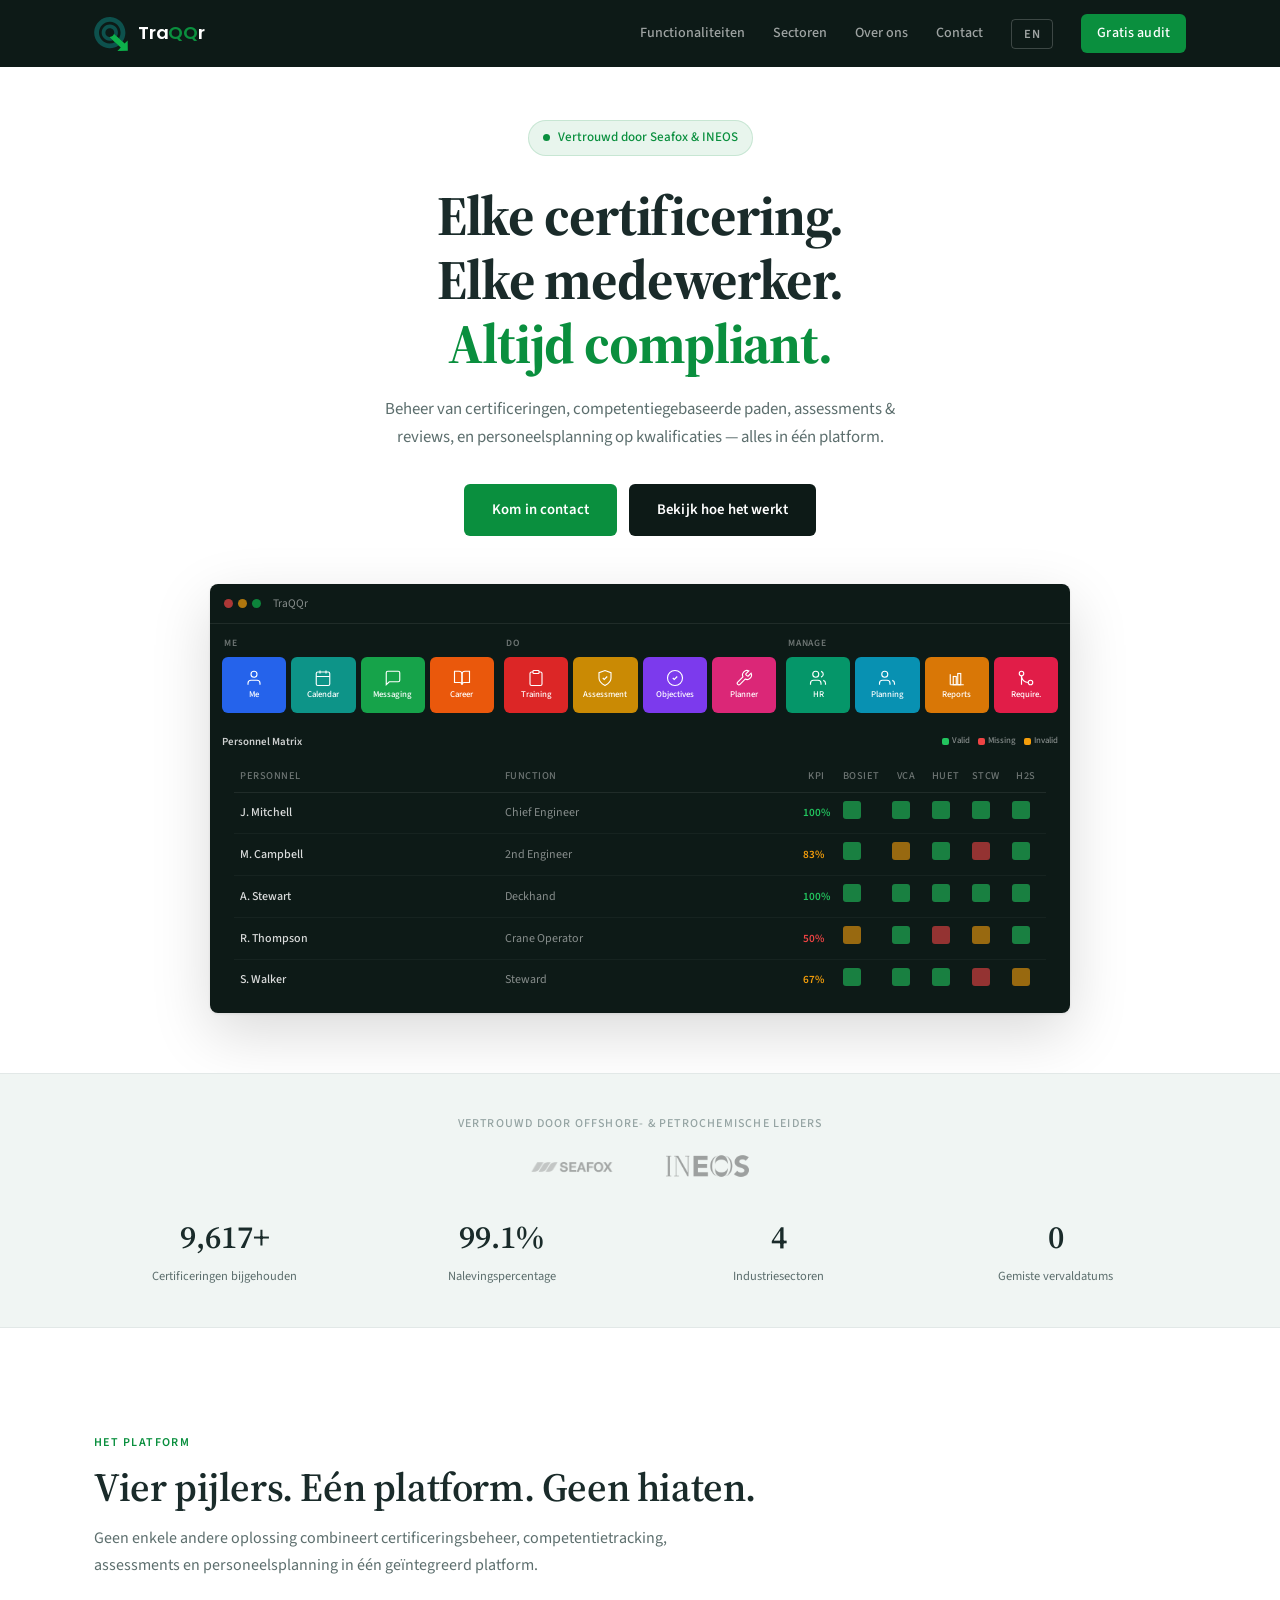
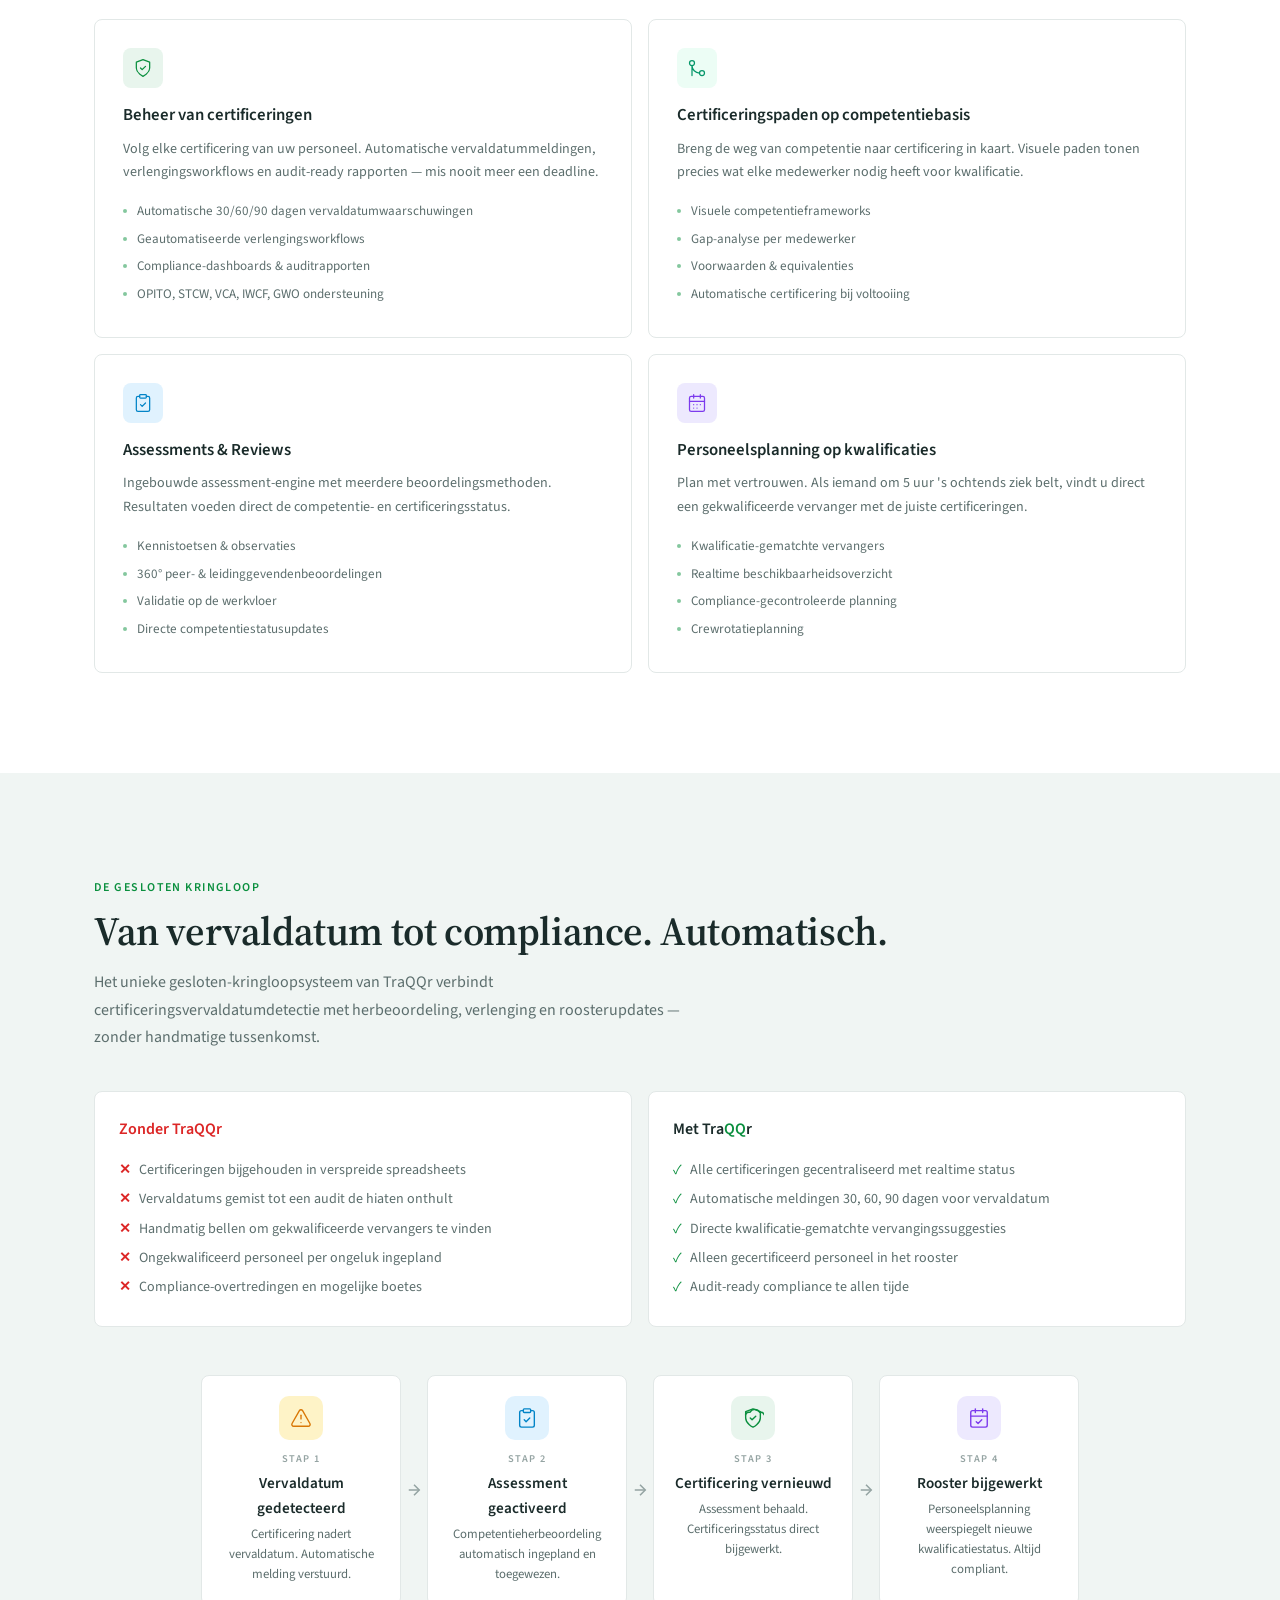
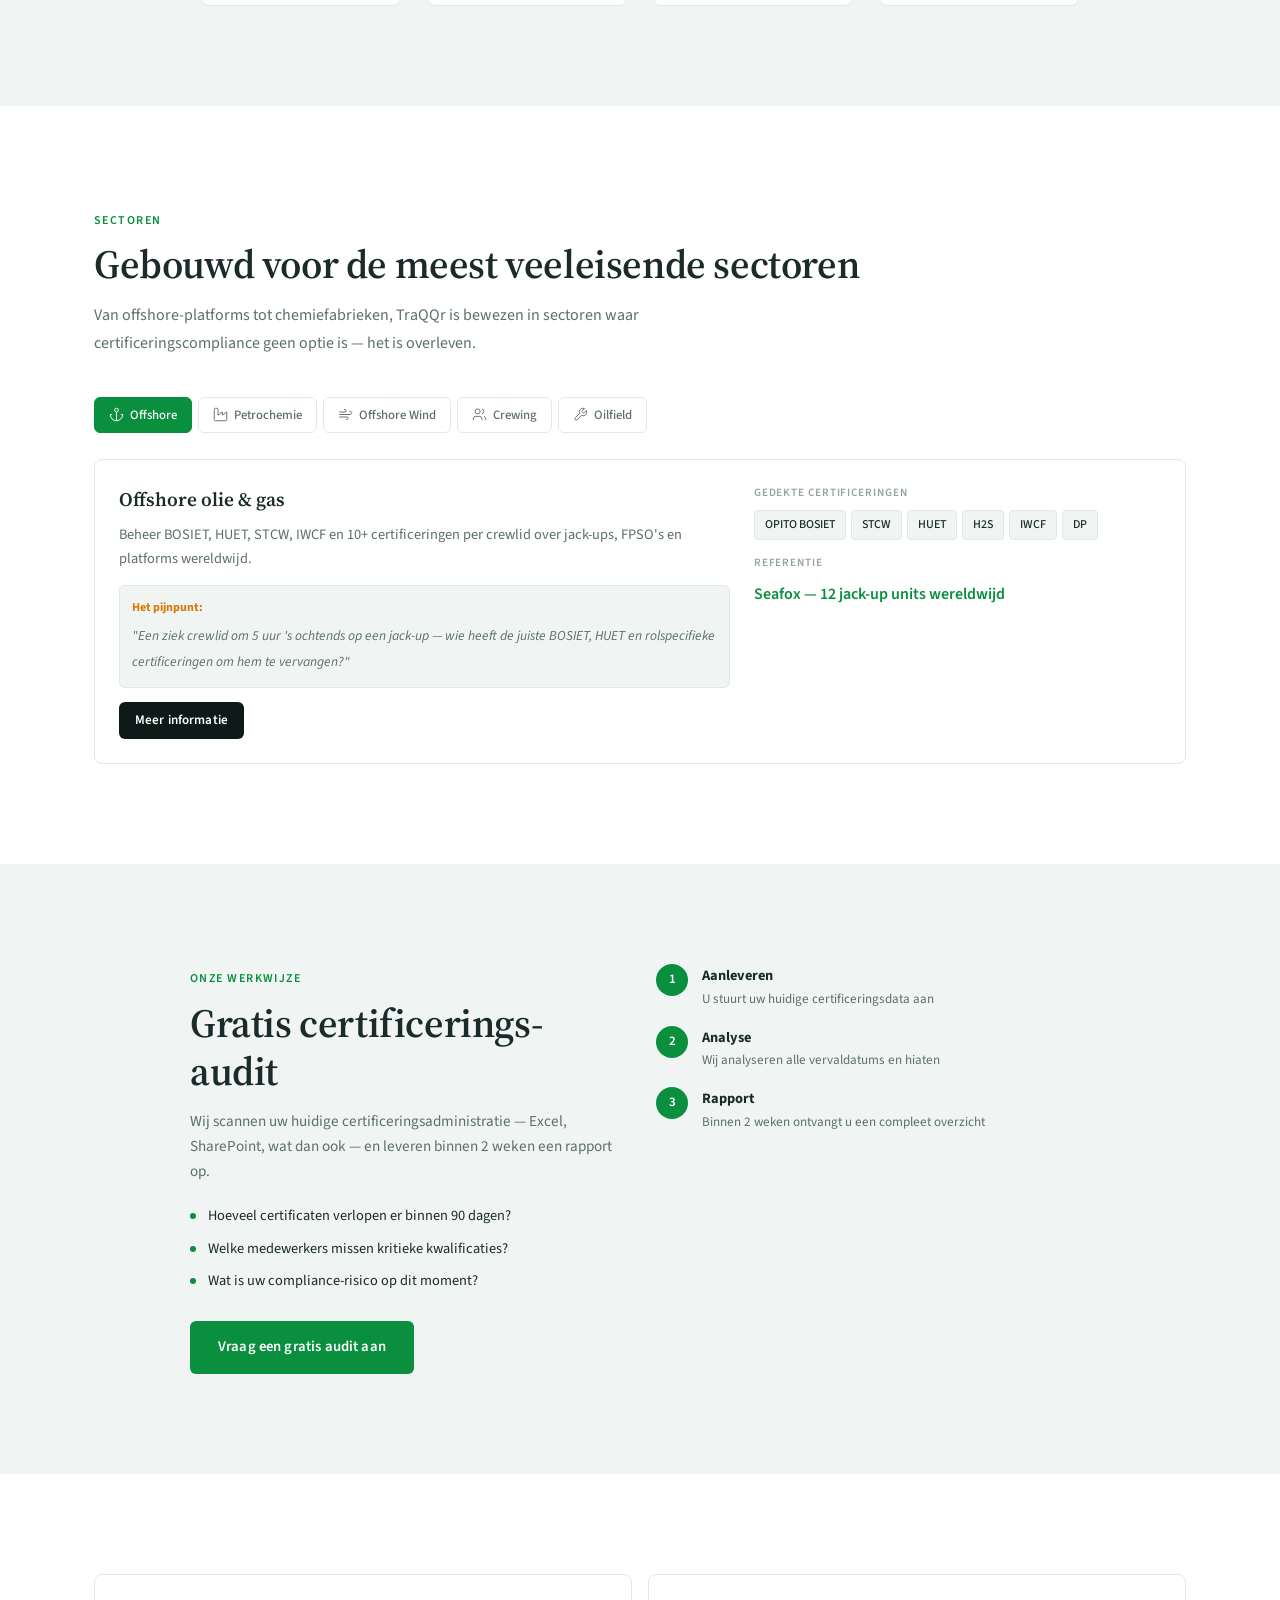
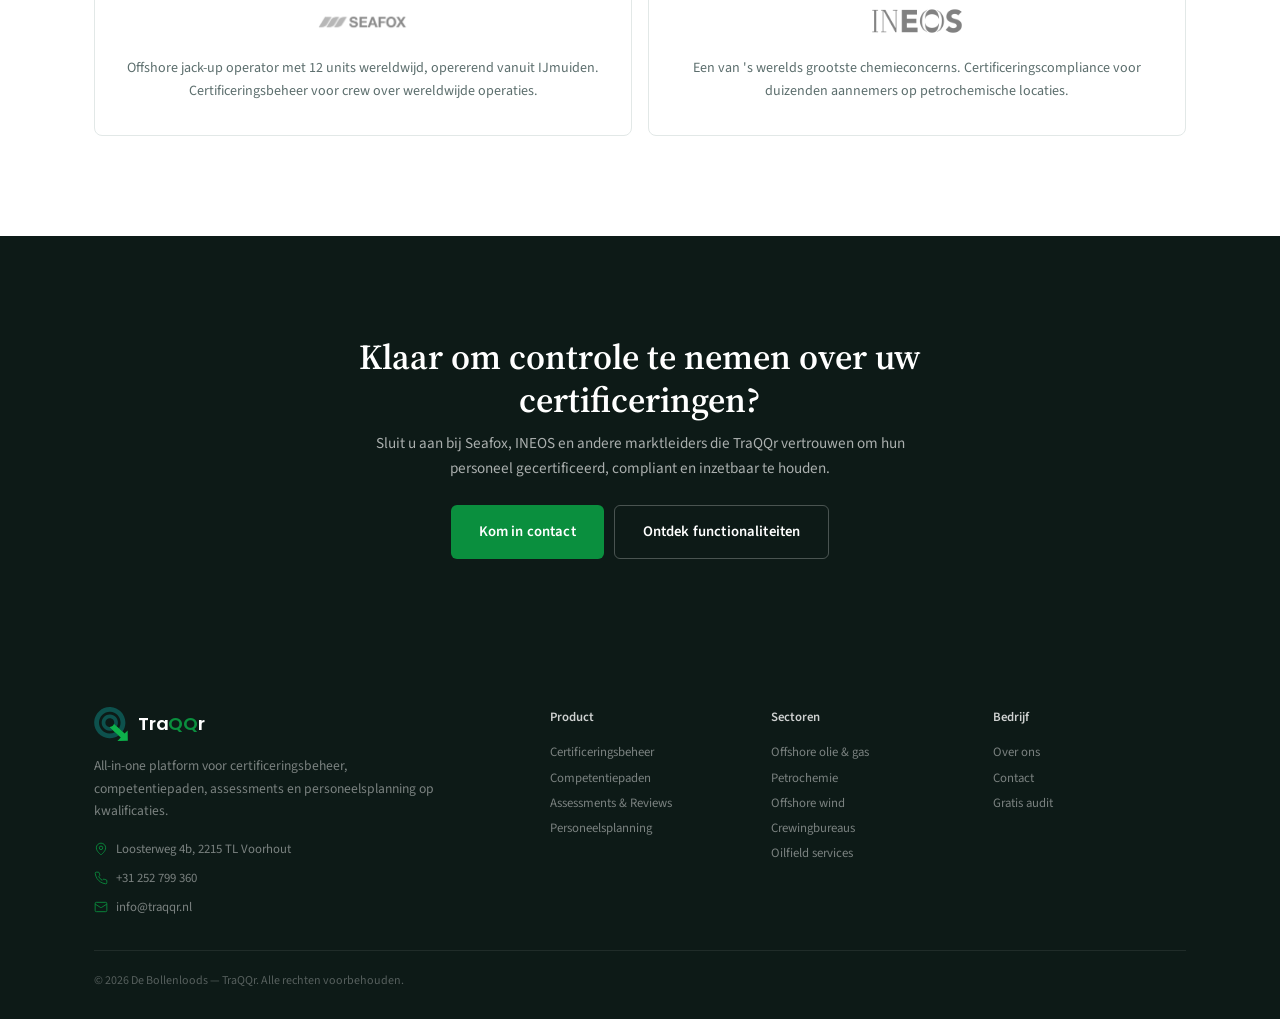
<file: index.html>
<!DOCTYPE html>
<html lang="nl">
<head>
    <meta charset="UTF-8">
    <meta name="viewport" content="width=device-width, initial-scale=1.0">
    <title data-nl="TraQQr — Certificeringsbeheer dat echt werkt" data-en="TraQQr — Certification Management That Actually Works">TraQQr — Certificeringsbeheer dat echt werkt</title>
    <meta name="description" content="All-in-one platform for certification lifecycle management, competency-based paths, assessments & reviews, and qualification-based crew planning. Trusted by Seafox and INEOS.">
    <meta name="keywords" content="certification management, competency management, crew planning, compliance tracking, OPITO, VCA, BOSIET, offshore certification">
    <link rel="icon" type="image/svg+xml" href="logo.svg">
    <meta property="og:type" content="website">
    <meta property="og:title" content="TraQQr — Certification Management That Actually Works">
    <meta property="og:description" content="All-in-one platform for certification lifecycle management, competency paths, assessments, and qualification-based crew planning.">
    <meta property="og:site_name" content="TraQQr">
    <meta name="twitter:card" content="summary_large_image">
    <link rel="preconnect" href="https://fonts.googleapis.com">
    <link rel="preconnect" href="https://fonts.gstatic.com" crossorigin>
    <link href="https://fonts.googleapis.com/css2?family=Poppins:wght@500;600&family=Source+Sans+3:wght@300;400;500;600;700&family=Source+Serif+4:wght@400;600;700&display=swap" rel="stylesheet">
    <link rel="stylesheet" href="style.css">
    <script type="application/ld+json">
    {
        "@context": "https://schema.org",
        "@type": "SoftwareApplication",
        "name": "TraQQr",
        "applicationCategory": "BusinessApplication",
        "description": "All-in-one platform for certification lifecycle management, competency-based paths, assessments & reviews, and qualification-based crew planning.",
        "operatingSystem": "Web",
        "publisher": {
            "@type": "Organization",
            "name": "TraQQr",
            "address": {
                "@type": "PostalAddress",
                "streetAddress": "Loosterweg 4b",
                "addressLocality": "Voorhout",
                "postalCode": "2215 TL",
                "addressCountry": "NL"
            },
            "telephone": "+31252799360"
        }
    }
    </script>
</head>
<body>

    <!-- Navigation -->
    <nav class="nav" id="nav">
        <div class="nav__inner">
            <a href="/" class="nav__logo">
                <img src="logo.svg" alt="TraQQr" class="nav__logo-img">
                <span class="nav__logo-text">Tra<span class="accent">QQ</span>r</span>
            </a>
            <div class="nav__links">
                <a href="features.html" data-nl="Functionaliteiten" data-en="Features">Functionaliteiten</a>
                <a href="industries.html" data-nl="Sectoren" data-en="Industries">Sectoren</a>
                <a href="about.html" data-nl="Over ons" data-en="About">Over ons</a>
                <a href="contact.html" data-nl="Contact" data-en="Contact">Contact</a>
                <button class="lang-toggle" id="langToggle" aria-label="Switch language">EN</button>
                <a href="contact.html" class="btn btn--primary btn--sm" data-nl="Gratis audit" data-en="Free audit">Gratis audit</a>
            </div>
            <button class="nav__menu" id="navMenu" aria-label="Menu">
                <span></span>
                <span></span>
                <span></span>
            </button>
        </div>
    </nav>

    <!-- Mobile menu -->
    <div class="mobile-menu" id="mobileMenu">
        <div class="mobile-menu__links">
            <a href="features.html" data-nl="Functionaliteiten" data-en="Features">Functionaliteiten</a>
            <a href="industries.html" data-nl="Sectoren" data-en="Industries">Sectoren</a>
            <a href="about.html" data-nl="Over ons" data-en="About">Over ons</a>
            <a href="contact.html" data-nl="Contact" data-en="Contact">Contact</a>
            <button class="lang-toggle" id="langToggleMobile" aria-label="Switch language">EN</button>
            <a href="contact.html" class="btn btn--primary" data-nl="Gratis audit" data-en="Free audit">Gratis audit</a>
        </div>
    </div>

    <!-- Hero -->
    <section class="hero" id="hero">
        <div class="hero__glow"></div>
        <div class="hero__glow hero__glow--secondary"></div>
        <div class="hero__content">
            <div class="hero__badge reveal">
                <span class="hero__badge-dot"></span>
                <span data-nl="Vertrouwd door Seafox &amp; INEOS" data-en="Trusted by Seafox &amp; INEOS">Vertrouwd door Seafox &amp; INEOS</span>
            </div>
            <h1 class="hero__title reveal">
                <span data-nl="Elke certificering." data-en="Every certification.">Elke certificering.</span><br>
                <span data-nl="Elke medewerker." data-en="Every person.">Elke medewerker.</span><br>
                <span class="hero__title--accent" data-nl="Altijd compliant." data-en="Always compliant.">Altijd compliant.</span>
            </h1>
            <p class="hero__subtitle reveal" data-nl="Beheer van certificeringen, competentiegebaseerde paden, assessments &amp; reviews, en personeelsplanning op kwalificaties — alles in één platform." data-en="Certification lifecycle management, competency-based paths, assessments &amp; reviews, and qualification-based crew planning — all in one platform.">Beheer van certificeringen, competentiegebaseerde paden, assessments &amp; reviews, en personeelsplanning op kwalificaties — alles in één platform.</p>
            <div class="hero__cta reveal">
                <a href="contact.html" class="btn btn--primary btn--lg" data-nl="Kom in contact" data-en="Get in Touch">
                    Kom in contact
                    <svg viewBox="0 0 24 24" fill="none" stroke="currentColor" stroke-width="2" stroke-linecap="round" stroke-linejoin="round" class="btn__icon"><path d="M5 12h14"/><path d="m12 5 7 7-7 7"/></svg>
                </a>
                <a href="features.html" class="btn btn--secondary btn--lg" data-nl="Bekijk hoe het werkt" data-en="See How It Works">
                    <svg viewBox="0 0 24 24" fill="none" stroke="currentColor" stroke-width="2" stroke-linecap="round" stroke-linejoin="round" class="btn__icon"><polygon points="5 3 19 12 5 21 5 3"/></svg>
                    Bekijk hoe het werkt
                </a>
            </div>
        </div>

        <!-- Dashboard mockup — based on real TraQQr UI -->
        <div class="dashboard reveal">
            <div class="dashboard__inner">
                <div class="dashboard__topbar">
                    <div class="dashboard__dots">
                        <span class="dot dot--red"></span>
                        <span class="dot dot--yellow"></span>
                        <span class="dot dot--green"></span>
                    </div>
                    <span class="dashboard__title">TraQQr</span>
                </div>

                <!-- Tile-based home screen (Me / Do / Manage) -->
                <div class="dashboard__tiles">
                    <div class="dashboard__tile-section">
                        <span class="dashboard__tile-label">Me</span>
                        <div class="dashboard__tile-row">
                            <div class="tile tile--blue"><svg viewBox="0 0 24 24" fill="none" stroke="currentColor" stroke-width="1.5"><path d="M20 21v-2a4 4 0 0 0-4-4H8a4 4 0 0 0-4 4v2"/><circle cx="12" cy="7" r="4"/></svg><span>Me</span></div>
                            <div class="tile tile--teal"><svg viewBox="0 0 24 24" fill="none" stroke="currentColor" stroke-width="1.5"><rect x="3" y="4" width="18" height="18" rx="2"/><path d="M16 2v4"/><path d="M8 2v4"/><path d="M3 10h18"/></svg><span>Calendar</span></div>
                            <div class="tile tile--green"><svg viewBox="0 0 24 24" fill="none" stroke="currentColor" stroke-width="1.5"><path d="M21 15a2 2 0 0 1-2 2H7l-4 4V5a2 2 0 0 1 2-2h14a2 2 0 0 1 2 2z"/></svg><span>Messaging</span></div>
                            <div class="tile tile--orange"><svg viewBox="0 0 24 24" fill="none" stroke="currentColor" stroke-width="1.5"><path d="M2 3h6a4 4 0 0 1 4 4v14a3 3 0 0 0-3-3H2z"/><path d="M22 3h-6a4 4 0 0 0-4 4v14a3 3 0 0 1 3-3h7z"/></svg><span>Career</span></div>
                        </div>
                    </div>
                    <div class="dashboard__tile-section">
                        <span class="dashboard__tile-label">Do</span>
                        <div class="dashboard__tile-row">
                            <div class="tile tile--red"><svg viewBox="0 0 24 24" fill="none" stroke="currentColor" stroke-width="1.5"><path d="M16 4h2a2 2 0 0 1 2 2v14a2 2 0 0 1-2 2H6a2 2 0 0 1-2-2V6a2 2 0 0 1 2-2h2"/><rect x="8" y="2" width="8" height="4" rx="1"/></svg><span>Training</span></div>
                            <div class="tile tile--yellow"><svg viewBox="0 0 24 24" fill="none" stroke="currentColor" stroke-width="1.5"><path d="M12 22s8-4 8-10V5l-8-3-8 3v7c0 6 8 10 8 10z"/><path d="m9 12 2 2 4-4"/></svg><span>Assessment</span></div>
                            <div class="tile tile--purple"><svg viewBox="0 0 24 24" fill="none" stroke="currentColor" stroke-width="1.5"><circle cx="12" cy="12" r="10"/><path d="m9 12 2 2 4-4"/></svg><span>Objectives</span></div>
                            <div class="tile tile--pink"><svg viewBox="0 0 24 24" fill="none" stroke="currentColor" stroke-width="1.5"><path d="M14.7 6.3a1 1 0 0 0 0 1.4l1.6 1.6a1 1 0 0 0 1.4 0l3.77-3.77a6 6 0 0 1-7.94 7.94l-6.91 6.91a2.12 2.12 0 0 1-3-3l6.91-6.91a6 6 0 0 1 7.94-7.94l-3.76 3.76z"/></svg><span>Planner</span></div>
                        </div>
                    </div>
                    <div class="dashboard__tile-section">
                        <span class="dashboard__tile-label">Manage</span>
                        <div class="dashboard__tile-row">
                            <div class="tile tile--green2"><svg viewBox="0 0 24 24" fill="none" stroke="currentColor" stroke-width="1.5"><path d="M16 21v-2a4 4 0 0 0-4-4H6a4 4 0 0 0-4 4v2"/><circle cx="9" cy="7" r="4"/><path d="M22 21v-2a4 4 0 0 0-3-3.87"/><path d="M16 3.13a4 4 0 0 1 0 7.75"/></svg><span>HR</span></div>
                            <div class="tile tile--cyan"><svg viewBox="0 0 24 24" fill="none" stroke="currentColor" stroke-width="1.5"><path d="M16 21v-2a4 4 0 0 0-4-4H6a4 4 0 0 0-4 4v2"/><circle cx="9" cy="7" r="4"/><path d="M22 21v-2a4 4 0 0 0-3-3.87"/></svg><span>Planning</span></div>
                            <div class="tile tile--orange2"><svg viewBox="0 0 24 24" fill="none" stroke="currentColor" stroke-width="1.5"><path d="M21 21H3"/><path d="M3 7v14"/><rect x="7" y="10" width="4" height="11"/><rect x="13" y="6" width="4" height="15"/></svg><span>Reports</span></div>
                            <div class="tile tile--red2"><svg viewBox="0 0 24 24" fill="none" stroke="currentColor" stroke-width="1.5"><circle cx="18" cy="18" r="3"/><circle cx="6" cy="6" r="3"/><path d="M6 21V9a9 9 0 0 0 9 9"/></svg><span>Require.</span></div>
                        </div>
                    </div>
                </div>

                <!-- Personnel compliance matrix preview -->
                <div class="dashboard__matrix">
                    <div class="dashboard__matrix-header">
                        <span class="dashboard__matrix-title">Personnel Matrix</span>
                        <div class="dashboard__matrix-legend">
                            <span class="legend legend--valid">Valid</span>
                            <span class="legend legend--missing">Missing</span>
                            <span class="legend legend--invalid">Invalid</span>
                        </div>
                    </div>
                    <table class="dashboard__table">
                        <thead>
                            <tr>
                                <th>Personnel</th>
                                <th class="hide-mobile">Function</th>
                                <th class="matrix-col">KPI</th>
                                <th class="matrix-col hide-mobile">BOSIET</th>
                                <th class="matrix-col hide-mobile">VCA</th>
                                <th class="matrix-col">HUET</th>
                                <th class="matrix-col">STCW</th>
                                <th class="matrix-col hide-mobile">H2S</th>
                            </tr>
                        </thead>
                        <tbody>
                            <tr>
                                <td class="dashboard__cert-name">J. Mitchell</td>
                                <td class="hide-mobile">Chief Engineer</td>
                                <td><span class="kpi-score">100%</span></td>
                                <td class="hide-mobile"><span class="matrix-cell matrix-cell--valid"></span></td>
                                <td class="hide-mobile"><span class="matrix-cell matrix-cell--valid"></span></td>
                                <td><span class="matrix-cell matrix-cell--valid"></span></td>
                                <td><span class="matrix-cell matrix-cell--valid"></span></td>
                                <td class="hide-mobile"><span class="matrix-cell matrix-cell--valid"></span></td>
                            </tr>
                            <tr>
                                <td class="dashboard__cert-name">M. Campbell</td>
                                <td class="hide-mobile">2nd Engineer</td>
                                <td><span class="kpi-score kpi-score--warning">83%</span></td>
                                <td class="hide-mobile"><span class="matrix-cell matrix-cell--valid"></span></td>
                                <td class="hide-mobile"><span class="matrix-cell matrix-cell--invalid"></span></td>
                                <td><span class="matrix-cell matrix-cell--valid"></span></td>
                                <td><span class="matrix-cell matrix-cell--missing"></span></td>
                                <td class="hide-mobile"><span class="matrix-cell matrix-cell--valid"></span></td>
                            </tr>
                            <tr>
                                <td class="dashboard__cert-name">A. Stewart</td>
                                <td class="hide-mobile">Deckhand</td>
                                <td><span class="kpi-score">100%</span></td>
                                <td class="hide-mobile"><span class="matrix-cell matrix-cell--valid"></span></td>
                                <td class="hide-mobile"><span class="matrix-cell matrix-cell--valid"></span></td>
                                <td><span class="matrix-cell matrix-cell--valid"></span></td>
                                <td><span class="matrix-cell matrix-cell--valid"></span></td>
                                <td class="hide-mobile"><span class="matrix-cell matrix-cell--valid"></span></td>
                            </tr>
                            <tr>
                                <td class="dashboard__cert-name">R. Thompson</td>
                                <td class="hide-mobile">Crane Operator</td>
                                <td><span class="kpi-score kpi-score--danger">50%</span></td>
                                <td class="hide-mobile"><span class="matrix-cell matrix-cell--invalid"></span></td>
                                <td class="hide-mobile"><span class="matrix-cell matrix-cell--valid"></span></td>
                                <td><span class="matrix-cell matrix-cell--missing"></span></td>
                                <td><span class="matrix-cell matrix-cell--invalid"></span></td>
                                <td class="hide-mobile"><span class="matrix-cell matrix-cell--valid"></span></td>
                            </tr>
                            <tr>
                                <td class="dashboard__cert-name">S. Walker</td>
                                <td class="hide-mobile">Steward</td>
                                <td><span class="kpi-score kpi-score--warning">67%</span></td>
                                <td class="hide-mobile"><span class="matrix-cell matrix-cell--valid"></span></td>
                                <td class="hide-mobile"><span class="matrix-cell matrix-cell--valid"></span></td>
                                <td><span class="matrix-cell matrix-cell--valid"></span></td>
                                <td><span class="matrix-cell matrix-cell--missing"></span></td>
                                <td class="hide-mobile"><span class="matrix-cell matrix-cell--invalid"></span></td>
                            </tr>
                        </tbody>
                    </table>
                </div>
            </div>
        </div>
    </section>

    <!-- Social proof -->
    <section class="social-proof">
        <div class="container">
            <p class="social-proof__label reveal" data-nl="Vertrouwd door offshore- &amp; petrochemische leiders" data-en="Trusted by offshore &amp; petrochemical leaders">Vertrouwd door offshore- &amp; petrochemische leiders</p>
            <div class="social-proof__logos reveal">
                <img src="seafox_logo.png" alt="Seafox" class="social-proof__logo-img">
                <img src="ineos_logo.png" alt="INEOS" class="social-proof__logo-img">
            </div>
            <div class="social-proof__metrics reveal">
                <div class="metric">
                    <span class="metric__value" data-count="10000">0</span><span class="metric__suffix">+</span>
                    <span class="metric__label" data-nl="Certificeringen bijgehouden" data-en="Certifications Tracked">Certificeringen bijgehouden</span>
                </div>
                <div class="metric">
                    <span class="metric__value">99.1</span><span class="metric__suffix">%</span>
                    <span class="metric__label" data-nl="Nalevingspercentage" data-en="Compliance Rate">Nalevingspercentage</span>
                </div>
                <div class="metric">
                    <span class="metric__value" data-count="4">0</span>
                    <span class="metric__label" data-nl="Industriesectoren" data-en="Industry Sectors">Industriesectoren</span>
                </div>
                <div class="metric">
                    <span class="metric__value">0</span>
                    <span class="metric__label" data-nl="Gemiste vervaldatums" data-en="Missed Expiry Dates">Gemiste vervaldatums</span>
                </div>
            </div>
        </div>
    </section>

    <!-- Four Pillars -->
    <section class="section pillars" id="pillars">
        <div class="container">
            <span class="section__label reveal" data-nl="Het Platform" data-en="The Platform">Het Platform</span>
            <h2 class="section__title reveal" data-nl="Vier pijlers. Eén platform. Geen hiaten." data-en="Four pillars. One platform. Zero gaps.">Vier pijlers. Eén platform. Geen hiaten.</h2>
            <p class="section__description reveal" data-nl="Geen enkele andere oplossing combineert certificeringsbeheer, competentietracking, assessments en personeelsplanning in één geïntegreerd platform." data-en="No other solution combines certification management, competency tracking, assessments, and crew planning in a single, integrated platform.">Geen enkele andere oplossing combineert certificeringsbeheer, competentietracking, assessments en personeelsplanning in één geïntegreerd platform.</p>
            <div class="pillars__grid">
                <a href="features.html#certifications" class="pillar-card reveal">
                    <div class="pillar-card__icon pillar-card__icon--green">
                        <svg viewBox="0 0 24 24" fill="none" stroke="currentColor" stroke-width="1.5" stroke-linecap="round" stroke-linejoin="round"><path d="M12 22s8-4 8-10V5l-8-3-8 3v7c0 6 8 10 8 10z"/><path d="m9 12 2 2 4-4"/></svg>
                    </div>
                    <h3 data-nl="Beheer van certificeringen" data-en="Certification Lifecycle Management">Beheer van certificeringen</h3>
                    <p data-nl="Volg elke certificering van uw personeel. Automatische vervaldatummeldingen, verlengingsworkflows en audit-ready rapporten — mis nooit meer een deadline." data-en="Track every certification across your workforce. Automatic expiry alerts, renewal workflows, and audit-ready reports — never miss a deadline again.">Volg elke certificering van uw personeel. Automatische vervaldatummeldingen, verlengingsworkflows en audit-ready rapporten — mis nooit meer een deadline.</p>
                    <ul class="pillar-card__features">
                        <li data-nl="Automatische 30/60/90 dagen vervaldatumwaarschuwingen" data-en="Automatic 30/60/90 day expiry warnings">Automatische 30/60/90 dagen vervaldatumwaarschuwingen</li>
                        <li data-nl="Geautomatiseerde verlengingsworkflows" data-en="Renewal workflow automation">Geautomatiseerde verlengingsworkflows</li>
                        <li data-nl="Compliance-dashboards &amp; auditrapporten" data-en="Compliance dashboards &amp; audit reports">Compliance-dashboards &amp; auditrapporten</li>
                        <li data-nl="OPITO, STCW, VCA, IWCF, GWO ondersteuning" data-en="OPITO, STCW, VCA, IWCF, GWO support">OPITO, STCW, VCA, IWCF, GWO ondersteuning</li>
                    </ul>
                </a>
                <a href="features.html#competencies" class="pillar-card reveal">
                    <div class="pillar-card__icon pillar-card__icon--emerald">
                        <svg viewBox="0 0 24 24" fill="none" stroke="currentColor" stroke-width="1.5" stroke-linecap="round" stroke-linejoin="round"><circle cx="18" cy="18" r="3"/><circle cx="6" cy="6" r="3"/><path d="M6 21V9a9 9 0 0 0 9 9"/></svg>
                    </div>
                    <h3 data-nl="Certificeringspaden op competentiebasis" data-en="Competency-Based Certification Paths">Certificeringspaden op competentiebasis</h3>
                    <p data-nl="Breng de weg van competentie naar certificering in kaart. Visuele paden tonen precies wat elke medewerker nodig heeft voor kwalificatie." data-en="Map the journey from competency to certification. Visual paths show exactly what each employee needs to achieve qualification.">Breng de weg van competentie naar certificering in kaart. Visuele paden tonen precies wat elke medewerker nodig heeft voor kwalificatie.</p>
                    <ul class="pillar-card__features">
                        <li data-nl="Visuele competentieframeworks" data-en="Visual competency frameworks">Visuele competentieframeworks</li>
                        <li data-nl="Gap-analyse per medewerker" data-en="Gap analysis per employee">Gap-analyse per medewerker</li>
                        <li data-nl="Voorwaarden &amp; equivalenties" data-en="Prerequisites &amp; equivalencies">Voorwaarden &amp; equivalenties</li>
                        <li data-nl="Automatische certificering bij voltooiing" data-en="Auto-certification on completion">Automatische certificering bij voltooiing</li>
                    </ul>
                </a>
                <a href="features.html#assessments" class="pillar-card reveal">
                    <div class="pillar-card__icon pillar-card__icon--sky">
                        <svg viewBox="0 0 24 24" fill="none" stroke="currentColor" stroke-width="1.5" stroke-linecap="round" stroke-linejoin="round"><path d="M16 4h2a2 2 0 0 1 2 2v14a2 2 0 0 1-2 2H6a2 2 0 0 1-2-2V6a2 2 0 0 1 2-2h2"/><rect x="8" y="2" width="8" height="4" rx="1"/><path d="m9 14 2 2 4-4"/></svg>
                    </div>
                    <h3 data-nl="Assessments &amp; Reviews" data-en="Assessments &amp; Reviews">Assessments &amp; Reviews</h3>
                    <p data-nl="Ingebouwde assessment-engine met meerdere beoordelingsmethoden. Resultaten voeden direct de competentie- en certificeringsstatus." data-en="Built-in assessment engine with multiple evaluation methods. Results directly feed competency and certification status.">Ingebouwde assessment-engine met meerdere beoordelingsmethoden. Resultaten voeden direct de competentie- en certificeringsstatus.</p>
                    <ul class="pillar-card__features">
                        <li data-nl="Kennistoetsen &amp; observaties" data-en="Knowledge tests &amp; observations">Kennistoetsen &amp; observaties</li>
                        <li data-nl="360° peer- &amp; leidinggevendenbeoordelingen" data-en="360° peer &amp; supervisor reviews">360° peer- &amp; leidinggevendenbeoordelingen</li>
                        <li data-nl="Validatie op de werkvloer" data-en="On-the-job validation">Validatie op de werkvloer</li>
                        <li data-nl="Directe competentiestatusupdates" data-en="Direct competency status updates">Directe competentiestatusupdates</li>
                    </ul>
                </a>
                <a href="features.html#planning" class="pillar-card reveal">
                    <div class="pillar-card__icon pillar-card__icon--violet">
                        <svg viewBox="0 0 24 24" fill="none" stroke="currentColor" stroke-width="1.5" stroke-linecap="round" stroke-linejoin="round"><rect x="3" y="4" width="18" height="18" rx="2"/><path d="M16 2v4"/><path d="M8 2v4"/><path d="M3 10h18"/><path d="M8 14h.01"/><path d="M12 14h.01"/><path d="M16 14h.01"/><path d="M8 18h.01"/><path d="M12 18h.01"/></svg>
                    </div>
                    <h3 data-nl="Personeelsplanning op kwalificaties" data-en="Qualification-Based Crew Planning">Personeelsplanning op kwalificaties</h3>
                    <p data-nl="Plan met vertrouwen. Als iemand om 5 uur 's ochtends ziek belt, vindt u direct een gekwalificeerde vervanger met de juiste certificeringen." data-en="Schedule with confidence. When someone calls in sick at 5 AM, instantly find a qualified replacement with the right certifications.">Plan met vertrouwen. Als iemand om 5 uur 's ochtends ziek belt, vindt u direct een gekwalificeerde vervanger met de juiste certificeringen.</p>
                    <ul class="pillar-card__features">
                        <li data-nl="Kwalificatie-gematchte vervangers" data-en="Qualification-matched replacements">Kwalificatie-gematchte vervangers</li>
                        <li data-nl="Realtime beschikbaarheidsoverzicht" data-en="Real-time availability overview">Realtime beschikbaarheidsoverzicht</li>
                        <li data-nl="Compliance-gecontroleerde planning" data-en="Compliance-checked scheduling">Compliance-gecontroleerde planning</li>
                        <li data-nl="Crewrotatieplanning" data-en="Crew rotation planning">Crewrotatieplanning</li>
                    </ul>
                </a>
            </div>
        </div>
    </section>

    <!-- Closed Loop -->
    <section class="section closed-loop">
        <div class="container">
            <span class="section__label reveal" data-nl="De gesloten kringloop" data-en="The Closed Loop">De gesloten kringloop</span>
            <h2 class="section__title reveal" data-nl="Van vervaldatum tot compliance. Automatisch." data-en="From expiry to compliance. Automatically.">Van vervaldatum tot compliance. Automatisch.</h2>
            <p class="section__description reveal" data-nl="Het unieke gesloten-kringloopsysteem van TraQQr verbindt certificeringsvervaldatumdetectie met herbeoordeling, verlenging en roosterupdates — zonder handmatige tussenkomst." data-en="TraQQr's unique closed-loop system connects certification expiry detection to reassessment, renewal, and schedule updates — without manual intervention.">Het unieke gesloten-kringloopsysteem van TraQQr verbindt certificeringsvervaldatumdetectie met herbeoordeling, verlenging en roosterupdates — zonder handmatige tussenkomst.</p>

            <!-- Before / After -->
            <div class="comparison reveal">
                <div class="comparison__card comparison__card--before">
                    <h3 data-nl="Zonder Tra<span class=&quot;text-red&quot;>QQ</span>r" data-en="Without Tra<span class=&quot;text-red&quot;>QQ</span>r">Zonder Tra<span class="text-red">QQ</span>r</h3>
                    <ul>
                        <li><span class="comparison__x">&#10005;</span> <span data-nl="Certificeringen bijgehouden in verspreide spreadsheets" data-en="Certifications tracked in scattered spreadsheets">Certificeringen bijgehouden in verspreide spreadsheets</span></li>
                        <li><span class="comparison__x">&#10005;</span> <span data-nl="Vervaldatums gemist tot een audit de hiaten onthult" data-en="Expiry dates missed until audit reveals gaps">Vervaldatums gemist tot een audit de hiaten onthult</span></li>
                        <li><span class="comparison__x">&#10005;</span> <span data-nl="Handmatig bellen om gekwalificeerde vervangers te vinden" data-en="Manual phone calls to find qualified replacements">Handmatig bellen om gekwalificeerde vervangers te vinden</span></li>
                        <li><span class="comparison__x">&#10005;</span> <span data-nl="Ongekwalificeerd personeel per ongeluk ingepland" data-en="Unqualified staff accidentally scheduled">Ongekwalificeerd personeel per ongeluk ingepland</span></li>
                        <li><span class="comparison__x">&#10005;</span> <span data-nl="Compliance-overtredingen en mogelijke boetes" data-en="Compliance violations and potential fines">Compliance-overtredingen en mogelijke boetes</span></li>
                    </ul>
                </div>
                <div class="comparison__card comparison__card--after">
                    <h3 data-nl="Met Tra<span class=&quot;accent&quot;>QQ</span>r" data-en="With Tra<span class=&quot;accent&quot;>QQ</span>r">Met Tra<span class="accent">QQ</span>r</h3>
                    <ul>
                        <li><span class="comparison__check">&#10003;</span> <span data-nl="Alle certificeringen gecentraliseerd met realtime status" data-en="All certifications centralized with real-time status">Alle certificeringen gecentraliseerd met realtime status</span></li>
                        <li><span class="comparison__check">&#10003;</span> <span data-nl="Automatische meldingen 30, 60, 90 dagen voor vervaldatum" data-en="Automatic alerts 30, 60, 90 days before expiry">Automatische meldingen 30, 60, 90 dagen voor vervaldatum</span></li>
                        <li><span class="comparison__check">&#10003;</span> <span data-nl="Directe kwalificatie-gematchte vervangingssuggesties" data-en="Instant qualification-matched replacement suggestions">Directe kwalificatie-gematchte vervangingssuggesties</span></li>
                        <li><span class="comparison__check">&#10003;</span> <span data-nl="Alleen gecertificeerd personeel in het rooster" data-en="Only certified personnel in the schedule">Alleen gecertificeerd personeel in het rooster</span></li>
                        <li><span class="comparison__check">&#10003;</span> <span data-nl="Audit-ready compliance te allen tijde" data-en="Audit-ready compliance at all times">Audit-ready compliance te allen tijde</span></li>
                    </ul>
                </div>
            </div>

            <!-- Steps -->
            <div class="loop-steps">
                <div class="loop-step reveal">
                    <div class="loop-step__icon loop-step__icon--warning">
                        <svg viewBox="0 0 24 24" fill="none" stroke="currentColor" stroke-width="1.5" stroke-linecap="round" stroke-linejoin="round"><path d="m21.73 18-8-14a2 2 0 0 0-3.48 0l-8 14A2 2 0 0 0 4 21h16a2 2 0 0 0 1.73-3Z"/><line x1="12" y1="9" x2="12" y2="13"/><line x1="12" y1="17" x2="12.01" y2="17"/></svg>
                    </div>
                    <span class="loop-step__number" data-nl="Stap 1" data-en="Step 1">Stap 1</span>
                    <h4 data-nl="Vervaldatum gedetecteerd" data-en="Expiry Detected">Vervaldatum gedetecteerd</h4>
                    <p data-nl="Certificering nadert vervaldatum. Automatische melding verstuurd." data-en="Certification approaching expiry date. Automatic alert triggered.">Certificering nadert vervaldatum. Automatische melding verstuurd.</p>
                </div>
                <div class="loop-step__arrow reveal">
                    <svg viewBox="0 0 24 24" fill="none" stroke="currentColor" stroke-width="2"><path d="M5 12h14"/><path d="m12 5 7 7-7 7"/></svg>
                </div>
                <div class="loop-step reveal">
                    <div class="loop-step__icon loop-step__icon--sky">
                        <svg viewBox="0 0 24 24" fill="none" stroke="currentColor" stroke-width="1.5" stroke-linecap="round" stroke-linejoin="round"><path d="M16 4h2a2 2 0 0 1 2 2v14a2 2 0 0 1-2 2H6a2 2 0 0 1-2-2V6a2 2 0 0 1 2-2h2"/><rect x="8" y="2" width="8" height="4" rx="1"/><path d="m9 14 2 2 4-4"/></svg>
                    </div>
                    <span class="loop-step__number" data-nl="Stap 2" data-en="Step 2">Stap 2</span>
                    <h4 data-nl="Assessment geactiveerd" data-en="Assessment Triggered">Assessment geactiveerd</h4>
                    <p data-nl="Competentieherbeoordeling automatisch ingepland en toegewezen." data-en="Competency reassessment automatically scheduled and assigned.">Competentieherbeoordeling automatisch ingepland en toegewezen.</p>
                </div>
                <div class="loop-step__arrow reveal">
                    <svg viewBox="0 0 24 24" fill="none" stroke="currentColor" stroke-width="2"><path d="M5 12h14"/><path d="m12 5 7 7-7 7"/></svg>
                </div>
                <div class="loop-step reveal">
                    <div class="loop-step__icon loop-step__icon--green">
                        <svg viewBox="0 0 24 24" fill="none" stroke="currentColor" stroke-width="1.5" stroke-linecap="round" stroke-linejoin="round"><path d="M3.85 8.62a4 4 0 0 1 4.78-2.75 6.07 6.07 0 0 1 10.74 0 4 4 0 0 1 4.78 2.75"/><path d="m9 12 2 2 4-4"/><path d="M12 22s8-4 8-10V5l-8-3-8 3v7c0 6 8 10 8 10z"/></svg>
                    </div>
                    <span class="loop-step__number" data-nl="Stap 3" data-en="Step 3">Stap 3</span>
                    <h4 data-nl="Certificering vernieuwd" data-en="Certification Renewed">Certificering vernieuwd</h4>
                    <p data-nl="Assessment behaald. Certificeringsstatus direct bijgewerkt." data-en="Assessment passed. Certification status updated instantly.">Assessment behaald. Certificeringsstatus direct bijgewerkt.</p>
                </div>
                <div class="loop-step__arrow reveal">
                    <svg viewBox="0 0 24 24" fill="none" stroke="currentColor" stroke-width="2"><path d="M5 12h14"/><path d="m12 5 7 7-7 7"/></svg>
                </div>
                <div class="loop-step reveal">
                    <div class="loop-step__icon loop-step__icon--violet">
                        <svg viewBox="0 0 24 24" fill="none" stroke="currentColor" stroke-width="1.5" stroke-linecap="round" stroke-linejoin="round"><rect x="3" y="4" width="18" height="18" rx="2"/><path d="M16 2v4"/><path d="M8 2v4"/><path d="M3 10h18"/><path d="m9 16 2 2 4-4"/></svg>
                    </div>
                    <span class="loop-step__number" data-nl="Stap 4" data-en="Step 4">Stap 4</span>
                    <h4 data-nl="Rooster bijgewerkt" data-en="Schedule Updated">Rooster bijgewerkt</h4>
                    <p data-nl="Personeelsplanning weerspiegelt nieuwe kwalificatiestatus. Altijd compliant." data-en="Crew planning reflects new qualification status. Always compliant.">Personeelsplanning weerspiegelt nieuwe kwalificatiestatus. Altijd compliant.</p>
                </div>
            </div>
        </div>
    </section>

    <!-- Industries -->
    <section class="section industries" id="industries">
        <div class="container">
            <span class="section__label reveal" data-nl="Sectoren" data-en="Industries">Sectoren</span>
            <h2 class="section__title reveal" data-nl="Gebouwd voor de meest veeleisende sectoren" data-en="Built for the most demanding sectors">Gebouwd voor de meest veeleisende sectoren</h2>
            <p class="section__description reveal" data-nl="Van offshore-platforms tot chemiefabrieken, TraQQr is bewezen in sectoren waar certificeringscompliance geen optie is — het is overleven." data-en="From offshore platforms to chemical plants, TraQQr is proven in industries where certification compliance isn't optional — it's survival.">Van offshore-platforms tot chemiefabrieken, TraQQr is bewezen in sectoren waar certificeringscompliance geen optie is — het is overleven.</p>

            <div class="industry-tabs reveal">
                <button class="industry-tab active" data-tab="offshore">
                    <svg viewBox="0 0 24 24" fill="none" stroke="currentColor" stroke-width="1.5"><circle cx="12" cy="5" r="3"/><line x1="12" y1="22" x2="12" y2="8"/><path d="M5 12H2a10 10 0 0 0 20 0h-3"/></svg>
                    <span data-nl="Offshore" data-en="Offshore">Offshore</span>
                </button>
                <button class="industry-tab" data-tab="petrochem">
                    <svg viewBox="0 0 24 24" fill="none" stroke="currentColor" stroke-width="1.5"><path d="M2 20a2 2 0 0 0 2 2h16a2 2 0 0 0 2-2V8l-7 5V8l-7 5V4a2 2 0 0 0-2-2H4a2 2 0 0 0-2 2Z"/></svg>
                    <span data-nl="Petrochemie" data-en="Petrochemical">Petrochemie</span>
                </button>
                <button class="industry-tab" data-tab="wind">
                    <svg viewBox="0 0 24 24" fill="none" stroke="currentColor" stroke-width="1.5"><path d="M17.7 7.7a2.5 2.5 0 1 1 1.8 4.3H2"/><path d="M9.6 4.6A2 2 0 1 1 11 8H2"/><path d="M12.6 19.4A2 2 0 1 0 14 16H2"/></svg>
                    <span data-nl="Offshore Wind" data-en="Offshore Wind">Offshore Wind</span>
                </button>
                <button class="industry-tab" data-tab="crewing">
                    <svg viewBox="0 0 24 24" fill="none" stroke="currentColor" stroke-width="1.5"><path d="M16 21v-2a4 4 0 0 0-4-4H6a4 4 0 0 0-4 4v2"/><circle cx="9" cy="7" r="4"/><path d="M22 21v-2a4 4 0 0 0-3-3.87"/><path d="M16 3.13a4 4 0 0 1 0 7.75"/></svg>
                    <span data-nl="Crewing" data-en="Crewing">Crewing</span>
                </button>
                <button class="industry-tab" data-tab="oilfield">
                    <svg viewBox="0 0 24 24" fill="none" stroke="currentColor" stroke-width="1.5"><path d="M14.7 6.3a1 1 0 0 0 0 1.4l1.6 1.6a1 1 0 0 0 1.4 0l3.77-3.77a6 6 0 0 1-7.94 7.94l-6.91 6.91a2.12 2.12 0 0 1-3-3l6.91-6.91a6 6 0 0 1 7.94-7.94l-3.76 3.76z"/></svg>
                    <span data-nl="Oilfield" data-en="Oilfield">Oilfield</span>
                </button>
            </div>

            <div class="industry-panels">
                <div class="industry-panel active" id="panel-offshore">
                    <div class="industry-panel__content">
                        <h3 data-nl="Offshore olie &amp; gas" data-en="Offshore Oil &amp; Gas">Offshore olie &amp; gas</h3>
                        <p data-nl="Beheer BOSIET, HUET, STCW, IWCF en 10+ certificeringen per crewlid over jack-ups, FPSO's en platforms wereldwijd." data-en="Manage BOSIET, HUET, STCW, IWCF, and 10+ certifications per crew member across jack-ups, FPSO's, and platforms worldwide.">Beheer BOSIET, HUET, STCW, IWCF en 10+ certificeringen per crewlid over jack-ups, FPSO's en platforms wereldwijd.</p>
                        <div class="industry-panel__pain">
                            <strong data-nl="Het pijnpunt:" data-en="The pain point:">Het pijnpunt:</strong>
                            <em data-nl="&quot;Een ziek crewlid om 5 uur 's ochtends op een jack-up — wie heeft de juiste BOSIET, HUET en rolspecifieke certificeringen om hem te vervangen?&quot;" data-en="&quot;A sick crew member at 5 AM on a jack-up — who has the right BOSIET, HUET, and role-specific certifications to replace them?&quot;">"Een ziek crewlid om 5 uur 's ochtends op een jack-up — wie heeft de juiste BOSIET, HUET en rolspecifieke certificeringen om hem te vervangen?"</em>
                        </div>
                        <a href="industries.html#offshore" class="btn btn--secondary btn--sm" data-nl="Meer informatie" data-en="Learn more">Meer informatie</a>
                    </div>
                    <div class="industry-panel__meta">
                        <div class="industry-panel__certs">
                            <h4 data-nl="Gedekte certificeringen" data-en="Certifications Covered">Gedekte certificeringen</h4>
                            <div class="tag-list">
                                <span class="tag">OPITO BOSIET</span>
                                <span class="tag">STCW</span>
                                <span class="tag">HUET</span>
                                <span class="tag">H2S</span>
                                <span class="tag">IWCF</span>
                                <span class="tag">DP</span>
                            </div>
                        </div>
                        <div class="industry-panel__ref">
                            <h4 data-nl="Referentie" data-en="Reference">Referentie</h4>
                            <p class="accent-text" data-nl="Seafox — 12 jack-up units wereldwijd" data-en="Seafox — 12 jack-up units worldwide">Seafox — 12 jack-up units wereldwijd</p>
                        </div>
                    </div>
                </div>
                <div class="industry-panel" id="panel-petrochem">
                    <div class="industry-panel__content">
                        <h3 data-nl="Petrochemie &amp; chemie" data-en="Petrochemical &amp; Chemical">Petrochemie &amp; chemie</h3>
                        <p data-nl="VCA/SCC-verificatie voor duizenden aannemers tijdens turnarounds. Toegangscontrole met realtime certificeringscontroles." data-en="Handle VCA/SCC verification for thousands of contractors during turnarounds. Site access control with real-time certification checks.">VCA/SCC-verificatie voor duizenden aannemers tijdens turnarounds. Toegangscontrole met realtime certificeringscontroles.</p>
                        <div class="industry-panel__pain">
                            <strong data-nl="Het pijnpunt:" data-en="The pain point:">Het pijnpunt:</strong>
                            <em data-nl="&quot;Tijdens turnarounds gaat het aantal aannemers van honderden naar duizenden — allemaal met geverifieerde certificeringen.&quot;" data-en="&quot;During turnarounds, contractor headcount goes from hundreds to thousands — all needing verified certifications.&quot;">"Tijdens turnarounds gaat het aantal aannemers van honderden naar duizenden — allemaal met geverifieerde certificeringen."</em>
                        </div>
                        <a href="industries.html#petrochemical" class="btn btn--secondary btn--sm" data-nl="Meer informatie" data-en="Learn more">Meer informatie</a>
                    </div>
                    <div class="industry-panel__meta">
                        <div class="industry-panel__certs">
                            <h4 data-nl="Gedekte certificeringen" data-en="Certifications Covered">Gedekte certificeringen</h4>
                            <div class="tag-list">
                                <span class="tag">VCA/SCC</span>
                                <span class="tag">BRZO/SEVESO</span>
                                <span class="tag">ATEX</span>
                                <span class="tag" data-nl="Besloten ruimten" data-en="Confined Space">Besloten ruimten</span>
                                <span class="tag" data-nl="Werken op hoogte" data-en="Working at Height">Werken op hoogte</span>
                            </div>
                        </div>
                        <div class="industry-panel__ref">
                            <h4 data-nl="Referentie" data-en="Reference">Referentie</h4>
                            <p class="accent-text" data-nl="INEOS — een van 's werelds grootste chemieconcerns" data-en="INEOS — one of the world's largest chemical companies">INEOS — een van 's werelds grootste chemieconcerns</p>
                        </div>
                    </div>
                </div>
                <div class="industry-panel" id="panel-wind">
                    <div class="industry-panel__content">
                        <h3 data-nl="Offshore wind &amp; hernieuwbare energie" data-en="Offshore Wind &amp; Renewables">Offshore wind &amp; hernieuwbare energie</h3>
                        <p data-nl="Volg GWO-modules, OPITO-windextensies en STCW voor WTIV-crews, turbinetechnici en kabellegteams." data-en="Track GWO modules, OPITO wind extensions, and STCW for WTIV crews, turbine technicians, and cable laying teams.">Volg GWO-modules, OPITO-windextensies en STCW voor WTIV-crews, turbinetechnici en kabellegteams.</p>
                        <div class="industry-panel__pain">
                            <strong data-nl="Het pijnpunt:" data-en="The pain point:">Het pijnpunt:</strong>
                            <em data-nl="&quot;Snelle opschaling van gecertificeerd personeel in de snelstgroeiende energiesector.&quot;" data-en="&quot;Rapid scaling of certified personnel in the fastest-growing energy sector.&quot;">"Snelle opschaling van gecertificeerd personeel in de snelstgroeiende energiesector."</em>
                        </div>
                        <a href="industries.html#wind" class="btn btn--secondary btn--sm" data-nl="Meer informatie" data-en="Learn more">Meer informatie</a>
                    </div>
                    <div class="industry-panel__meta">
                        <div class="industry-panel__certs">
                            <h4 data-nl="Gedekte certificeringen" data-en="Certifications Covered">Gedekte certificeringen</h4>
                            <div class="tag-list">
                                <span class="tag" data-nl="GWO (6 modules)" data-en="GWO (6 modules)">GWO (6 modules)</span>
                                <span class="tag">OPITO Wind</span>
                                <span class="tag">STCW</span>
                                <span class="tag" data-nl="EHBO" data-en="First Aid">EHBO</span>
                            </div>
                        </div>
                        <div class="industry-panel__ref">
                            <h4 data-nl="Referentie" data-en="Reference">Referentie</h4>
                            <p class="accent-text" data-nl="De snelstgroeiende offshore energiemarkt" data-en="The fastest-growing offshore energy market">De snelstgroeiende offshore energiemarkt</p>
                        </div>
                    </div>
                </div>
                <div class="industry-panel" id="panel-crewing">
                    <div class="industry-panel__content">
                        <h3 data-nl="Crewing- &amp; uitzendbureaus" data-en="Crewing &amp; Staffing Agencies">Crewing- &amp; uitzendbureaus</h3>
                        <p data-nl="Beheer certificeringen voor honderden uitgezette medewerkers bij tientallen opdrachtgevers. Eén verlopen certificaat = verloren omzet." data-en="Manage certifications for hundreds of deployed workers across dozens of client operators. One expired certificate = lost revenue.">Beheer certificeringen voor honderden uitgezette medewerkers bij tientallen opdrachtgevers. Eén verlopen certificaat = verloren omzet.</p>
                        <div class="industry-panel__pain">
                            <strong data-nl="Het pijnpunt:" data-en="The pain point:">Het pijnpunt:</strong>
                            <em data-nl="&quot;Eén verlopen BOSIET = medewerker niet inzetbaar = direct omzetverlies.&quot;" data-en="&quot;One expired BOSIET = worker not deployable = immediate revenue loss.&quot;">"Eén verlopen BOSIET = medewerker niet inzetbaar = direct omzetverlies."</em>
                        </div>
                        <a href="industries.html#crewing" class="btn btn--secondary btn--sm" data-nl="Meer informatie" data-en="Learn more">Meer informatie</a>
                    </div>
                    <div class="industry-panel__meta">
                        <div class="industry-panel__certs">
                            <h4 data-nl="Gedekte certificeringen" data-en="Certifications Covered">Gedekte certificeringen</h4>
                            <div class="tag-list">
                                <span class="tag" data-nl="Multi-standaard" data-en="Multi-standard">Multi-standaard</span>
                                <span class="tag" data-nl="Klantspecifiek" data-en="Client-specific">Klantspecifiek</span>
                                <span class="tag" data-nl="Grensoverschrijdend" data-en="Cross-jurisdictional">Grensoverschrijdend</span>
                            </div>
                        </div>
                        <div class="industry-panel__ref">
                            <h4 data-nl="Referentie" data-en="Reference">Referentie</h4>
                            <p class="accent-text" data-nl="Multipliereffect — één contract bereikt tientallen operators" data-en="Multiplier effect — one contract reaches dozens of operators">Multipliereffect — één contract bereikt tientallen operators</p>
                        </div>
                    </div>
                </div>
                <div class="industry-panel" id="panel-oilfield">
                    <div class="industry-panel__content">
                        <h3 data-nl="Oilfield services" data-en="Oilfield Services">Oilfield services</h3>
                        <p data-nl="Mobiele veldmedewerkers met uitgebreide certificeringsvereisten over meerdere locaties en landen." data-en="Mobile field workers with extensive certification requirements across multiple locations and countries.">Mobiele veldmedewerkers met uitgebreide certificeringsvereisten over meerdere locaties en landen.</p>
                        <div class="industry-panel__pain">
                            <strong data-nl="Het pijnpunt:" data-en="The pain point:">Het pijnpunt:</strong>
                            <em data-nl="&quot;Veldmedewerkers in meerdere landen, elk met andere certificeringsvereisten.&quot;" data-en="&quot;Field workers across multiple countries, each with different certification requirements.&quot;">"Veldmedewerkers in meerdere landen, elk met andere certificeringsvereisten."</em>
                        </div>
                        <a href="industries.html#oilfield" class="btn btn--secondary btn--sm" data-nl="Meer informatie" data-en="Learn more">Meer informatie</a>
                    </div>
                    <div class="industry-panel__meta">
                        <div class="industry-panel__certs">
                            <h4 data-nl="Gedekte certificeringen" data-en="Certifications Covered">Gedekte certificeringen</h4>
                            <div class="tag-list">
                                <span class="tag">IWCF</span>
                                <span class="tag">IRATA</span>
                                <span class="tag">NDT</span>
                                <span class="tag" data-nl="Lassen" data-en="Welding">Lassen</span>
                                <span class="tag">VCA</span>
                            </div>
                        </div>
                        <div class="industry-panel__ref">
                            <h4 data-nl="Referentie" data-en="Reference">Referentie</h4>
                            <p class="accent-text" data-nl="Multi-locatie, multinationale operaties" data-en="Multi-site, multi-country operations">Multi-locatie, multinationale operaties</p>
                        </div>
                    </div>
                </div>
            </div>
        </div>
    </section>

    <!-- Free Audit -->
    <section class="section audit-section">
        <div class="container">
            <div class="audit-block reveal">
                <div class="audit-block__content">
                    <span class="section__label" data-nl="Onze werkwijze" data-en="How we work">Onze werkwijze</span>
                    <h2 class="section__title" data-nl="Gratis certificerings-audit" data-en="Free certification audit">Gratis certificerings-audit</h2>
                    <p data-nl="Wij scannen uw huidige certificeringsadministratie — Excel, SharePoint, wat dan ook — en leveren binnen 2 weken een rapport op." data-en="We scan your current certification administration — Excel, SharePoint, whatever you use — and deliver a report within 2 weeks.">Wij scannen uw huidige certificeringsadministratie — Excel, SharePoint, wat dan ook — en leveren binnen 2 weken een rapport op.</p>
                    <ul class="audit-block__list">
                        <li data-nl="Hoeveel certificaten verlopen er binnen 90 dagen?" data-en="How many certificates expire within 90 days?">Hoeveel certificaten verlopen er binnen 90 dagen?</li>
                        <li data-nl="Welke medewerkers missen kritieke kwalificaties?" data-en="Which employees are missing critical qualifications?">Welke medewerkers missen kritieke kwalificaties?</li>
                        <li data-nl="Wat is uw compliance-risico op dit moment?" data-en="What is your compliance risk right now?">Wat is uw compliance-risico op dit moment?</li>
                    </ul>
                    <a href="contact.html" class="btn btn--primary btn--lg" data-nl="Vraag een gratis audit aan" data-en="Request a free audit">Vraag een gratis audit aan</a>
                </div>
                <div class="audit-block__steps">
                    <div class="audit-step">
                        <span class="audit-step__number">1</span>
                        <div>
                            <strong data-nl="Aanleveren" data-en="Submit">Aanleveren</strong>
                            <p data-nl="U stuurt uw huidige certificeringsdata aan" data-en="You send us your current certification data">U stuurt uw huidige certificeringsdata aan</p>
                        </div>
                    </div>
                    <div class="audit-step">
                        <span class="audit-step__number">2</span>
                        <div>
                            <strong data-nl="Analyse" data-en="Analysis">Analyse</strong>
                            <p data-nl="Wij analyseren alle vervaldatums en hiaten" data-en="We analyze all expiry dates and gaps">Wij analyseren alle vervaldatums en hiaten</p>
                        </div>
                    </div>
                    <div class="audit-step">
                        <span class="audit-step__number">3</span>
                        <div>
                            <strong data-nl="Rapport" data-en="Report">Rapport</strong>
                            <p data-nl="Binnen 2 weken ontvangt u een compleet overzicht" data-en="Within 2 weeks you receive a complete overview">Binnen 2 weken ontvangt u een compleet overzicht</p>
                        </div>
                    </div>
                </div>
            </div>
        </div>
    </section>

    <!-- Trusted By -->
    <section class="section testimonials">
        <div class="container">
            <div class="testimonials__grid">
                <div class="testimonial-card reveal">
                    <div class="trusted-card">
                        <img src="seafox_logo.png" alt="Seafox" class="trusted-card__logo">
                        <p data-nl="Offshore jack-up operator met 12 units wereldwijd, opererend vanuit IJmuiden. Certificeringsbeheer voor crew over wereldwijde operaties." data-en="Offshore jack-up operator with 12 units worldwide, operating from IJmuiden. Managing certifications for crew across global operations.">Offshore jack-up operator met 12 units wereldwijd, opererend vanuit IJmuiden. Certificeringsbeheer voor crew over wereldwijde operaties.</p>
                    </div>
                </div>
                <div class="testimonial-card reveal">
                    <div class="trusted-card">
                        <img src="ineos_logo.png" alt="INEOS" class="trusted-card__logo">
                        <p data-nl="Een van 's werelds grootste chemieconcerns. Certificeringscompliance voor duizenden aannemers op petrochemische locaties." data-en="One of the world's largest chemical companies. Certification compliance for thousands of contractors across petrochemical sites.">Een van 's werelds grootste chemieconcerns. Certificeringscompliance voor duizenden aannemers op petrochemische locaties.</p>
                        </div>
                    </div>
                </div>
            </div>
        </div>
    </section>

    <!-- CTA -->
    <section class="section cta">
        <div class="cta__glow"></div>
        <div class="container">
            <div class="cta__content reveal">
                <h2 data-nl="Klaar om controle te nemen over uw certificeringen?" data-en="Ready to take control of your certifications?">Klaar om controle te nemen over uw certificeringen?</h2>
                <p data-nl="Sluit u aan bij Seafox, INEOS en andere marktleiders die TraQQr vertrouwen om hun personeel gecertificeerd, compliant en inzetbaar te houden." data-en="Join Seafox, INEOS, and other industry leaders who trust TraQQr to keep their workforce certified, compliant, and deployable.">Sluit u aan bij Seafox, INEOS en andere marktleiders die TraQQr vertrouwen om hun personeel gecertificeerd, compliant en inzetbaar te houden.</p>
                <div class="cta__buttons">
                    <a href="contact.html" class="btn btn--primary btn--lg" data-nl="Kom in contact" data-en="Get in Touch">
                        Kom in contact
                        <svg viewBox="0 0 24 24" fill="none" stroke="currentColor" stroke-width="2" stroke-linecap="round" stroke-linejoin="round" class="btn__icon"><path d="M5 12h14"/><path d="m12 5 7 7-7 7"/></svg>
                    </a>
                    <a href="features.html" class="btn btn--ghost btn--lg" data-nl="Ontdek functionaliteiten" data-en="Explore Features">Ontdek functionaliteiten</a>
                </div>
            </div>
        </div>
    </section>

    <!-- Footer -->
    <footer class="footer">
        <div class="container">
            <div class="footer__grid">
                <div class="footer__brand">
                    <a href="/" class="nav__logo">
                        <img src="logo.svg" alt="TraQQr" class="nav__logo-img">
                        <span class="nav__logo-text">Tra<span class="accent">QQ</span>r</span>
                    </a>
                    <p class="footer__description" data-nl="All-in-one platform voor certificeringsbeheer, competentiepaden, assessments en personeelsplanning op kwalificaties." data-en="All-in-one platform for certification lifecycle management, competency paths, assessments, and qualification-based crew planning.">All-in-one platform voor certificeringsbeheer, competentiepaden, assessments en personeelsplanning op kwalificaties.</p>
                    <div class="footer__contact-links">
                        <a href="https://www.google.com/maps/dir/?api=1&amp;destination=Loosterweg+4b+2215TL+Voorhout" target="_blank" rel="noopener noreferrer">
                            <svg viewBox="0 0 24 24" fill="none" stroke="currentColor" stroke-width="1.5"><path d="M20 10c0 6-8 12-8 12s-8-6-8-12a8 8 0 0 1 16 0Z"/><circle cx="12" cy="10" r="3"/></svg>
                            Loosterweg 4b, 2215 TL Voorhout
                        </a>
                        <a href="tel:+31252799360">
                            <svg viewBox="0 0 24 24" fill="none" stroke="currentColor" stroke-width="1.5"><path d="M22 16.92v3a2 2 0 0 1-2.18 2 19.79 19.79 0 0 1-8.63-3.07 19.5 19.5 0 0 1-6-6 19.79 19.79 0 0 1-3.07-8.67A2 2 0 0 1 4.11 2h3a2 2 0 0 1 2 1.72c.127.96.361 1.903.7 2.81a2 2 0 0 1-.45 2.11L8.09 9.91a16 16 0 0 0 6 6l1.27-1.27a2 2 0 0 1 2.11-.45c.907.339 1.85.573 2.81.7A2 2 0 0 1 22 16.92z"/></svg>
                            +31 252 799 360
                        </a>
                        <a href="mailto:info@traqqr.nl">
                            <svg viewBox="0 0 24 24" fill="none" stroke="currentColor" stroke-width="1.5"><rect x="2" y="4" width="20" height="16" rx="2"/><path d="m22 7-8.97 5.7a1.94 1.94 0 0 1-2.06 0L2 7"/></svg>
                            info@traqqr.nl
                        </a>
                    </div>
                </div>
                <div class="footer__links">
                    <div>
                        <h4 data-nl="Product" data-en="Product">Product</h4>
                        <a href="features.html#certifications" data-nl="Certificeringsbeheer" data-en="Certification Management">Certificeringsbeheer</a>
                        <a href="features.html#competencies" data-nl="Competentiepaden" data-en="Competency Paths">Competentiepaden</a>
                        <a href="features.html#assessments" data-nl="Assessments &amp; Reviews" data-en="Assessments &amp; Reviews">Assessments &amp; Reviews</a>
                        <a href="features.html#planning" data-nl="Personeelsplanning" data-en="Crew Planning">Personeelsplanning</a>
                    </div>
                    <div>
                        <h4 data-nl="Sectoren" data-en="Industries">Sectoren</h4>
                        <a href="industries.html#offshore" data-nl="Offshore olie &amp; gas" data-en="Offshore Oil &amp; Gas">Offshore olie &amp; gas</a>
                        <a href="industries.html#petrochemical" data-nl="Petrochemie" data-en="Petrochemical">Petrochemie</a>
                        <a href="industries.html#wind" data-nl="Offshore wind" data-en="Offshore Wind">Offshore wind</a>
                        <a href="industries.html#crewing" data-nl="Crewingbureaus" data-en="Crewing Agencies">Crewingbureaus</a>
                        <a href="industries.html#oilfield" data-nl="Oilfield services" data-en="Oilfield Services">Oilfield services</a>
                    </div>
                    <div>
                        <h4 data-nl="Bedrijf" data-en="Company">Bedrijf</h4>
                        <a href="about.html" data-nl="Over ons" data-en="About">Over ons</a>
                        <a href="contact.html" data-nl="Contact" data-en="Contact">Contact</a>
                        <a href="contact.html" data-nl="Gratis audit" data-en="Free audit">Gratis audit</a>
                    </div>
                </div>
            </div>
            <div class="footer__bottom">
                <p data-nl="&copy; 2026 De Bollenloods — TraQQr. Alle rechten voorbehouden." data-en="&copy; 2026 De Bollenloods — TraQQr. All rights reserved.">&copy; 2026 De Bollenloods — TraQQr. Alle rechten voorbehouden.</p>
            </div>
        </div>
    </footer>

    <script src="script.js"></script>
</body>
</html>
</file>
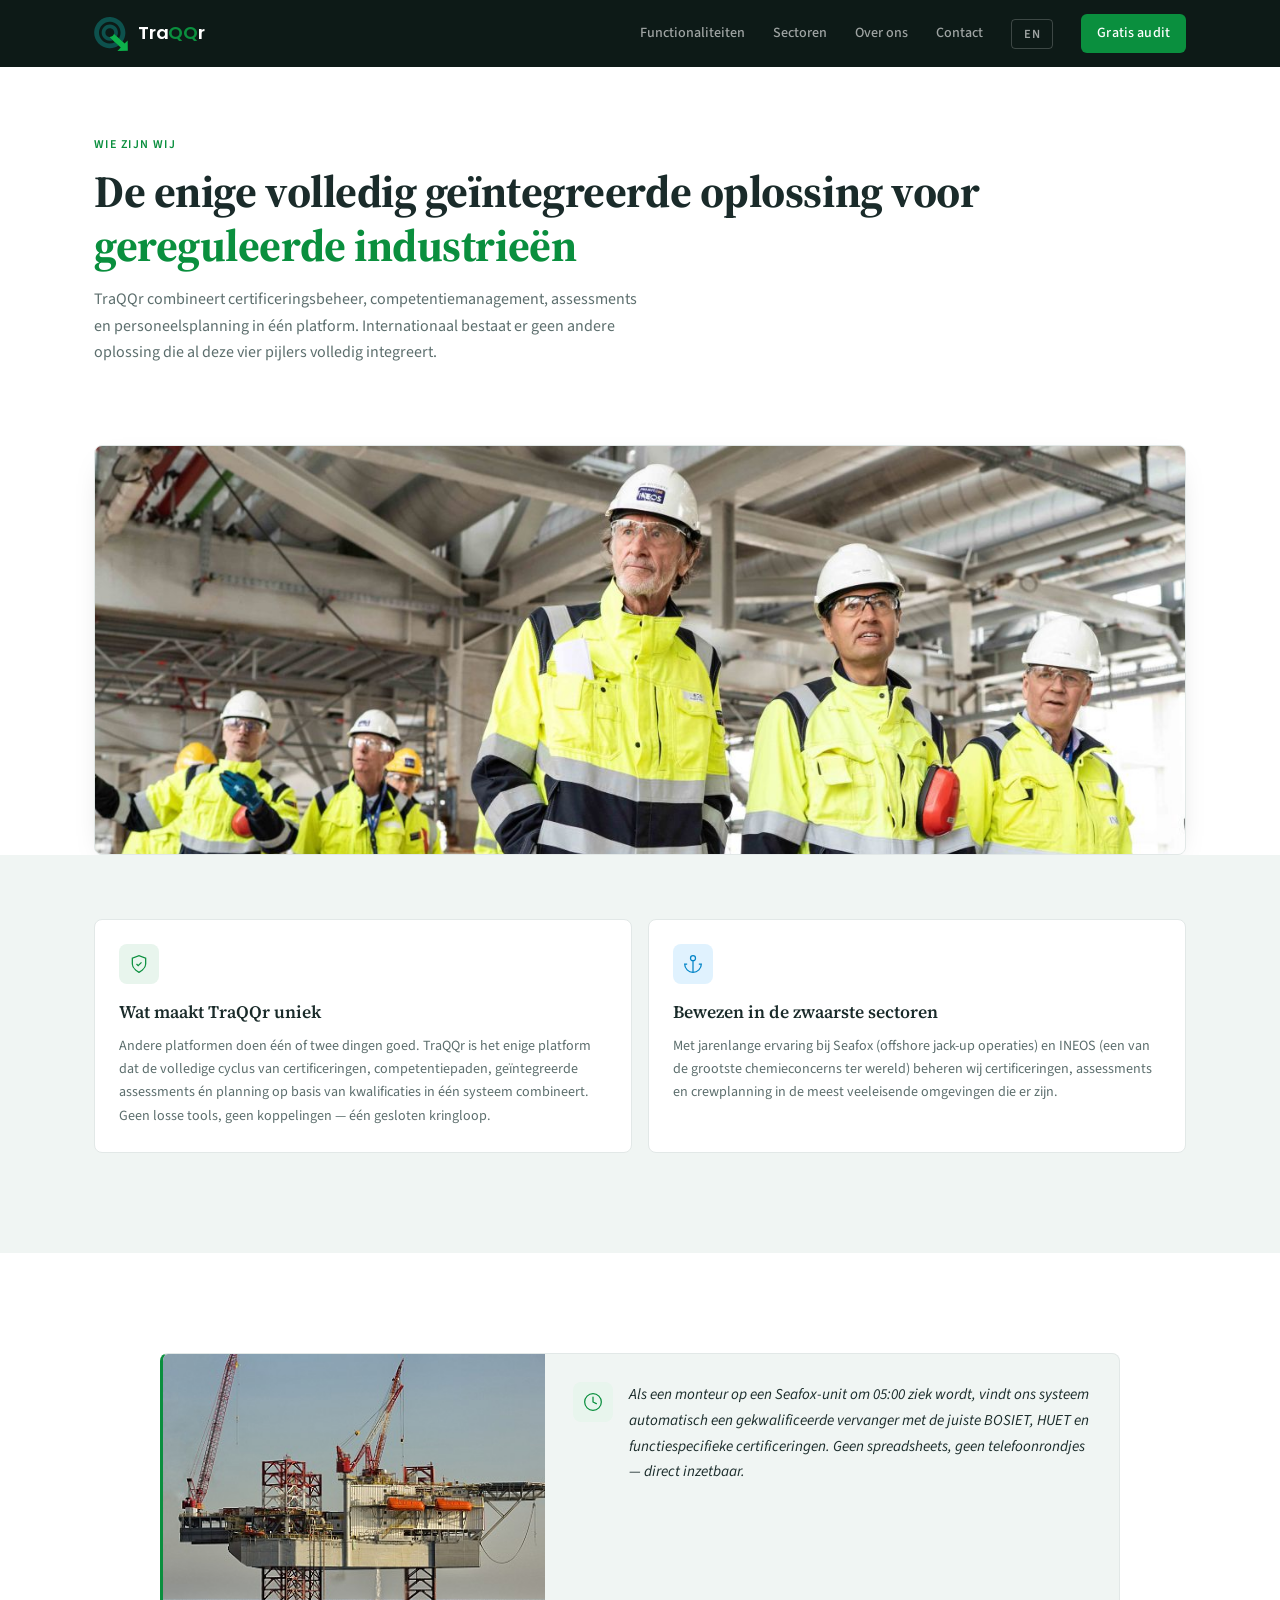
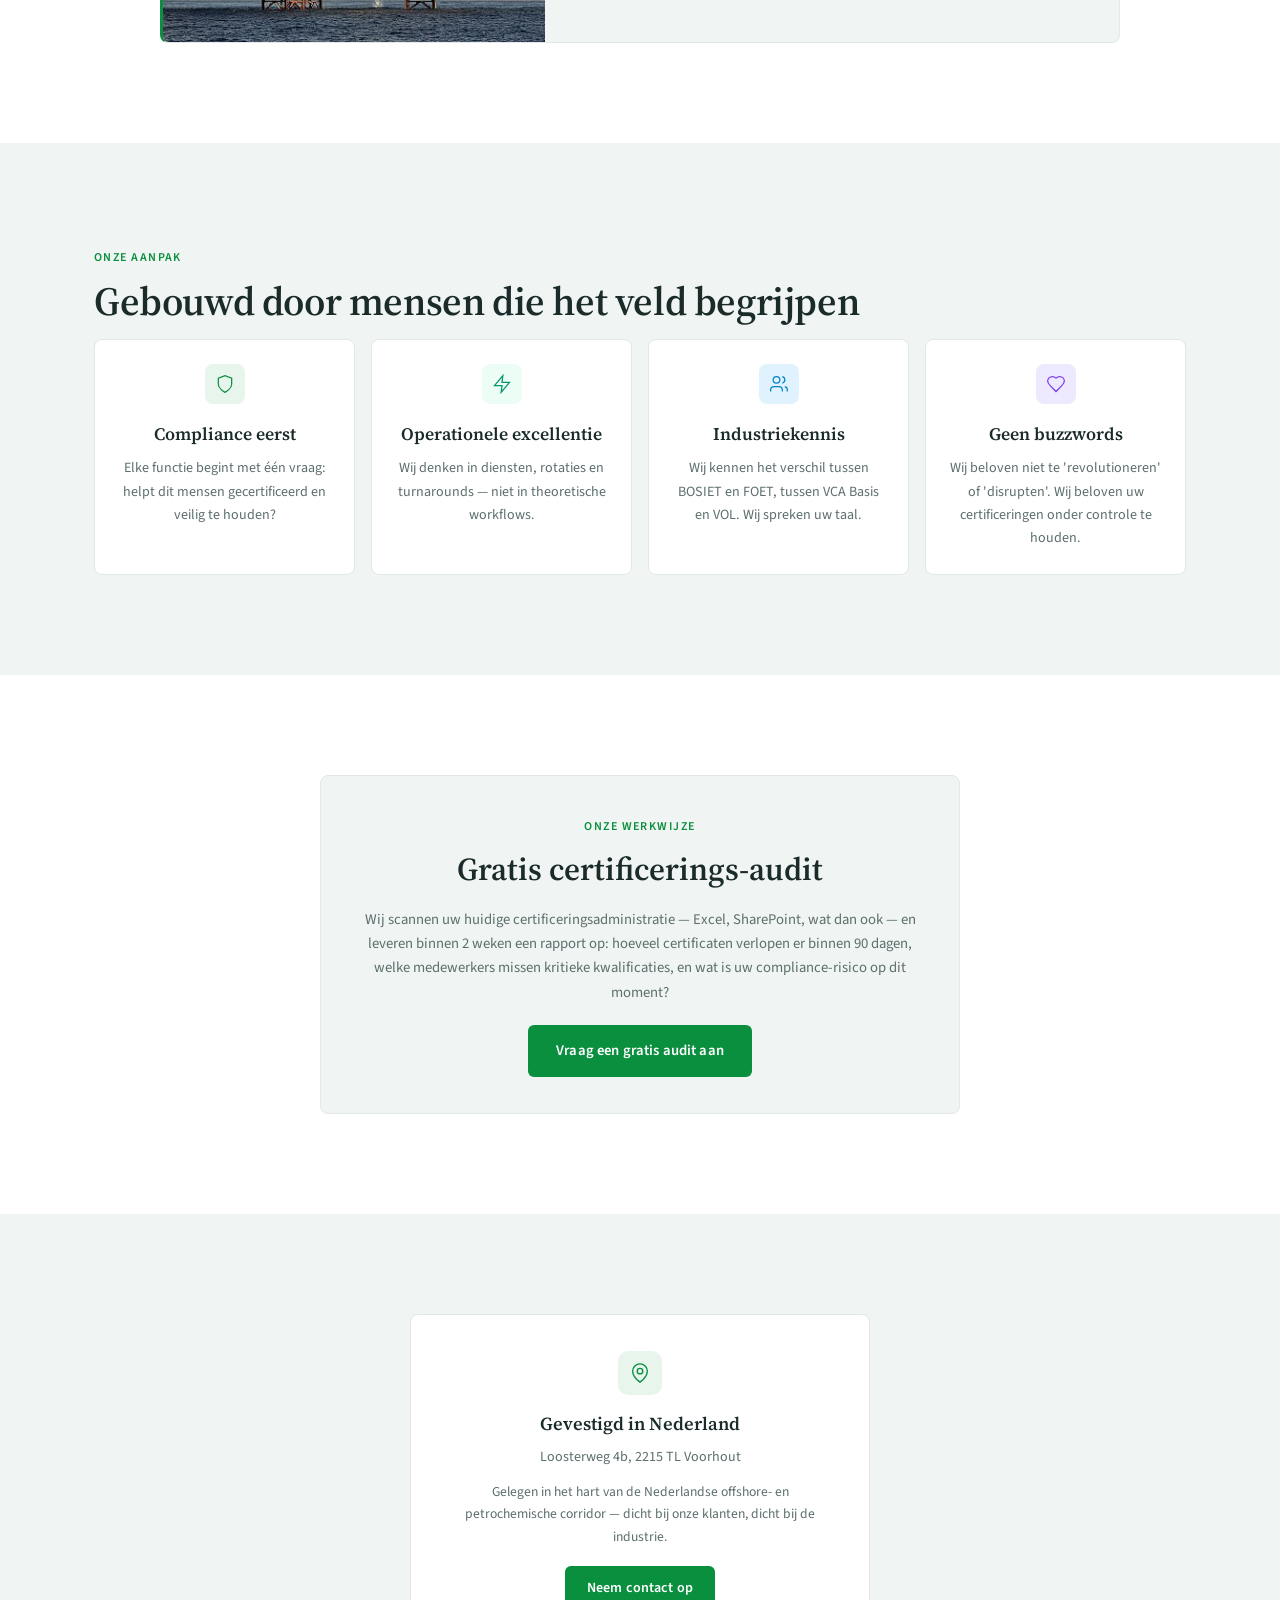
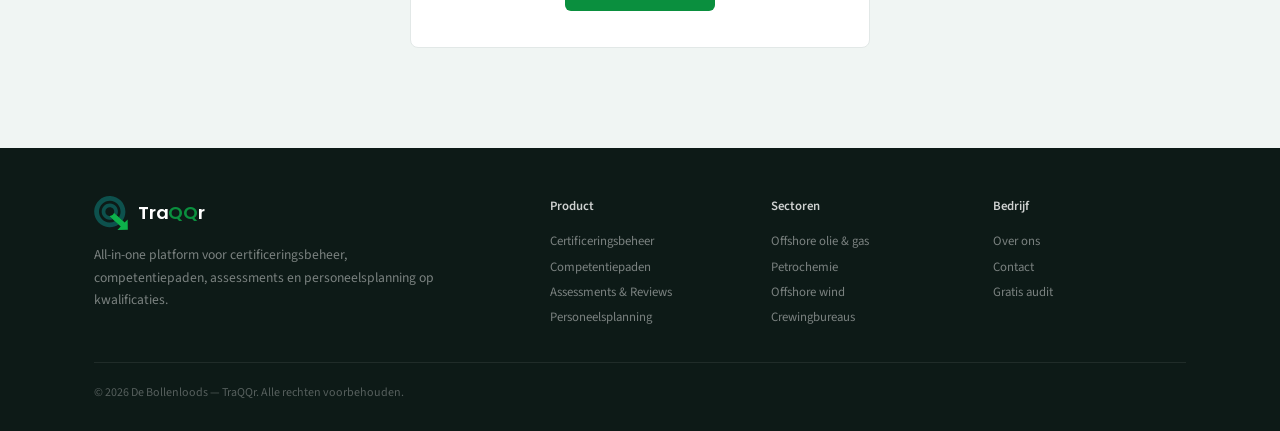
<file: about.html>
<!DOCTYPE html>
<html lang="nl">
<head>
    <meta charset="UTF-8">
    <meta name="viewport" content="width=device-width, initial-scale=1.0">
    <title data-nl="Over ons | TraQQr" data-en="About | TraQQr">Over ons | TraQQr</title>
    <meta name="description" content="TraQQr was built with one belief: no one should work uncertified, and no manager should lose sleep over compliance.">
    <link rel="icon" type="image/svg+xml" href="logo.svg">
    <link rel="preconnect" href="https://fonts.googleapis.com">
    <link rel="preconnect" href="https://fonts.gstatic.com" crossorigin>
    <link href="https://fonts.googleapis.com/css2?family=Poppins:wght@500;600&family=Source+Sans+3:wght@300;400;500;600;700&family=Source+Serif+4:wght@400;600;700&display=swap" rel="stylesheet">
    <link rel="stylesheet" href="style.css">
</head>
<body>

    <!-- Navigation -->
    <nav class="nav" id="nav">
        <div class="nav__inner">
            <a href="/" class="nav__logo">
                <img src="logo.svg" alt="TraQQr" class="nav__logo-img">
                <span class="nav__logo-text">Tra<span class="accent">QQ</span>r</span>
            </a>
            <div class="nav__links">
                <a href="features.html" data-nl="Functionaliteiten" data-en="Features">Functionaliteiten</a>
                <a href="industries.html" data-nl="Sectoren" data-en="Industries">Sectoren</a>
                <a href="about.html" data-nl="Over ons" data-en="About">Over ons</a>
                <a href="contact.html" data-nl="Contact" data-en="Contact">Contact</a>
                <button class="lang-toggle" id="langToggle" aria-label="Switch language">EN</button>
                <a href="contact.html" class="btn btn--primary btn--sm" data-nl="Gratis audit" data-en="Free audit">Gratis audit</a>
            </div>
            <button class="nav__menu" id="navMenu" aria-label="Menu">
                <span></span>
                <span></span>
                <span></span>
            </button>
        </div>
    </nav>

    <!-- Mobile menu -->
    <div class="mobile-menu" id="mobileMenu">
        <div class="mobile-menu__links">
            <a href="features.html" data-nl="Functionaliteiten" data-en="Features">Functionaliteiten</a>
            <a href="industries.html" data-nl="Sectoren" data-en="Industries">Sectoren</a>
            <a href="about.html" data-nl="Over ons" data-en="About">Over ons</a>
            <a href="contact.html" data-nl="Contact" data-en="Contact">Contact</a>
            <button class="lang-toggle" id="langToggleMobile" aria-label="Switch language">EN</button>
            <a href="contact.html" class="btn btn--primary" data-nl="Gratis audit" data-en="Free audit">Gratis audit</a>
        </div>
    </div>

    <!-- Header — Wie zijn wij -->
    <header class="page-header" style="text-align: left; max-width: 1200px; margin: 0 auto;">
        <div class="container">
            <span class="section__label reveal" data-nl="Wie zijn wij" data-en="Who we are">Wie zijn wij</span>
            <h1 class="reveal" data-nl="De enige volledig ge&#239;ntegreerde oplossing voor <span class=&quot;hero__title--accent&quot;>gereguleerde industrie&#235;n</span>" data-en="The only fully integrated solution for <span class=&quot;hero__title--accent&quot;>regulated industries</span>">De enige volledig ge&#239;ntegreerde oplossing voor <span class="hero__title--accent">gereguleerde industrie&#235;n</span></h1>
            <p class="reveal" style="margin: 0;" data-nl="TraQQr combineert certificeringsbeheer, competentiemanagement, assessments en personeelsplanning in &#233;&#233;n platform. Internationaal bestaat er geen andere oplossing die al deze vier pijlers volledig integreert." data-en="TraQQr combines certification management, competency tracking, assessments, and crew planning in one platform. Internationally, no other solution fully integrates all four pillars.">TraQQr combineert certificeringsbeheer, competentiemanagement, assessments en personeelsplanning in &#233;&#233;n platform. Internationaal bestaat er geen andere oplossing die al deze vier pijlers volledig integreert.</p>
        </div>
    </header>

    <section class="section section--banner">
        <div class="container">
            <figure class="media-banner reveal">
                <img src="images/jar-with-the-project-one-team-low-res.jpg" alt="Industri&#235;le medewerkers in PBM op locatie" loading="lazy">
            </figure>
        </div>
    </section>

    <!-- Wat maakt TraQQr uniek + Onze ervaring -->
    <section class="section" style="background: var(--color-bg-elevated);">
        <div class="container">
            <div class="about-cards">
                <div class="about-card reveal">
                    <div class="about-card__icon pillar-card__icon--green">
                        <svg viewBox="0 0 24 24" fill="none" stroke="currentColor" stroke-width="1.5"><path d="M12 22s8-4 8-10V5l-8-3-8 3v7c0 6 8 10 8 10z"/><path d="m9 12 2 2 4-4"/></svg>
                    </div>
                    <h3 data-nl="Wat maakt TraQQr uniek" data-en="What makes TraQQr unique">Wat maakt TraQQr uniek</h3>
                    <p data-nl="Andere platformen doen &#233;&#233;n of twee dingen goed. TraQQr is het enige platform dat de volledige cyclus van certificeringen, competentiepaden, ge&#239;ntegreerde assessments &#233;n planning op basis van kwalificaties in &#233;&#233;n systeem combineert. Geen losse tools, geen koppelingen — &#233;&#233;n gesloten kringloop." data-en="Other platforms do one or two things well. TraQQr is the only platform that combines the full certification lifecycle, competency paths, integrated assessments, and qualification-based planning in one system. No separate tools, no integrations — one closed loop.">Andere platformen doen &#233;&#233;n of twee dingen goed. TraQQr is het enige platform dat de volledige cyclus van certificeringen, competentiepaden, ge&#239;ntegreerde assessments &#233;n planning op basis van kwalificaties in &#233;&#233;n systeem combineert. Geen losse tools, geen koppelingen — &#233;&#233;n gesloten kringloop.</p>
                </div>
                <div class="about-card reveal">
                    <div class="about-card__icon pillar-card__icon--sky">
                        <svg viewBox="0 0 24 24" fill="none" stroke="currentColor" stroke-width="1.5"><circle cx="12" cy="5" r="3"/><line x1="12" y1="22" x2="12" y2="8"/><path d="M5 12H2a10 10 0 0 0 20 0h-3"/></svg>
                    </div>
                    <h3 data-nl="Bewezen in de zwaarste sectoren" data-en="Proven in the toughest sectors">Bewezen in de zwaarste sectoren</h3>
                    <p data-nl="Met jarenlange ervaring bij Seafox (offshore jack-up operaties) en INEOS (een van de grootste chemieconcerns ter wereld) beheren wij certificeringen, assessments en crewplanning in de meest veeleisende omgevingen die er zijn." data-en="With years of experience at Seafox (offshore jack-up operations) and INEOS (one of the world's largest chemical companies), we manage certifications, assessments, and crew planning in the most demanding environments there are.">Met jarenlange ervaring bij Seafox (offshore jack-up operaties) en INEOS (een van de grootste chemieconcerns ter wereld) beheren wij certificeringen, assessments en crewplanning in de meest veeleisende omgevingen die er zijn.</p>
                </div>
            </div>
        </div>
    </section>

    <!-- Real-world scenario -->
    <section class="section">
        <div class="container">
            <div class="about-scenario about-scenario--with-media reveal">
                <figure class="about-scenario__media">
                    <img src="images/image.jpeg" alt="Offshore jack-up platform op zee" loading="lazy">
                </figure>
                <div class="about-scenario__body">
                    <div class="about-scenario__icon">
                        <svg viewBox="0 0 24 24" fill="none" stroke="currentColor" stroke-width="1.5" stroke-linecap="round" stroke-linejoin="round"><circle cx="12" cy="12" r="10"/><polyline points="12 6 12 12 16 14"/></svg>
                    </div>
                    <p class="about-scenario__text" data-nl="Als een monteur op een Seafox-unit om 05:00 ziek wordt, vindt ons systeem automatisch een gekwalificeerde vervanger met de juiste BOSIET, HUET en functiespecifieke certificeringen. Geen spreadsheets, geen telefoonrondjes — direct inzetbaar." data-en="When an engineer on a Seafox unit calls in sick at 5 AM, our system automatically finds a qualified replacement with the right BOSIET, HUET, and role-specific certifications. No spreadsheets, no phone calls — immediately deployable.">Als een monteur op een Seafox-unit om 05:00 ziek wordt, vindt ons systeem automatisch een gekwalificeerde vervanger met de juiste BOSIET, HUET en functiespecifieke certificeringen. Geen spreadsheets, geen telefoonrondjes — direct inzetbaar.</p>
                </div>
            </div>
        </div>
    </section>

    <!-- Values -->
    <section class="section" style="background: var(--color-bg-elevated);">
        <div class="container">
            <span class="section__label reveal" data-nl="Onze aanpak" data-en="Our approach">Onze aanpak</span>
            <h2 class="section__title reveal" data-nl="Gebouwd door mensen die het veld begrijpen" data-en="Built by people who understand the field">Gebouwd door mensen die het veld begrijpen</h2>
            <div class="about-cards about-cards--values">
                <div class="about-card reveal" style="text-align: center;">
                    <div class="about-card__icon pillar-card__icon--green" style="margin: 0 auto 16px;">
                        <svg viewBox="0 0 24 24" fill="none" stroke="currentColor" stroke-width="1.5"><path d="M12 22s8-4 8-10V5l-8-3-8 3v7c0 6 8 10 8 10z"/></svg>
                    </div>
                    <h3 data-nl="Compliance eerst" data-en="Compliance First">Compliance eerst</h3>
                    <p data-nl="Elke functie begint met &#233;&#233;n vraag: helpt dit mensen gecertificeerd en veilig te houden?" data-en="Every feature starts with one question: does this help keep people certified and safe?">Elke functie begint met &#233;&#233;n vraag: helpt dit mensen gecertificeerd en veilig te houden?</p>
                </div>
                <div class="about-card reveal" style="text-align: center;">
                    <div class="about-card__icon pillar-card__icon--emerald" style="margin: 0 auto 16px;">
                        <svg viewBox="0 0 24 24" fill="none" stroke="currentColor" stroke-width="1.5"><path d="M13 2L3 14h9l-1 8 10-12h-9l1-8z"/></svg>
                    </div>
                    <h3 data-nl="Operationele excellentie" data-en="Operational Excellence">Operationele excellentie</h3>
                    <p data-nl="Wij denken in diensten, rotaties en turnarounds — niet in theoretische workflows." data-en="We think in shifts, rotations, and turnarounds — not theoretical workflows.">Wij denken in diensten, rotaties en turnarounds — niet in theoretische workflows.</p>
                </div>
                <div class="about-card reveal" style="text-align: center;">
                    <div class="about-card__icon pillar-card__icon--sky" style="margin: 0 auto 16px;">
                        <svg viewBox="0 0 24 24" fill="none" stroke="currentColor" stroke-width="1.5"><path d="M16 21v-2a4 4 0 0 0-4-4H6a4 4 0 0 0-4 4v2"/><circle cx="9" cy="7" r="4"/><path d="M22 21v-2a4 4 0 0 0-3-3.87"/><path d="M16 3.13a4 4 0 0 1 0 7.75"/></svg>
                    </div>
                    <h3 data-nl="Industriekennis" data-en="Industry Understanding">Industriekennis</h3>
                    <p data-nl="Wij kennen het verschil tussen BOSIET en FOET, tussen VCA Basis en VOL. Wij spreken uw taal." data-en="We know the difference between BOSIET and FOET, between VCA Basis and VOL. We speak your language.">Wij kennen het verschil tussen BOSIET en FOET, tussen VCA Basis en VOL. Wij spreken uw taal.</p>
                </div>
                <div class="about-card reveal" style="text-align: center;">
                    <div class="about-card__icon pillar-card__icon--violet" style="margin: 0 auto 16px;">
                        <svg viewBox="0 0 24 24" fill="none" stroke="currentColor" stroke-width="1.5"><path d="M19 14c1.49-1.46 3-3.21 3-5.5A5.5 5.5 0 0 0 16.5 3c-1.76 0-3 .5-4.5 2-1.5-1.5-2.74-2-4.5-2A5.5 5.5 0 0 0 2 8.5c0 2.3 1.5 4.05 3 5.5l7 7Z"/></svg>
                    </div>
                    <h3 data-nl="Geen buzzwords" data-en="No Buzzwords">Geen buzzwords</h3>
                    <p data-nl="Wij beloven niet te 'revolutioneren' of 'disrupten'. Wij beloven uw certificeringen onder controle te houden." data-en="We don't promise to &quot;revolutionize&quot; or &quot;disrupt&quot;. We promise to keep your certifications under control.">Wij beloven niet te 'revolutioneren' of 'disrupten'. Wij beloven uw certificeringen onder controle te houden.</p>
                </div>
            </div>
        </div>
    </section>

    <!-- Gratis audit CTA -->
    <section class="section">
        <div class="container">
            <div class="about-audit reveal">
                <span class="section__label" data-nl="Onze werkwijze" data-en="Our approach">Onze werkwijze</span>
                <h2 data-nl="Gratis certificerings-audit" data-en="Free certification audit">Gratis certificerings-audit</h2>
                <p data-nl="Wij scannen uw huidige certificeringsadministratie — Excel, SharePoint, wat dan ook — en leveren binnen 2 weken een rapport op: hoeveel certificaten verlopen er binnen 90 dagen, welke medewerkers missen kritieke kwalificaties, en wat is uw compliance-risico op dit moment?" data-en="We scan your current certification administration — Excel, SharePoint, whatever you use — and deliver a report within 2 weeks: how many certificates expire within 90 days, which employees are missing critical qualifications, and what is your compliance risk right now?">Wij scannen uw huidige certificeringsadministratie — Excel, SharePoint, wat dan ook — en leveren binnen 2 weken een rapport op: hoeveel certificaten verlopen er binnen 90 dagen, welke medewerkers missen kritieke kwalificaties, en wat is uw compliance-risico op dit moment?</p>
                <a href="contact.html" class="btn btn--primary btn--lg" data-nl="Vraag een gratis audit aan" data-en="Request a free audit">Vraag een gratis audit aan</a>
            </div>
        </div>
    </section>

    <!-- Location -->
    <section class="section" style="background: var(--color-bg-elevated);">
        <div class="container">
            <div class="location-card reveal">
                <div class="location-card__icon">
                    <svg viewBox="0 0 24 24" fill="none" stroke="currentColor" stroke-width="1.5"><path d="M20 10c0 6-8 12-8 12s-8-6-8-12a8 8 0 0 1 16 0Z"/><circle cx="12" cy="10" r="3"/></svg>
                </div>
                <h3 data-nl="Gevestigd in Nederland" data-en="Based in the Netherlands">Gevestigd in Nederland</h3>
                <p>Loosterweg 4b, 2215 TL Voorhout</p>
                <p style="margin-top: 12px; font-size: 0.85rem;" data-nl="Gelegen in het hart van de Nederlandse offshore- en petrochemische corridor — dicht bij onze klanten, dicht bij de industrie." data-en="Located in the heart of the Dutch offshore and petrochemical corridor — close to our clients, close to the industry.">Gelegen in het hart van de Nederlandse offshore- en petrochemische corridor — dicht bij onze klanten, dicht bij de industrie.</p>
                <a href="contact.html" class="btn btn--primary" data-nl="Neem contact op" data-en="Get in Touch">Neem contact op</a>
            </div>
        </div>
    </section>

    <!-- Footer -->
    <footer class="footer">
        <div class="container">
            <div class="footer__grid">
                <div class="footer__brand">
                    <a href="/" class="nav__logo">
                        <img src="logo.svg" alt="TraQQr" class="nav__logo-img">
                        <span class="nav__logo-text">Tra<span class="accent">QQ</span>r</span>
                    </a>
                    <p class="footer__description" data-nl="All-in-one platform voor certificeringsbeheer, competentiepaden, assessments en personeelsplanning op kwalificaties." data-en="All-in-one platform for certification lifecycle management, competency paths, assessments, and qualification-based crew planning.">All-in-one platform voor certificeringsbeheer, competentiepaden, assessments en personeelsplanning op kwalificaties.</p>
                </div>
                <div class="footer__links">
                    <div>
                        <h4 data-nl="Product" data-en="Product">Product</h4>
                        <a href="features.html#certifications" data-nl="Certificeringsbeheer" data-en="Certification Management">Certificeringsbeheer</a>
                        <a href="features.html#competencies" data-nl="Competentiepaden" data-en="Competency Paths">Competentiepaden</a>
                        <a href="features.html#assessments" data-nl="Assessments &amp; Reviews" data-en="Assessments &amp; Reviews">Assessments &amp; Reviews</a>
                        <a href="features.html#planning" data-nl="Personeelsplanning" data-en="Crew Planning">Personeelsplanning</a>
                    </div>
                    <div>
                        <h4 data-nl="Sectoren" data-en="Industries">Sectoren</h4>
                        <a href="industries.html#offshore" data-nl="Offshore olie &amp; gas" data-en="Offshore Oil &amp; Gas">Offshore olie &amp; gas</a>
                        <a href="industries.html#petrochemical" data-nl="Petrochemie" data-en="Petrochemical">Petrochemie</a>
                        <a href="industries.html#wind" data-nl="Offshore wind" data-en="Offshore Wind">Offshore wind</a>
                        <a href="industries.html#crewing" data-nl="Crewingbureaus" data-en="Crewing Agencies">Crewingbureaus</a>
                    </div>
                    <div>
                        <h4 data-nl="Bedrijf" data-en="Company">Bedrijf</h4>
                        <a href="about.html" data-nl="Over ons" data-en="About">Over ons</a>
                        <a href="contact.html" data-nl="Contact" data-en="Contact">Contact</a>
                        <a href="contact.html" data-nl="Gratis audit" data-en="Free audit">Gratis audit</a>
                    </div>
                </div>
            </div>
            <div class="footer__bottom">
                <p data-nl="&copy; 2026 De Bollenloods — TraQQr. Alle rechten voorbehouden." data-en="&copy; 2026 De Bollenloods — TraQQr. All rights reserved.">&copy; 2026 De Bollenloods — TraQQr. Alle rechten voorbehouden.</p>
            </div>
        </div>
    </footer>

    <script src="script.js"></script>
</body>
</html>
</file>
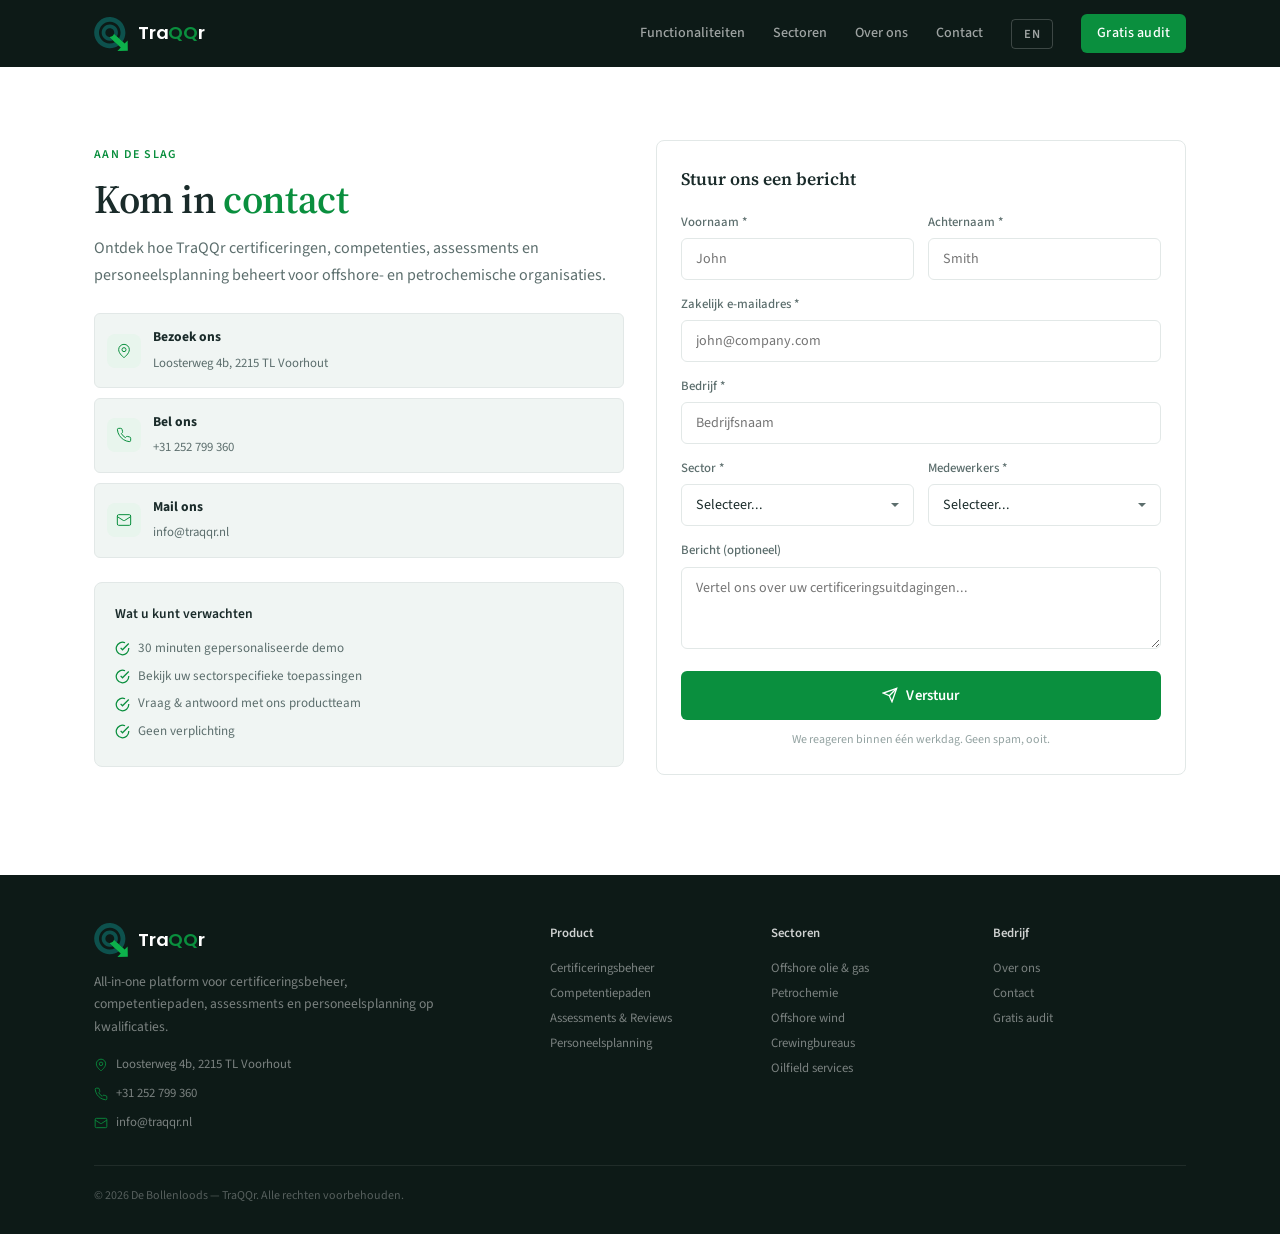
<file: contact.html>
<!DOCTYPE html>
<html lang="nl">
<head>
    <meta charset="UTF-8">
    <meta name="viewport" content="width=device-width, initial-scale=1.0">
    <title data-nl="Contact — Kom in contact | TraQQr" data-en="Contact — Get in Touch | TraQQr">Contact — Kom in contact | TraQQr</title>
    <meta name="description" content="Book a demo of TraQQr and see how certification lifecycle management, competency tracking, assessments, and crew planning work in one platform.">
    <link rel="icon" type="image/svg+xml" href="logo.svg">
    <link rel="preconnect" href="https://fonts.googleapis.com">
    <link rel="preconnect" href="https://fonts.gstatic.com" crossorigin>
    <link href="https://fonts.googleapis.com/css2?family=Poppins:wght@500;600&family=Source+Sans+3:wght@300;400;500;600;700&family=Source+Serif+4:wght@400;600;700&display=swap" rel="stylesheet">
    <link rel="stylesheet" href="style.css">
</head>
<body>

    <!-- Navigation -->
    <nav class="nav" id="nav">
        <div class="nav__inner">
            <a href="/" class="nav__logo">
                <img src="logo.svg" alt="TraQQr" class="nav__logo-img">
                <span class="nav__logo-text">Tra<span class="accent">QQ</span>r</span>
            </a>
            <div class="nav__links">
                <a href="features.html" data-nl="Functionaliteiten" data-en="Features">Functionaliteiten</a>
                <a href="industries.html" data-nl="Sectoren" data-en="Industries">Sectoren</a>
                <a href="about.html" data-nl="Over ons" data-en="About">Over ons</a>
                <a href="contact.html" data-nl="Contact" data-en="Contact">Contact</a>
                <button class="lang-toggle" id="langToggle" aria-label="Switch language">EN</button>
                <a href="contact.html" class="btn btn--primary btn--sm" data-nl="Gratis audit" data-en="Free audit">Gratis audit</a>
            </div>
            <button class="nav__menu" id="navMenu" aria-label="Menu">
                <span></span>
                <span></span>
                <span></span>
            </button>
        </div>
    </nav>

    <!-- Mobile menu -->
    <div class="mobile-menu" id="mobileMenu">
        <div class="mobile-menu__links">
            <a href="features.html" data-nl="Functionaliteiten" data-en="Features">Functionaliteiten</a>
            <a href="industries.html" data-nl="Sectoren" data-en="Industries">Sectoren</a>
            <a href="about.html" data-nl="Over ons" data-en="About">Over ons</a>
            <a href="contact.html" data-nl="Contact" data-en="Contact">Contact</a>
            <button class="lang-toggle" id="langToggleMobile" aria-label="Switch language">EN</button>
            <a href="contact.html" class="btn btn--primary" data-nl="Gratis audit" data-en="Free audit">Gratis audit</a>
        </div>
    </div>

    <!-- Contact Section -->
    <section class="section" style="padding-top: 140px;">
        <div class="container">
            <div class="contact-layout">
                <!-- Left -->
                <div class="contact-info">
                    <span class="section__label reveal" data-nl="Aan de slag" data-en="Get Started">Aan de slag</span>
                    <h1 class="section__title reveal" style="margin-bottom: 12px;" data-nl="Kom in <span class=&quot;hero__title--accent&quot;>contact</span>" data-en="Get in <span class=&quot;hero__title--accent&quot;>Touch</span>">Kom in <span class="hero__title--accent">contact</span></h1>
                    <p class="reveal" style="font-size: 1rem; color: var(--color-text-muted); line-height: 1.7; margin-bottom: 0;" data-nl="Ontdek hoe TraQQr certificeringen, competenties, assessments en personeelsplanning beheert voor offshore- en petrochemische organisaties." data-en="See how TraQQr manages certifications, competencies, assessments, and crew planning for offshore and petrochemical organizations.">Ontdek hoe TraQQr certificeringen, competenties, assessments en personeelsplanning beheert voor offshore- en petrochemische organisaties.</p>

                    <div class="contact-info__links reveal">
                        <a href="https://www.google.com/maps/dir/?api=1&amp;destination=Loosterweg+4b+2215TL+Voorhout" target="_blank" rel="noopener noreferrer" class="contact-link">
                            <div class="contact-link__icon">
                                <svg viewBox="0 0 24 24" fill="none" stroke="currentColor" stroke-width="1.5"><path d="M20 10c0 6-8 12-8 12s-8-6-8-12a8 8 0 0 1 16 0Z"/><circle cx="12" cy="10" r="3"/></svg>
                            </div>
                            <div class="contact-link__text"><strong data-nl="Bezoek ons" data-en="Visit us">Bezoek ons</strong><span>Loosterweg 4b, 2215 TL Voorhout</span></div>
                        </a>
                        <a href="tel:+31252799360" class="contact-link">
                            <div class="contact-link__icon">
                                <svg viewBox="0 0 24 24" fill="none" stroke="currentColor" stroke-width="1.5"><path d="M22 16.92v3a2 2 0 0 1-2.18 2 19.79 19.79 0 0 1-8.63-3.07 19.5 19.5 0 0 1-6-6 19.79 19.79 0 0 1-3.07-8.67A2 2 0 0 1 4.11 2h3a2 2 0 0 1 2 1.72c.127.96.361 1.903.7 2.81a2 2 0 0 1-.45 2.11L8.09 9.91a16 16 0 0 0 6 6l1.27-1.27a2 2 0 0 1 2.11-.45c.907.339 1.85.573 2.81.7A2 2 0 0 1 22 16.92z"/></svg>
                            </div>
                            <div class="contact-link__text"><strong data-nl="Bel ons" data-en="Call us">Bel ons</strong><span>+31 252 799 360</span></div>
                        </a>
                        <a href="mailto:info@traqqr.nl" class="contact-link">
                            <div class="contact-link__icon">
                                <svg viewBox="0 0 24 24" fill="none" stroke="currentColor" stroke-width="1.5"><rect x="2" y="4" width="20" height="16" rx="2"/><path d="m22 7-8.97 5.7a1.94 1.94 0 0 1-2.06 0L2 7"/></svg>
                            </div>
                            <div class="contact-link__text"><strong data-nl="Mail ons" data-en="Email us">Mail ons</strong><span>info@traqqr.nl</span></div>
                        </a>
                    </div>

                    <div class="expect-card reveal">
                        <h3 data-nl="Wat u kunt verwachten" data-en="What to expect">Wat u kunt verwachten</h3>
                        <ul>
                            <li><svg viewBox="0 0 24 24" fill="none" stroke="currentColor" stroke-width="2"><path d="M22 11.08V12a10 10 0 1 1-5.93-9.14"/><polyline points="22 4 12 14.01 9 11.01"/></svg> <span data-nl="30 minuten gepersonaliseerde demo" data-en="30-minute personalized demo">30 minuten gepersonaliseerde demo</span></li>
                            <li><svg viewBox="0 0 24 24" fill="none" stroke="currentColor" stroke-width="2"><path d="M22 11.08V12a10 10 0 1 1-5.93-9.14"/><polyline points="22 4 12 14.01 9 11.01"/></svg> <span data-nl="Bekijk uw sectorspecifieke toepassingen" data-en="See your industry-specific use cases">Bekijk uw sectorspecifieke toepassingen</span></li>
                            <li><svg viewBox="0 0 24 24" fill="none" stroke="currentColor" stroke-width="2"><path d="M22 11.08V12a10 10 0 1 1-5.93-9.14"/><polyline points="22 4 12 14.01 9 11.01"/></svg> <span data-nl="Vraag &amp; antwoord met ons productteam" data-en="Q&amp;A with our product team">Vraag &amp; antwoord met ons productteam</span></li>
                            <li><svg viewBox="0 0 24 24" fill="none" stroke="currentColor" stroke-width="2"><path d="M22 11.08V12a10 10 0 1 1-5.93-9.14"/><polyline points="22 4 12 14.01 9 11.01"/></svg> <span data-nl="Geen verplichting" data-en="No commitment required">Geen verplichting</span></li>
                        </ul>
                    </div>
                </div>

                <!-- Right — form -->
                <div class="contact-form reveal" id="contactForm">
                    <div id="contactFormInner">
                        <h2 data-nl="Stuur ons een bericht" data-en="Send us a message">Stuur ons een bericht</h2>
                        <form onsubmit="return false;">
                            <div class="form-row">
                                <div class="form-group">
                                    <label for="firstName" data-nl="Voornaam *" data-en="First name *">Voornaam *</label>
                                    <input id="firstName" type="text" required placeholder="John" data-nl="John" data-en="John">
                                </div>
                                <div class="form-group">
                                    <label for="lastName" data-nl="Achternaam *" data-en="Last name *">Achternaam *</label>
                                    <input id="lastName" type="text" required placeholder="Smith" data-nl="Smith" data-en="Smith">
                                </div>
                            </div>
                            <div class="form-row">
                                <div class="form-group" style="grid-column: 1 / -1;">
                                    <label for="email" data-nl="Zakelijk e-mailadres *" data-en="Work email *">Zakelijk e-mailadres *</label>
                                    <input id="email" type="email" required placeholder="john@company.com" data-nl="john@company.com" data-en="john@company.com">
                                </div>
                            </div>
                            <div class="form-row">
                                <div class="form-group" style="grid-column: 1 / -1;">
                                    <label for="company" data-nl="Bedrijf *" data-en="Company *">Bedrijf *</label>
                                    <input id="company" type="text" required placeholder="Bedrijfsnaam" data-nl="Bedrijfsnaam" data-en="Company name">
                                </div>
                            </div>
                            <div class="form-row">
                                <div class="form-group">
                                    <label for="industry" data-nl="Sector *" data-en="Industry *">Sector *</label>
                                    <select id="industry" required>
                                        <option value="" data-nl="Selecteer..." data-en="Select...">Selecteer...</option>
                                        <option data-nl="Offshore olie &amp; gas" data-en="Offshore Oil &amp; Gas">Offshore olie &amp; gas</option>
                                        <option data-nl="Petrochemie &amp; chemie" data-en="Petrochemical &amp; Chemical">Petrochemie &amp; chemie</option>
                                        <option data-nl="Offshore wind &amp; hernieuwbare energie" data-en="Offshore Wind &amp; Renewables">Offshore wind &amp; hernieuwbare energie</option>
                                        <option data-nl="Crewing- &amp; uitzendbureau" data-en="Crewing &amp; Staffing Agency">Crewing- &amp; uitzendbureau</option>
                                        <option data-nl="Oilfield services" data-en="Oilfield Services">Oilfield services</option>
                                        <option data-nl="Bouw" data-en="Construction">Bouw</option>
                                        <option data-nl="Gezondheidszorg" data-en="Healthcare">Gezondheidszorg</option>
                                        <option data-nl="Anders" data-en="Other">Anders</option>
                                    </select>
                                </div>
                                <div class="form-group">
                                    <label for="employees" data-nl="Medewerkers *" data-en="Employees *">Medewerkers *</label>
                                    <select id="employees" required>
                                        <option value="" data-nl="Selecteer..." data-en="Select...">Selecteer...</option>
                                        <option>1 - 50</option>
                                        <option>51 - 200</option>
                                        <option>201 - 500</option>
                                        <option>501 - 1,000</option>
                                        <option>1,001 - 5,000</option>
                                        <option>5,000+</option>
                                    </select>
                                </div>
                            </div>
                            <div class="form-row">
                                <div class="form-group" style="grid-column: 1 / -1;">
                                    <label for="message" data-nl="Bericht (optioneel)" data-en="Message (optional)">Bericht (optioneel)</label>
                                    <textarea id="message" rows="3" placeholder="Vertel ons over uw certificeringsuitdagingen..." data-nl="Vertel ons over uw certificeringsuitdagingen..." data-en="Tell us about your certification challenges..."></textarea>
                                </div>
                            </div>
                            <button type="submit" class="btn btn--primary btn--full btn--lg" data-nl="<svg viewBox=&quot;0 0 24 24&quot; fill=&quot;none&quot; stroke=&quot;currentColor&quot; stroke-width=&quot;2&quot; class=&quot;btn__icon&quot;><line x1=&quot;22&quot; y1=&quot;2&quot; x2=&quot;11&quot; y2=&quot;13&quot;/><polygon points=&quot;22 2 15 22 11 13 2 9 22 2&quot;/></svg> Verstuur" data-en="<svg viewBox=&quot;0 0 24 24&quot; fill=&quot;none&quot; stroke=&quot;currentColor&quot; stroke-width=&quot;2&quot; class=&quot;btn__icon&quot;><line x1=&quot;22&quot; y1=&quot;2&quot; x2=&quot;11&quot; y2=&quot;13&quot;/><polygon points=&quot;22 2 15 22 11 13 2 9 22 2&quot;/></svg> Send">
                                <svg viewBox="0 0 24 24" fill="none" stroke="currentColor" stroke-width="2" class="btn__icon"><line x1="22" y1="2" x2="11" y2="13"/><polygon points="22 2 15 22 11 13 2 9 22 2"/></svg>
                                Verstuur
                            </button>
                            <p class="form-note" data-nl="We reageren binnen één werkdag. Geen spam, ooit." data-en="We'll respond within one business day. No spam, ever.">We reageren binnen één werkdag. Geen spam, ooit.</p>
                        </form>
                    </div>
                    <div id="contactSuccess" class="form-success hidden">
                        <div class="form-success__icon">
                            <svg viewBox="0 0 24 24" fill="none" stroke="currentColor" stroke-width="2"><path d="M22 11.08V12a10 10 0 1 1-5.93-9.14"/><polyline points="22 4 12 14.01 9 11.01"/></svg>
                        </div>
                        <h3 data-nl="Bedankt!" data-en="Thank you!">Bedankt!</h3>
                        <p data-nl="We nemen binnen één werkdag contact met u op om uw demo in te plannen." data-en="We'll be in touch within one business day to schedule your demo.">We nemen binnen één werkdag contact met u op om uw demo in te plannen.</p>
                    </div>
                </div>
            </div>
        </div>
    </section>

    <!-- Footer -->
    <footer class="footer">
        <div class="container">
            <div class="footer__grid">
                <div class="footer__brand">
                    <a href="/" class="nav__logo">
                        <img src="logo.svg" alt="TraQQr" class="nav__logo-img">
                        <span class="nav__logo-text">Tra<span class="accent">QQ</span>r</span>
                    </a>
                    <p class="footer__description" data-nl="All-in-one platform voor certificeringsbeheer, competentiepaden, assessments en personeelsplanning op kwalificaties." data-en="All-in-one platform for certification lifecycle management, competency paths, assessments, and qualification-based crew planning.">All-in-one platform voor certificeringsbeheer, competentiepaden, assessments en personeelsplanning op kwalificaties.</p>
                    <div class="footer__contact-links">
                        <a href="https://www.google.com/maps/dir/?api=1&amp;destination=Loosterweg+4b+2215TL+Voorhout" target="_blank" rel="noopener noreferrer">
                            <svg viewBox="0 0 24 24" fill="none" stroke="currentColor" stroke-width="1.5"><path d="M20 10c0 6-8 12-8 12s-8-6-8-12a8 8 0 0 1 16 0Z"/><circle cx="12" cy="10" r="3"/></svg>
                            Loosterweg 4b, 2215 TL Voorhout
                        </a>
                        <a href="tel:+31252799360">
                            <svg viewBox="0 0 24 24" fill="none" stroke="currentColor" stroke-width="1.5"><path d="M22 16.92v3a2 2 0 0 1-2.18 2 19.79 19.79 0 0 1-8.63-3.07 19.5 19.5 0 0 1-6-6 19.79 19.79 0 0 1-3.07-8.67A2 2 0 0 1 4.11 2h3a2 2 0 0 1 2 1.72c.127.96.361 1.903.7 2.81a2 2 0 0 1-.45 2.11L8.09 9.91a16 16 0 0 0 6 6l1.27-1.27a2 2 0 0 1 2.11-.45c.907.339 1.85.573 2.81.7A2 2 0 0 1 22 16.92z"/></svg>
                            +31 252 799 360
                        </a>
                        <a href="mailto:info@traqqr.nl">
                            <svg viewBox="0 0 24 24" fill="none" stroke="currentColor" stroke-width="1.5"><rect x="2" y="4" width="20" height="16" rx="2"/><path d="m22 7-8.97 5.7a1.94 1.94 0 0 1-2.06 0L2 7"/></svg>
                            info@traqqr.nl
                        </a>
                    </div>
                </div>
                <div class="footer__links">
                    <div>
                        <h4 data-nl="Product" data-en="Product">Product</h4>
                        <a href="features.html#certifications" data-nl="Certificeringsbeheer" data-en="Certification Management">Certificeringsbeheer</a>
                        <a href="features.html#competencies" data-nl="Competentiepaden" data-en="Competency Paths">Competentiepaden</a>
                        <a href="features.html#assessments" data-nl="Assessments &amp; Reviews" data-en="Assessments &amp; Reviews">Assessments &amp; Reviews</a>
                        <a href="features.html#planning" data-nl="Personeelsplanning" data-en="Crew Planning">Personeelsplanning</a>
                    </div>
                    <div>
                        <h4 data-nl="Sectoren" data-en="Industries">Sectoren</h4>
                        <a href="industries.html#offshore" data-nl="Offshore olie &amp; gas" data-en="Offshore Oil &amp; Gas">Offshore olie &amp; gas</a>
                        <a href="industries.html#petrochemical" data-nl="Petrochemie" data-en="Petrochemical">Petrochemie</a>
                        <a href="industries.html#wind" data-nl="Offshore wind" data-en="Offshore Wind">Offshore wind</a>
                        <a href="industries.html#crewing" data-nl="Crewingbureaus" data-en="Crewing Agencies">Crewingbureaus</a>
                        <a href="industries.html#oilfield" data-nl="Oilfield services" data-en="Oilfield Services">Oilfield services</a>
                    </div>
                    <div>
                        <h4 data-nl="Bedrijf" data-en="Company">Bedrijf</h4>
                        <a href="about.html" data-nl="Over ons" data-en="About">Over ons</a>
                        <a href="contact.html" data-nl="Contact" data-en="Contact">Contact</a>
                        <a href="contact.html" data-nl="Gratis audit" data-en="Free audit">Gratis audit</a>
                    </div>
                </div>
            </div>
            <div class="footer__bottom">
                <p data-nl="&copy; 2026 De Bollenloods — TraQQr. Alle rechten voorbehouden." data-en="&copy; 2026 De Bollenloods — TraQQr. All rights reserved.">&copy; 2026 De Bollenloods — TraQQr. Alle rechten voorbehouden.</p>
            </div>
        </div>
    </footer>

    <script src="script.js"></script>
</body>
</html>
</file>
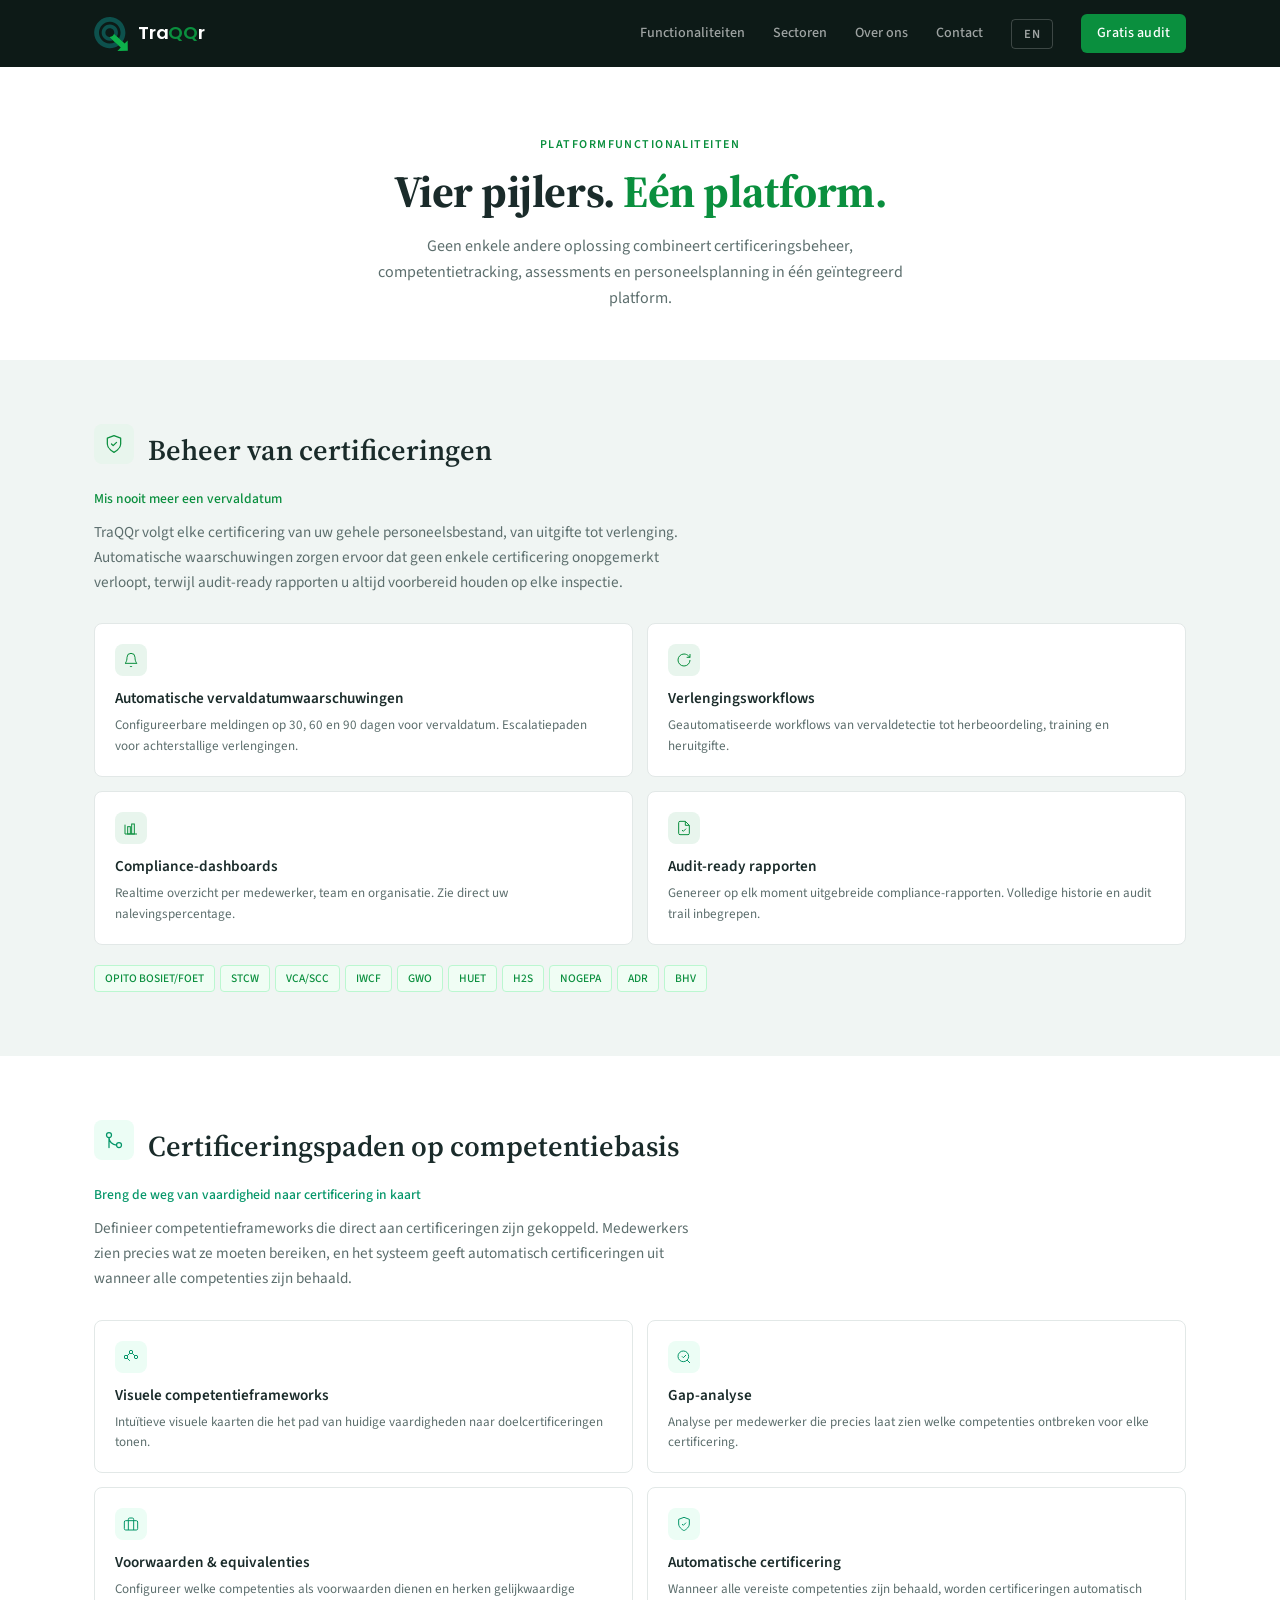
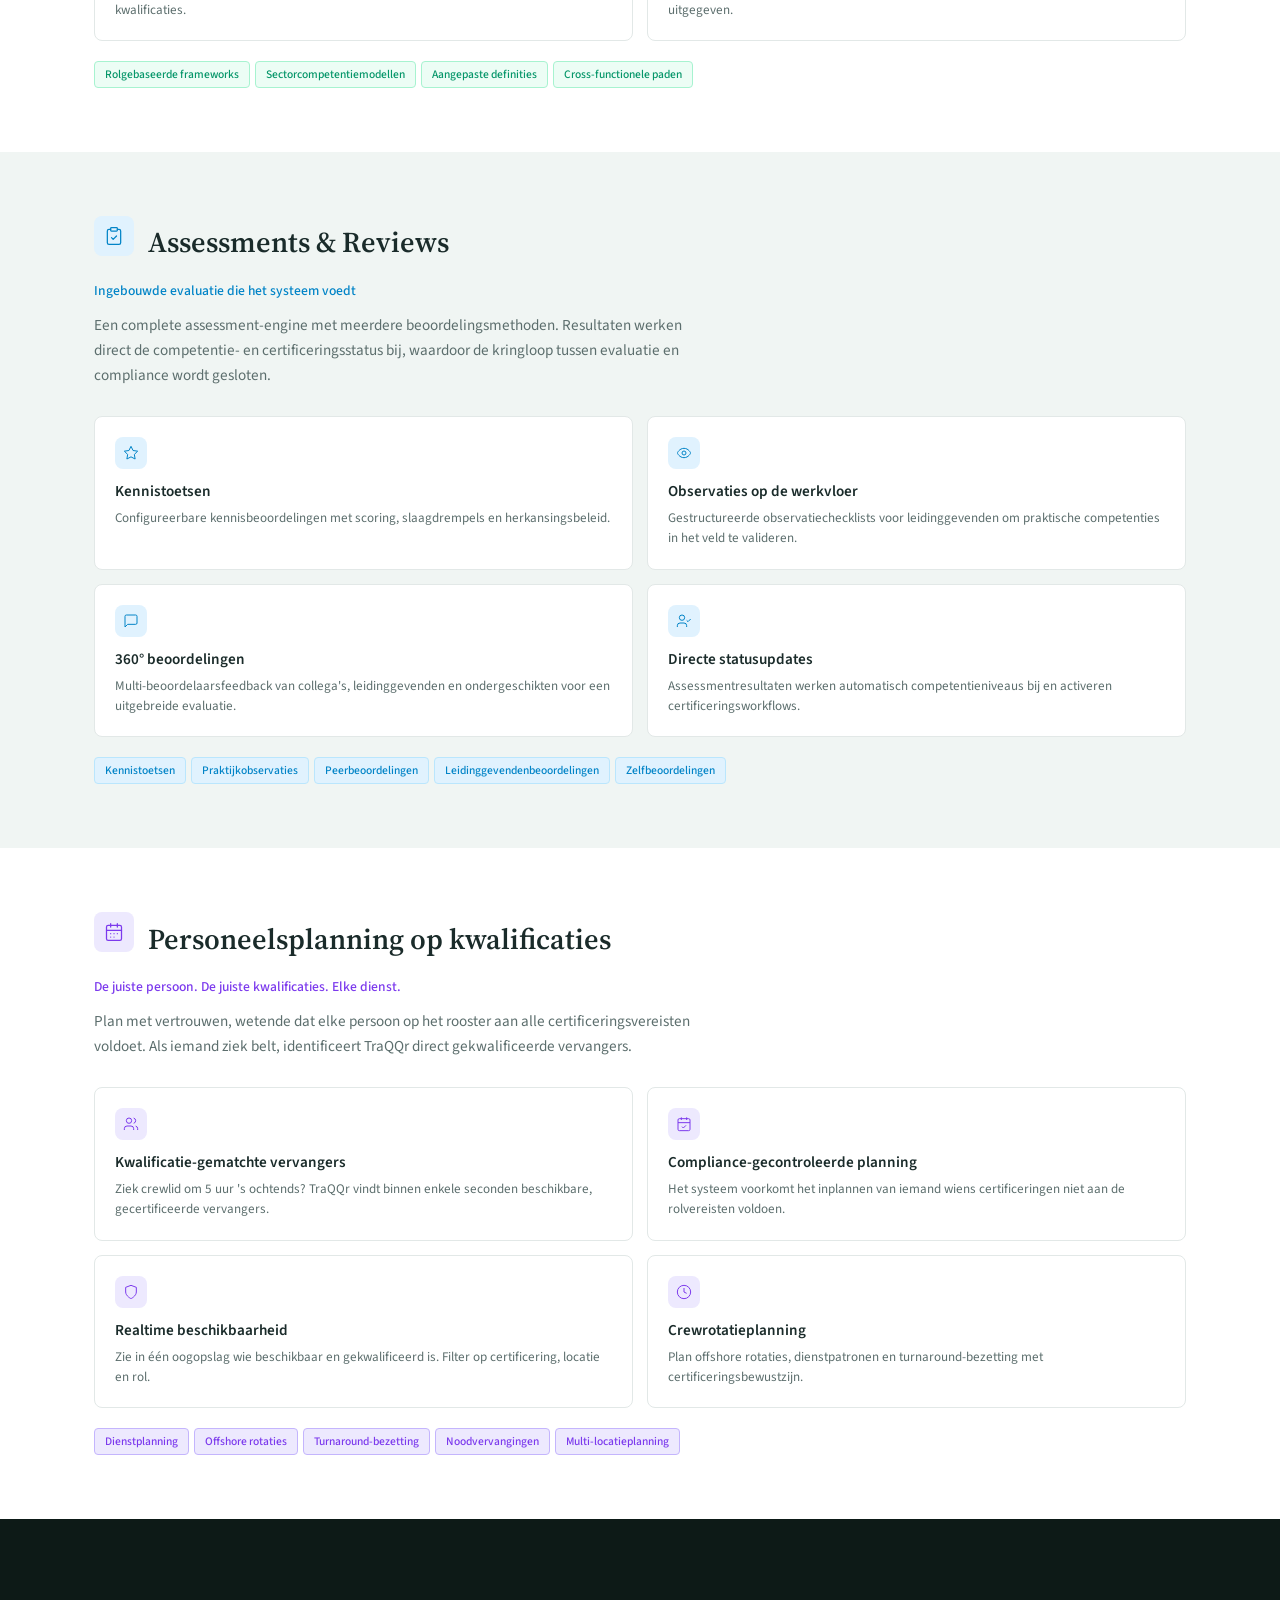
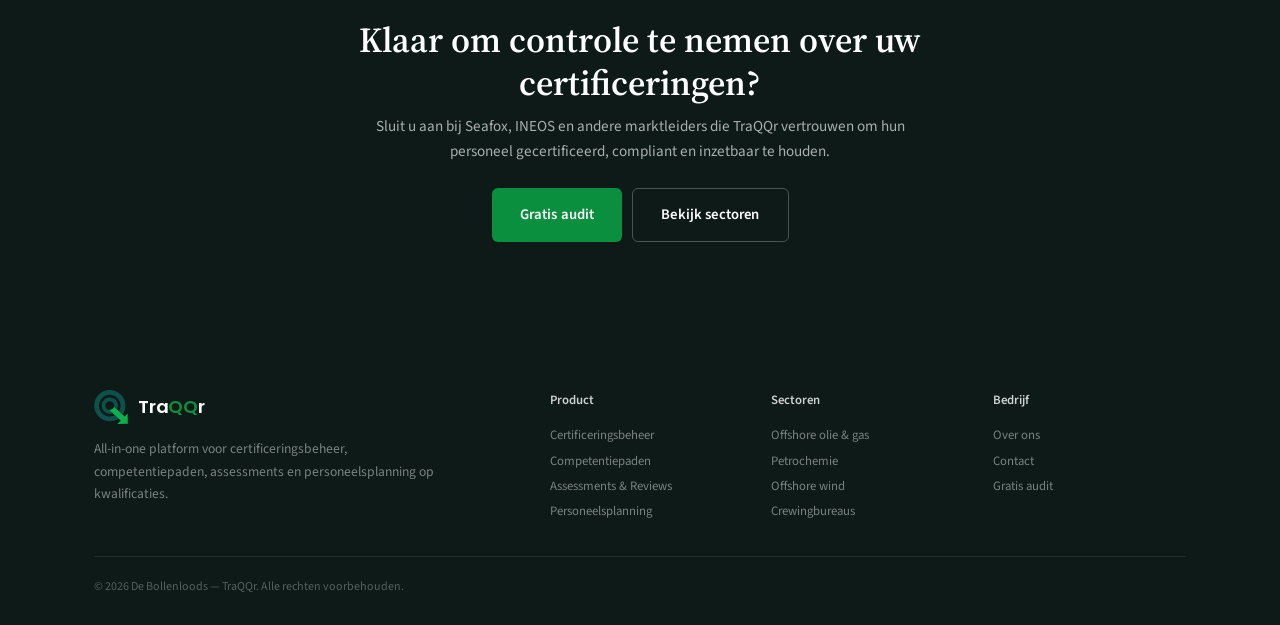
<file: features.html>
<!DOCTYPE html>
<html lang="nl">
<head>
    <meta charset="UTF-8">
    <meta name="viewport" content="width=device-width, initial-scale=1.0">
    <title data-nl="Functionaliteiten | TraQQr" data-en="Features | TraQQr">Functionaliteiten | TraQQr</title>
    <meta name="description" content="Ontdek de vier pijlers van TraQQr: certificeringsbeheer, competentiegebaseerde paden, assessments & reviews, en personeelsplanning op kwalificaties.">
    <link rel="icon" type="image/svg+xml" href="logo.svg">
    <link rel="preconnect" href="https://fonts.googleapis.com">
    <link rel="preconnect" href="https://fonts.gstatic.com" crossorigin>
    <link href="https://fonts.googleapis.com/css2?family=Poppins:wght@500;600&family=Source+Sans+3:wght@300;400;500;600;700&family=Source+Serif+4:wght@400;600;700&display=swap" rel="stylesheet">
    <link rel="stylesheet" href="style.css">
</head>
<body>

    <!-- Navigation -->
    <nav class="nav" id="nav">
        <div class="nav__inner">
            <a href="/" class="nav__logo">
                <img src="logo.svg" alt="TraQQr" class="nav__logo-img">
                <span class="nav__logo-text">Tra<span class="accent">QQ</span>r</span>
            </a>
            <div class="nav__links">
                <a href="features.html" data-nl="Functionaliteiten" data-en="Features">Functionaliteiten</a>
                <a href="industries.html" data-nl="Sectoren" data-en="Industries">Sectoren</a>
                <a href="about.html" data-nl="Over ons" data-en="About">Over ons</a>
                <a href="contact.html" data-nl="Contact" data-en="Contact">Contact</a>
                <button class="lang-toggle" id="langToggle" aria-label="Switch language">EN</button>
                <a href="contact.html" class="btn btn--primary btn--sm" data-nl="Gratis audit" data-en="Free audit">Gratis audit</a>
            </div>
            <button class="nav__menu" id="navMenu" aria-label="Menu"><span></span><span></span><span></span></button>
        </div>
    </nav>
    <div class="mobile-menu" id="mobileMenu">
        <div class="mobile-menu__links">
            <a href="features.html" data-nl="Functionaliteiten" data-en="Features">Functionaliteiten</a>
            <a href="industries.html" data-nl="Sectoren" data-en="Industries">Sectoren</a>
            <a href="about.html" data-nl="Over ons" data-en="About">Over ons</a>
            <a href="contact.html" data-nl="Contact" data-en="Contact">Contact</a>
            <button class="lang-toggle" id="langToggleMobile" aria-label="Switch language">EN</button>
            <a href="contact.html" class="btn btn--primary" data-nl="Gratis audit" data-en="Free audit">Gratis audit</a>
        </div>
    </div>

    <!-- Page Header -->
    <header class="page-header">
        <span class="section__label reveal" data-nl="Platformfunctionaliteiten" data-en="Platform Features">Platformfunctionaliteiten</span>
        <h1 class="reveal" data-nl="Vier pijlers. <span class=&quot;hero__title--accent&quot;>Eén platform.</span>" data-en="Four pillars. <span class=&quot;hero__title--accent&quot;>One platform.</span>">Vier pijlers. <span class="hero__title--accent">Eén platform.</span></h1>
        <p class="reveal" data-nl="Geen enkele andere oplossing combineert certificeringsbeheer, competentietracking, assessments en personeelsplanning in één geïntegreerd platform." data-en="No other solution combines certification management, competency tracking, assessments, and crew planning in a single, integrated platform.">Geen enkele andere oplossing combineert certificeringsbeheer, competentietracking, assessments en personeelsplanning in één geïntegreerd platform.</p>
    </header>

    <!-- Certification Management -->
    <section class="feature-section" id="certifications">
        <div class="container">
            <div class="feature-header reveal">
                <div class="pillar-card__icon pillar-card__icon--green">
                    <svg viewBox="0 0 24 24" fill="none" stroke="currentColor" stroke-width="1.5" stroke-linecap="round" stroke-linejoin="round"><path d="M12 22s8-4 8-10V5l-8-3-8 3v7c0 6 8 10 8 10z"/><path d="m9 12 2 2 4-4"/></svg>
                </div>
                <h2 data-nl="Beheer van certificeringen" data-en="Certification Lifecycle Management">Beheer van certificeringen</h2>
            </div>
            <p class="feature-subtitle accent reveal" data-nl="Mis nooit meer een vervaldatum" data-en="Never miss an expiry date again">Mis nooit meer een vervaldatum</p>
            <p class="feature-description reveal" data-nl="TraQQr volgt elke certificering van uw gehele personeelsbestand, van uitgifte tot verlenging. Automatische waarschuwingen zorgen ervoor dat geen enkele certificering onopgemerkt verloopt, terwijl audit-ready rapporten u altijd voorbereid houden op elke inspectie." data-en="TraQQr tracks every certification across your entire workforce, from issuance through renewal. Automatic alerts ensure no certification expires unnoticed, while audit-ready reports keep you prepared for any inspection.">TraQQr volgt elke certificering van uw gehele personeelsbestand, van uitgifte tot verlenging. Automatische waarschuwingen zorgen ervoor dat geen enkele certificering onopgemerkt verloopt, terwijl audit-ready rapporten u altijd voorbereid houden op elke inspectie.</p>
            <div class="feature-grid">
                <div class="feature-card reveal">
                    <div class="feature-card__icon pillar-card__icon--green">
                        <svg viewBox="0 0 24 24" fill="none" stroke="currentColor" stroke-width="1.5"><path d="M6 8a6 6 0 0 1 12 0c0 7 3 9 3 9H3s3-2 3-9"/><path d="M10.3 21a1.94 1.94 0 0 0 3.4 0"/></svg>
                    </div>
                    <h3 data-nl="Automatische vervaldatumwaarschuwingen" data-en="Automatic Expiry Alerts">Automatische vervaldatumwaarschuwingen</h3>
                    <p data-nl="Configureerbare meldingen op 30, 60 en 90 dagen voor vervaldatum. Escalatiepaden voor achterstallige verlengingen." data-en="Configurable notifications at 30, 60, and 90 days before expiry. Escalation paths for overdue renewals.">Configureerbare meldingen op 30, 60 en 90 dagen voor vervaldatum. Escalatiepaden voor achterstallige verlengingen.</p>
                </div>
                <div class="feature-card reveal">
                    <div class="feature-card__icon pillar-card__icon--green">
                        <svg viewBox="0 0 24 24" fill="none" stroke="currentColor" stroke-width="1.5"><path d="M21 12a9 9 0 1 1-9-9c2.52 0 4.93 1 6.74 2.74L21 8"/><path d="M21 3v5h-5"/></svg>
                    </div>
                    <h3 data-nl="Verlengingsworkflows" data-en="Renewal Workflows">Verlengingsworkflows</h3>
                    <p data-nl="Geautomatiseerde workflows van vervaldetectie tot herbeoordeling, training en heruitgifte." data-en="Automated workflows from expiry detection through reassessment, training, and re-issuance.">Geautomatiseerde workflows van vervaldetectie tot herbeoordeling, training en heruitgifte.</p>
                </div>
                <div class="feature-card reveal">
                    <div class="feature-card__icon pillar-card__icon--green">
                        <svg viewBox="0 0 24 24" fill="none" stroke="currentColor" stroke-width="1.5"><path d="M21 21H3"/><path d="M3 7v14"/><rect x="7" y="10" width="4" height="11"/><rect x="13" y="6" width="4" height="15"/></svg>
                    </div>
                    <h3 data-nl="Compliance-dashboards" data-en="Compliance Dashboards">Compliance-dashboards</h3>
                    <p data-nl="Realtime overzicht per medewerker, team en organisatie. Zie direct uw nalevingspercentage." data-en="Real-time overview per employee, team, and organization. Instantly see your compliance rate.">Realtime overzicht per medewerker, team en organisatie. Zie direct uw nalevingspercentage.</p>
                </div>
                <div class="feature-card reveal">
                    <div class="feature-card__icon pillar-card__icon--green">
                        <svg viewBox="0 0 24 24" fill="none" stroke="currentColor" stroke-width="1.5"><path d="M14 2H6a2 2 0 0 0-2 2v16a2 2 0 0 0 2 2h12a2 2 0 0 0 2-2V8z"/><path d="M14 2v6h6"/><path d="m9 15 2 2 4-4"/></svg>
                    </div>
                    <h3 data-nl="Audit-ready rapporten" data-en="Audit-Ready Reports">Audit-ready rapporten</h3>
                    <p data-nl="Genereer op elk moment uitgebreide compliance-rapporten. Volledige historie en audit trail inbegrepen." data-en="Generate comprehensive compliance reports at any time. Full history and audit trail included.">Genereer op elk moment uitgebreide compliance-rapporten. Volledige historie en audit trail inbegrepen.</p>
                </div>
            </div>
            <div class="feature-tags reveal">
                <span class="feature-tag feature-tag--green">OPITO BOSIET/FOET</span>
                <span class="feature-tag feature-tag--green">STCW</span>
                <span class="feature-tag feature-tag--green">VCA/SCC</span>
                <span class="feature-tag feature-tag--green">IWCF</span>
                <span class="feature-tag feature-tag--green">GWO</span>
                <span class="feature-tag feature-tag--green">HUET</span>
                <span class="feature-tag feature-tag--green">H2S</span>
                <span class="feature-tag feature-tag--green">NOGEPA</span>
                <span class="feature-tag feature-tag--green">ADR</span>
                <span class="feature-tag feature-tag--green">BHV</span>
            </div>
        </div>
    </section>

    <!-- Competency Paths -->
    <section class="feature-section" id="competencies">
        <div class="container">
            <div class="feature-header reveal">
                <div class="pillar-card__icon pillar-card__icon--emerald">
                    <svg viewBox="0 0 24 24" fill="none" stroke="currentColor" stroke-width="1.5" stroke-linecap="round" stroke-linejoin="round"><circle cx="18" cy="18" r="3"/><circle cx="6" cy="6" r="3"/><path d="M6 21V9a9 9 0 0 0 9 9"/></svg>
                </div>
                <h2 data-nl="Certificeringspaden op competentiebasis" data-en="Competency-Based Certification Paths">Certificeringspaden op competentiebasis</h2>
            </div>
            <p class="feature-subtitle" style="color: var(--color-emerald);" data-nl="Breng de weg van vaardigheid naar certificering in kaart" data-en="Map the journey from skill to certification">Breng de weg van vaardigheid naar certificering in kaart</p>
            <p class="feature-description reveal" data-nl="Definieer competentieframeworks die direct aan certificeringen zijn gekoppeld. Medewerkers zien precies wat ze moeten bereiken, en het systeem geeft automatisch certificeringen uit wanneer alle competenties zijn behaald." data-en="Define competency frameworks that link directly to certifications. Employees see exactly what they need to achieve, and the system automatically issues certifications when all competencies are met.">Definieer competentieframeworks die direct aan certificeringen zijn gekoppeld. Medewerkers zien precies wat ze moeten bereiken, en het systeem geeft automatisch certificeringen uit wanneer alle competenties zijn behaald.</p>
            <div class="feature-grid">
                <div class="feature-card reveal">
                    <div class="feature-card__icon pillar-card__icon--emerald"><svg viewBox="0 0 24 24" fill="none" stroke="currentColor" stroke-width="1.5"><circle cx="12" cy="4.5" r="2.5"/><path d="m10.2 6.3-3.9 3.9"/><circle cx="4.5" cy="12" r="2.5"/><path d="m13.8 6.3 3.9 3.9"/><circle cx="19.5" cy="12" r="2.5"/><path d="m10.2 17.7-3.9-3.9"/><circle cx="4.5" cy="12" r="2.5"/></svg></div>
                    <h3 data-nl="Visuele competentieframeworks" data-en="Visual Competency Frameworks">Visuele competentieframeworks</h3>
                    <p data-nl="Intuïtieve visuele kaarten die het pad van huidige vaardigheden naar doelcertificeringen tonen." data-en="Intuitive visual maps showing the path from current skills to target certifications.">Intuïtieve visuele kaarten die het pad van huidige vaardigheden naar doelcertificeringen tonen.</p>
                </div>
                <div class="feature-card reveal">
                    <div class="feature-card__icon pillar-card__icon--emerald"><svg viewBox="0 0 24 24" fill="none" stroke="currentColor" stroke-width="1.5"><circle cx="11" cy="11" r="8"/><path d="m21 21-4.35-4.35"/><path d="m9 11 2 2 4-4"/></svg></div>
                    <h3 data-nl="Gap-analyse" data-en="Gap Analysis">Gap-analyse</h3>
                    <p data-nl="Analyse per medewerker die precies laat zien welke competenties ontbreken voor elke certificering." data-en="Per-employee analysis showing exactly which competencies are missing for each certification.">Analyse per medewerker die precies laat zien welke competenties ontbreken voor elke certificering.</p>
                </div>
                <div class="feature-card reveal">
                    <div class="feature-card__icon pillar-card__icon--emerald"><svg viewBox="0 0 24 24" fill="none" stroke="currentColor" stroke-width="1.5"><rect x="2" y="7" width="20" height="14" rx="2"/><path d="M16 21V5a2 2 0 0 0-2-2h-4a2 2 0 0 0-2 2v16"/></svg></div>
                    <h3 data-nl="Voorwaarden &amp; equivalenties" data-en="Prerequisites &amp; Equivalencies">Voorwaarden &amp; equivalenties</h3>
                    <p data-nl="Configureer welke competenties als voorwaarden dienen en herken gelijkwaardige kwalificaties." data-en="Configure which competencies serve as prerequisites, and recognize equivalent qualifications.">Configureer welke competenties als voorwaarden dienen en herken gelijkwaardige kwalificaties.</p>
                </div>
                <div class="feature-card reveal">
                    <div class="feature-card__icon pillar-card__icon--emerald"><svg viewBox="0 0 24 24" fill="none" stroke="currentColor" stroke-width="1.5"><path d="M12 22s8-4 8-10V5l-8-3-8 3v7c0 6 8 10 8 10z"/><path d="m9 12 2 2 4-4"/></svg></div>
                    <h3 data-nl="Automatische certificering" data-en="Auto-Certification">Automatische certificering</h3>
                    <p data-nl="Wanneer alle vereiste competenties zijn behaald, worden certificeringen automatisch uitgegeven." data-en="When all required competencies are met, certifications are issued automatically.">Wanneer alle vereiste competenties zijn behaald, worden certificeringen automatisch uitgegeven.</p>
                </div>
            </div>
            <div class="feature-tags reveal">
                <span class="feature-tag feature-tag--emerald" data-nl="Rolgebaseerde frameworks" data-en="Role-based frameworks">Rolgebaseerde frameworks</span>
                <span class="feature-tag feature-tag--emerald" data-nl="Sectorcompetentiemodellen" data-en="Industry competency models">Sectorcompetentiemodellen</span>
                <span class="feature-tag feature-tag--emerald" data-nl="Aangepaste definities" data-en="Custom definitions">Aangepaste definities</span>
                <span class="feature-tag feature-tag--emerald" data-nl="Cross-functionele paden" data-en="Cross-functional paths">Cross-functionele paden</span>
            </div>
        </div>
    </section>

    <!-- Assessments -->
    <section class="feature-section" id="assessments">
        <div class="container">
            <div class="feature-header reveal">
                <div class="pillar-card__icon pillar-card__icon--sky">
                    <svg viewBox="0 0 24 24" fill="none" stroke="currentColor" stroke-width="1.5" stroke-linecap="round" stroke-linejoin="round"><path d="M16 4h2a2 2 0 0 1 2 2v14a2 2 0 0 1-2 2H6a2 2 0 0 1-2-2V6a2 2 0 0 1 2-2h2"/><rect x="8" y="2" width="8" height="4" rx="1"/><path d="m9 14 2 2 4-4"/></svg>
                </div>
                <h2 data-nl="Assessments &amp; Reviews" data-en="Assessments &amp; Reviews">Assessments &amp; Reviews</h2>
            </div>
            <p class="feature-subtitle" style="color: var(--color-sky);" data-nl="Ingebouwde evaluatie die het systeem voedt" data-en="Built-in evaluation that feeds the system">Ingebouwde evaluatie die het systeem voedt</p>
            <p class="feature-description reveal" data-nl="Een complete assessment-engine met meerdere beoordelingsmethoden. Resultaten werken direct de competentie- en certificeringsstatus bij, waardoor de kringloop tussen evaluatie en compliance wordt gesloten." data-en="A complete assessment engine with multiple evaluation methods. Results directly update competency and certification status, closing the loop between evaluation and compliance.">Een complete assessment-engine met meerdere beoordelingsmethoden. Resultaten werken direct de competentie- en certificeringsstatus bij, waardoor de kringloop tussen evaluatie en compliance wordt gesloten.</p>
            <div class="feature-grid">
                <div class="feature-card reveal">
                    <div class="feature-card__icon pillar-card__icon--sky"><svg viewBox="0 0 24 24" fill="none" stroke="currentColor" stroke-width="1.5"><polygon points="12 2 15.09 8.26 22 9.27 17 14.14 18.18 21.02 12 17.77 5.82 21.02 7 14.14 2 9.27 8.91 8.26 12 2"/></svg></div>
                    <h3 data-nl="Kennistoetsen" data-en="Knowledge Tests">Kennistoetsen</h3>
                    <p data-nl="Configureerbare kennisbeoordelingen met scoring, slaagdrempels en herkansingsbeleid." data-en="Configurable knowledge assessments with scoring, passing thresholds, and retake policies.">Configureerbare kennisbeoordelingen met scoring, slaagdrempels en herkansingsbeleid.</p>
                </div>
                <div class="feature-card reveal">
                    <div class="feature-card__icon pillar-card__icon--sky"><svg viewBox="0 0 24 24" fill="none" stroke="currentColor" stroke-width="1.5"><path d="M2 12s3-7 10-7 10 7 10 7-3 7-10 7-10-7-10-7Z"/><circle cx="12" cy="12" r="3"/></svg></div>
                    <h3 data-nl="Observaties op de werkvloer" data-en="On-the-Job Observations">Observaties op de werkvloer</h3>
                    <p data-nl="Gestructureerde observatiechecklists voor leidinggevenden om praktische competenties in het veld te valideren." data-en="Structured observation checklists for supervisors to validate practical competencies in the field.">Gestructureerde observatiechecklists voor leidinggevenden om praktische competenties in het veld te valideren.</p>
                </div>
                <div class="feature-card reveal">
                    <div class="feature-card__icon pillar-card__icon--sky"><svg viewBox="0 0 24 24" fill="none" stroke="currentColor" stroke-width="1.5"><path d="M21 15a2 2 0 0 1-2 2H7l-4 4V5a2 2 0 0 1 2-2h14a2 2 0 0 1 2 2z"/></svg></div>
                    <h3 data-nl="360° beoordelingen" data-en="360° Reviews">360° beoordelingen</h3>
                    <p data-nl="Multi-beoordelaarsfeedback van collega's, leidinggevenden en ondergeschikten voor een uitgebreide evaluatie." data-en="Multi-rater feedback from peers, supervisors, and subordinates for comprehensive evaluation.">Multi-beoordelaarsfeedback van collega's, leidinggevenden en ondergeschikten voor een uitgebreide evaluatie.</p>
                </div>
                <div class="feature-card reveal">
                    <div class="feature-card__icon pillar-card__icon--sky"><svg viewBox="0 0 24 24" fill="none" stroke="currentColor" stroke-width="1.5"><path d="M16 21v-2a4 4 0 0 0-4-4H6a4 4 0 0 0-4 4v2"/><circle cx="9" cy="7" r="4"/><path d="m16 11 2 2 4-4"/></svg></div>
                    <h3 data-nl="Directe statusupdates" data-en="Direct Status Updates">Directe statusupdates</h3>
                    <p data-nl="Assessmentresultaten werken automatisch competentieniveaus bij en activeren certificeringsworkflows." data-en="Assessment results automatically update competency levels and trigger certification workflows.">Assessmentresultaten werken automatisch competentieniveaus bij en activeren certificeringsworkflows.</p>
                </div>
            </div>
            <div class="feature-tags reveal">
                <span class="feature-tag feature-tag--sky" data-nl="Kennistoetsen" data-en="Knowledge tests">Kennistoetsen</span>
                <span class="feature-tag feature-tag--sky" data-nl="Praktijkobservaties" data-en="Practical observations">Praktijkobservaties</span>
                <span class="feature-tag feature-tag--sky" data-nl="Peerbeoordelingen" data-en="Peer reviews">Peerbeoordelingen</span>
                <span class="feature-tag feature-tag--sky" data-nl="Leidinggevendenbeoordelingen" data-en="Supervisor assessments">Leidinggevendenbeoordelingen</span>
                <span class="feature-tag feature-tag--sky" data-nl="Zelfbeoordelingen" data-en="Self-assessments">Zelfbeoordelingen</span>
            </div>
        </div>
    </section>

    <!-- Crew Planning -->
    <section class="feature-section" id="planning">
        <div class="container">
            <div class="feature-header reveal">
                <div class="pillar-card__icon pillar-card__icon--violet">
                    <svg viewBox="0 0 24 24" fill="none" stroke="currentColor" stroke-width="1.5" stroke-linecap="round" stroke-linejoin="round"><rect x="3" y="4" width="18" height="18" rx="2"/><path d="M16 2v4"/><path d="M8 2v4"/><path d="M3 10h18"/><path d="M8 14h.01"/><path d="M12 14h.01"/><path d="M16 14h.01"/><path d="M8 18h.01"/><path d="M12 18h.01"/></svg>
                </div>
                <h2 data-nl="Personeelsplanning op kwalificaties" data-en="Qualification-Based Crew Planning">Personeelsplanning op kwalificaties</h2>
            </div>
            <p class="feature-subtitle" style="color: var(--color-violet);" data-nl="De juiste persoon. De juiste kwalificaties. Elke dienst." data-en="The right person. The right qualifications. Every shift.">De juiste persoon. De juiste kwalificaties. Elke dienst.</p>
            <p class="feature-description reveal" data-nl="Plan met vertrouwen, wetende dat elke persoon op het rooster aan alle certificeringsvereisten voldoet. Als iemand ziek belt, identificeert TraQQr direct gekwalificeerde vervangers." data-en="Schedule with confidence knowing every person on the roster meets all certification requirements. When someone calls in sick, TraQQr instantly identifies qualified replacements.">Plan met vertrouwen, wetende dat elke persoon op het rooster aan alle certificeringsvereisten voldoet. Als iemand ziek belt, identificeert TraQQr direct gekwalificeerde vervangers.</p>
            <div class="feature-grid">
                <div class="feature-card reveal">
                    <div class="feature-card__icon pillar-card__icon--violet"><svg viewBox="0 0 24 24" fill="none" stroke="currentColor" stroke-width="1.5"><path d="M16 21v-2a4 4 0 0 0-4-4H6a4 4 0 0 0-4 4v2"/><circle cx="9" cy="7" r="4"/><path d="M22 21v-2a4 4 0 0 0-3-3.87"/><path d="M16 3.13a4 4 0 0 1 0 7.75"/></svg></div>
                    <h3 data-nl="Kwalificatie-gematchte vervangers" data-en="Qualification-Matched Replacements">Kwalificatie-gematchte vervangers</h3>
                    <p data-nl="Ziek crewlid om 5 uur 's ochtends? TraQQr vindt binnen enkele seconden beschikbare, gecertificeerde vervangers." data-en="Sick crew member at 5 AM? TraQQr finds available, certified replacements in seconds.">Ziek crewlid om 5 uur 's ochtends? TraQQr vindt binnen enkele seconden beschikbare, gecertificeerde vervangers.</p>
                </div>
                <div class="feature-card reveal">
                    <div class="feature-card__icon pillar-card__icon--violet"><svg viewBox="0 0 24 24" fill="none" stroke="currentColor" stroke-width="1.5"><rect x="3" y="4" width="18" height="18" rx="2"/><path d="M16 2v4"/><path d="M8 2v4"/><path d="M3 10h18"/><path d="m9 16 2 2 4-4"/></svg></div>
                    <h3 data-nl="Compliance-gecontroleerde planning" data-en="Compliance-Checked Scheduling">Compliance-gecontroleerde planning</h3>
                    <p data-nl="Het systeem voorkomt het inplannen van iemand wiens certificeringen niet aan de rolvereisten voldoen." data-en="The system prevents scheduling anyone whose certifications don't meet the role requirements.">Het systeem voorkomt het inplannen van iemand wiens certificeringen niet aan de rolvereisten voldoen.</p>
                </div>
                <div class="feature-card reveal">
                    <div class="feature-card__icon pillar-card__icon--violet"><svg viewBox="0 0 24 24" fill="none" stroke="currentColor" stroke-width="1.5"><path d="M12 22s8-4 8-10V5l-8-3-8 3v7c0 6 8 10 8 10z"/></svg></div>
                    <h3 data-nl="Realtime beschikbaarheid" data-en="Real-Time Availability">Realtime beschikbaarheid</h3>
                    <p data-nl="Zie in één oogopslag wie beschikbaar en gekwalificeerd is. Filter op certificering, locatie en rol." data-en="See who's available and qualified at a glance. Filter by certification, location, and role.">Zie in één oogopslag wie beschikbaar en gekwalificeerd is. Filter op certificering, locatie en rol.</p>
                </div>
                <div class="feature-card reveal">
                    <div class="feature-card__icon pillar-card__icon--violet"><svg viewBox="0 0 24 24" fill="none" stroke="currentColor" stroke-width="1.5"><circle cx="12" cy="12" r="10"/><polyline points="12 6 12 12 16 14"/></svg></div>
                    <h3 data-nl="Crewrotatieplanning" data-en="Crew Rotation Planning">Crewrotatieplanning</h3>
                    <p data-nl="Plan offshore rotaties, dienstpatronen en turnaround-bezetting met certificeringsbewustzijn." data-en="Plan offshore rotations, shift patterns, and turnaround staffing with certification awareness.">Plan offshore rotaties, dienstpatronen en turnaround-bezetting met certificeringsbewustzijn.</p>
                </div>
            </div>
            <div class="feature-tags reveal">
                <span class="feature-tag feature-tag--violet" data-nl="Dienstplanning" data-en="Shift planning">Dienstplanning</span>
                <span class="feature-tag feature-tag--violet" data-nl="Offshore rotaties" data-en="Offshore rotations">Offshore rotaties</span>
                <span class="feature-tag feature-tag--violet" data-nl="Turnaround-bezetting" data-en="Turnaround staffing">Turnaround-bezetting</span>
                <span class="feature-tag feature-tag--violet" data-nl="Noodvervangingen" data-en="Emergency replacements">Noodvervangingen</span>
                <span class="feature-tag feature-tag--violet" data-nl="Multi-locatieplanning" data-en="Multi-site planning">Multi-locatieplanning</span>
            </div>
        </div>
    </section>

    <!-- CTA -->
    <section class="section cta">
        <div class="cta__glow"></div>
        <div class="container">
            <div class="cta__content reveal">
                <h2 data-nl="Klaar om controle te nemen over uw certificeringen?" data-en="Ready to take control of your certifications?">Klaar om controle te nemen over uw certificeringen?</h2>
                <p data-nl="Sluit u aan bij Seafox, INEOS en andere marktleiders die TraQQr vertrouwen om hun personeel gecertificeerd, compliant en inzetbaar te houden." data-en="Join Seafox, INEOS, and other industry leaders who trust TraQQr to keep their workforce certified, compliant, and deployable.">Sluit u aan bij Seafox, INEOS en andere marktleiders die TraQQr vertrouwen om hun personeel gecertificeerd, compliant en inzetbaar te houden.</p>
                <div class="cta__buttons">
                    <a href="contact.html" class="btn btn--primary btn--lg" data-nl="Gratis audit" data-en="Free audit">Gratis audit</a>
                    <a href="industries.html" class="btn btn--ghost btn--lg" data-nl="Bekijk sectoren" data-en="See Industries">Bekijk sectoren</a>
                </div>
            </div>
        </div>
    </section>

    <!-- Footer -->
    <footer class="footer">
        <div class="container">
            <div class="footer__grid">
                <div class="footer__brand">
                    <a href="/" class="nav__logo">
                        <img src="logo.svg" alt="TraQQr" class="nav__logo-img">
                        <span class="nav__logo-text">Tra<span class="accent">QQ</span>r</span>
                    </a>
                    <p class="footer__description" data-nl="All-in-one platform voor certificeringsbeheer, competentiepaden, assessments en personeelsplanning op kwalificaties." data-en="All-in-one platform for certification lifecycle management, competency paths, assessments, and qualification-based crew planning.">All-in-one platform voor certificeringsbeheer, competentiepaden, assessments en personeelsplanning op kwalificaties.</p>
                </div>
                <div class="footer__links">
                    <div>
                        <h4 data-nl="Product" data-en="Product">Product</h4>
                        <a href="features.html#certifications" data-nl="Certificeringsbeheer" data-en="Certification Management">Certificeringsbeheer</a>
                        <a href="features.html#competencies" data-nl="Competentiepaden" data-en="Competency Paths">Competentiepaden</a>
                        <a href="features.html#assessments" data-nl="Assessments &amp; Reviews" data-en="Assessments &amp; Reviews">Assessments &amp; Reviews</a>
                        <a href="features.html#planning" data-nl="Personeelsplanning" data-en="Crew Planning">Personeelsplanning</a>
                    </div>
                    <div>
                        <h4 data-nl="Sectoren" data-en="Industries">Sectoren</h4>
                        <a href="industries.html#offshore" data-nl="Offshore olie &amp; gas" data-en="Offshore Oil &amp; Gas">Offshore olie &amp; gas</a>
                        <a href="industries.html#petrochemical" data-nl="Petrochemie" data-en="Petrochemical">Petrochemie</a>
                        <a href="industries.html#wind" data-nl="Offshore wind" data-en="Offshore Wind">Offshore wind</a>
                        <a href="industries.html#crewing" data-nl="Crewingbureaus" data-en="Crewing Agencies">Crewingbureaus</a>
                    </div>
                    <div>
                        <h4 data-nl="Bedrijf" data-en="Company">Bedrijf</h4>
                        <a href="about.html" data-nl="Over ons" data-en="About">Over ons</a>
                        <a href="contact.html" data-nl="Contact" data-en="Contact">Contact</a>
                        <a href="contact.html" data-nl="Gratis audit" data-en="Free audit">Gratis audit</a>
                    </div>
                </div>
            </div>
            <div class="footer__bottom">
                <p data-nl="&copy; 2026 De Bollenloods — TraQQr. Alle rechten voorbehouden." data-en="&copy; 2026 De Bollenloods — TraQQr. All rights reserved.">&copy; 2026 De Bollenloods — TraQQr. Alle rechten voorbehouden.</p>
            </div>
        </div>
    </footer>

    <script src="script.js"></script>
</body>
</html>
</file>
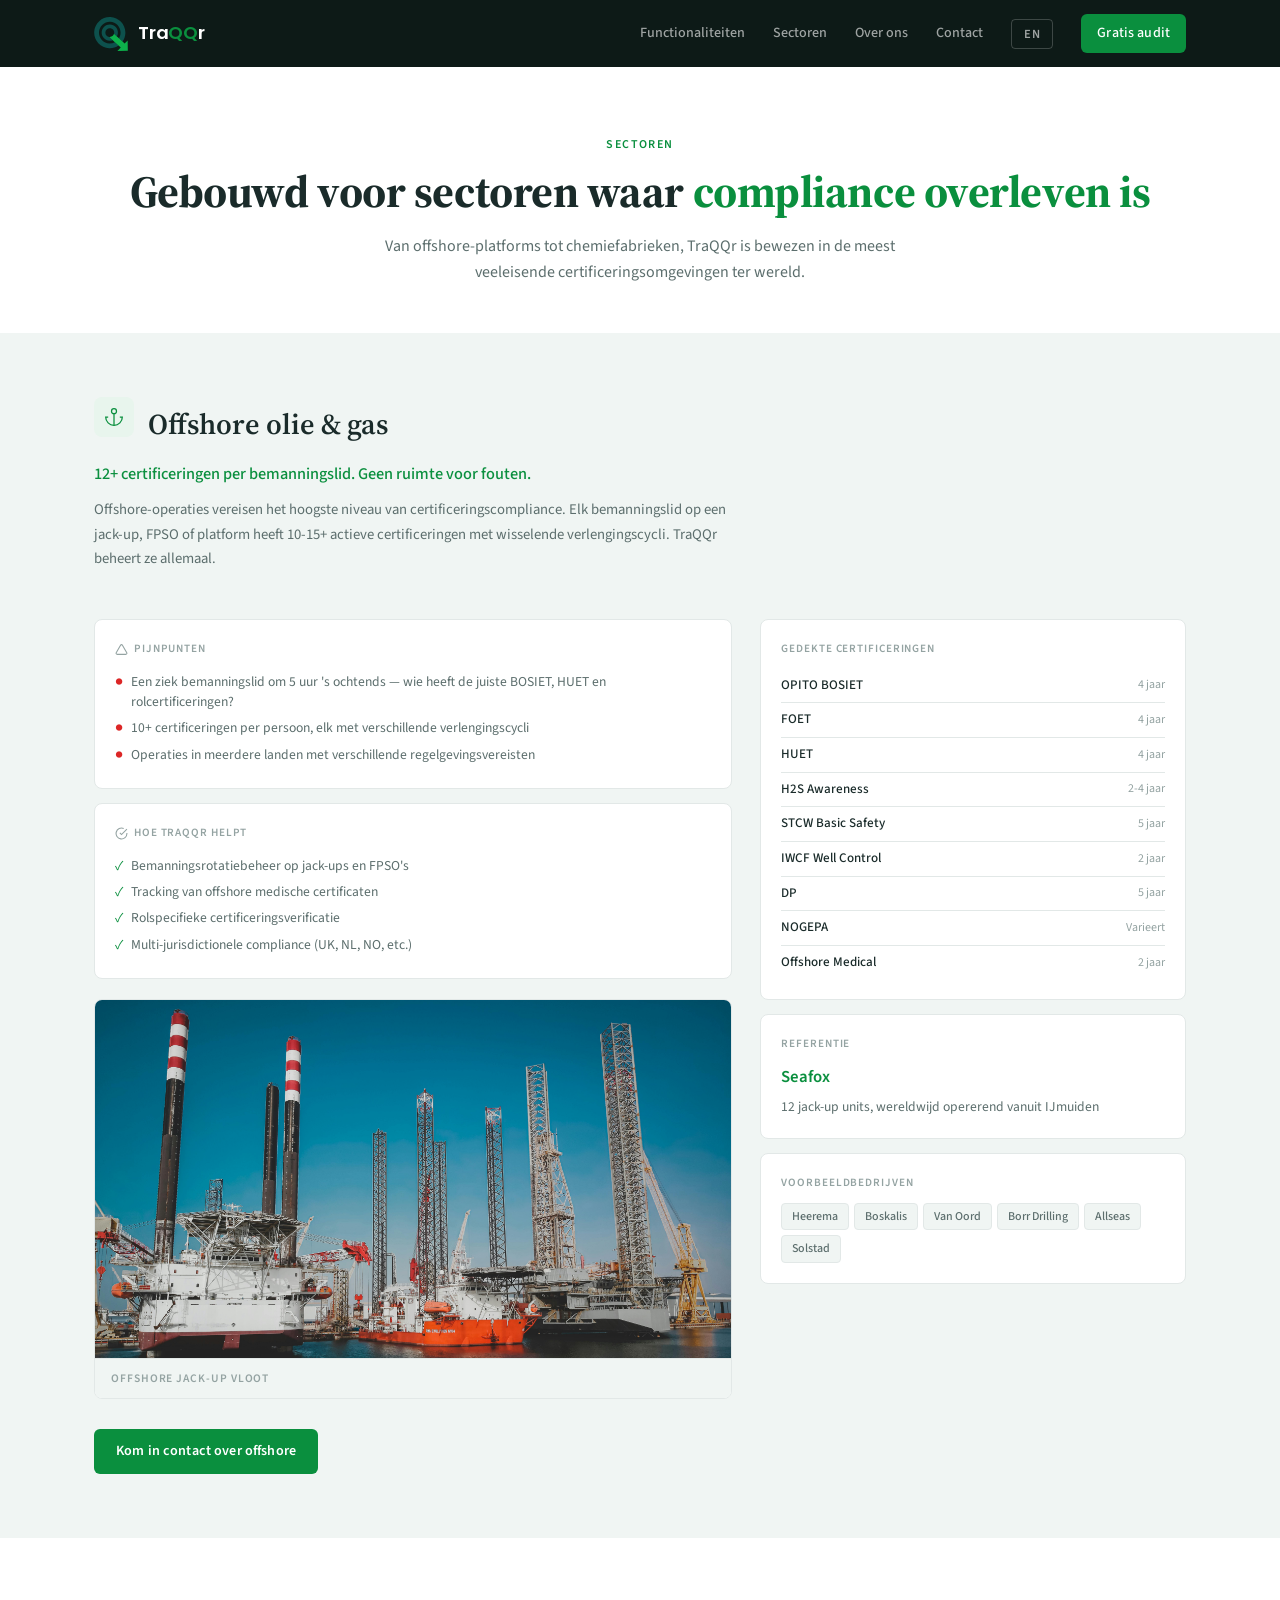
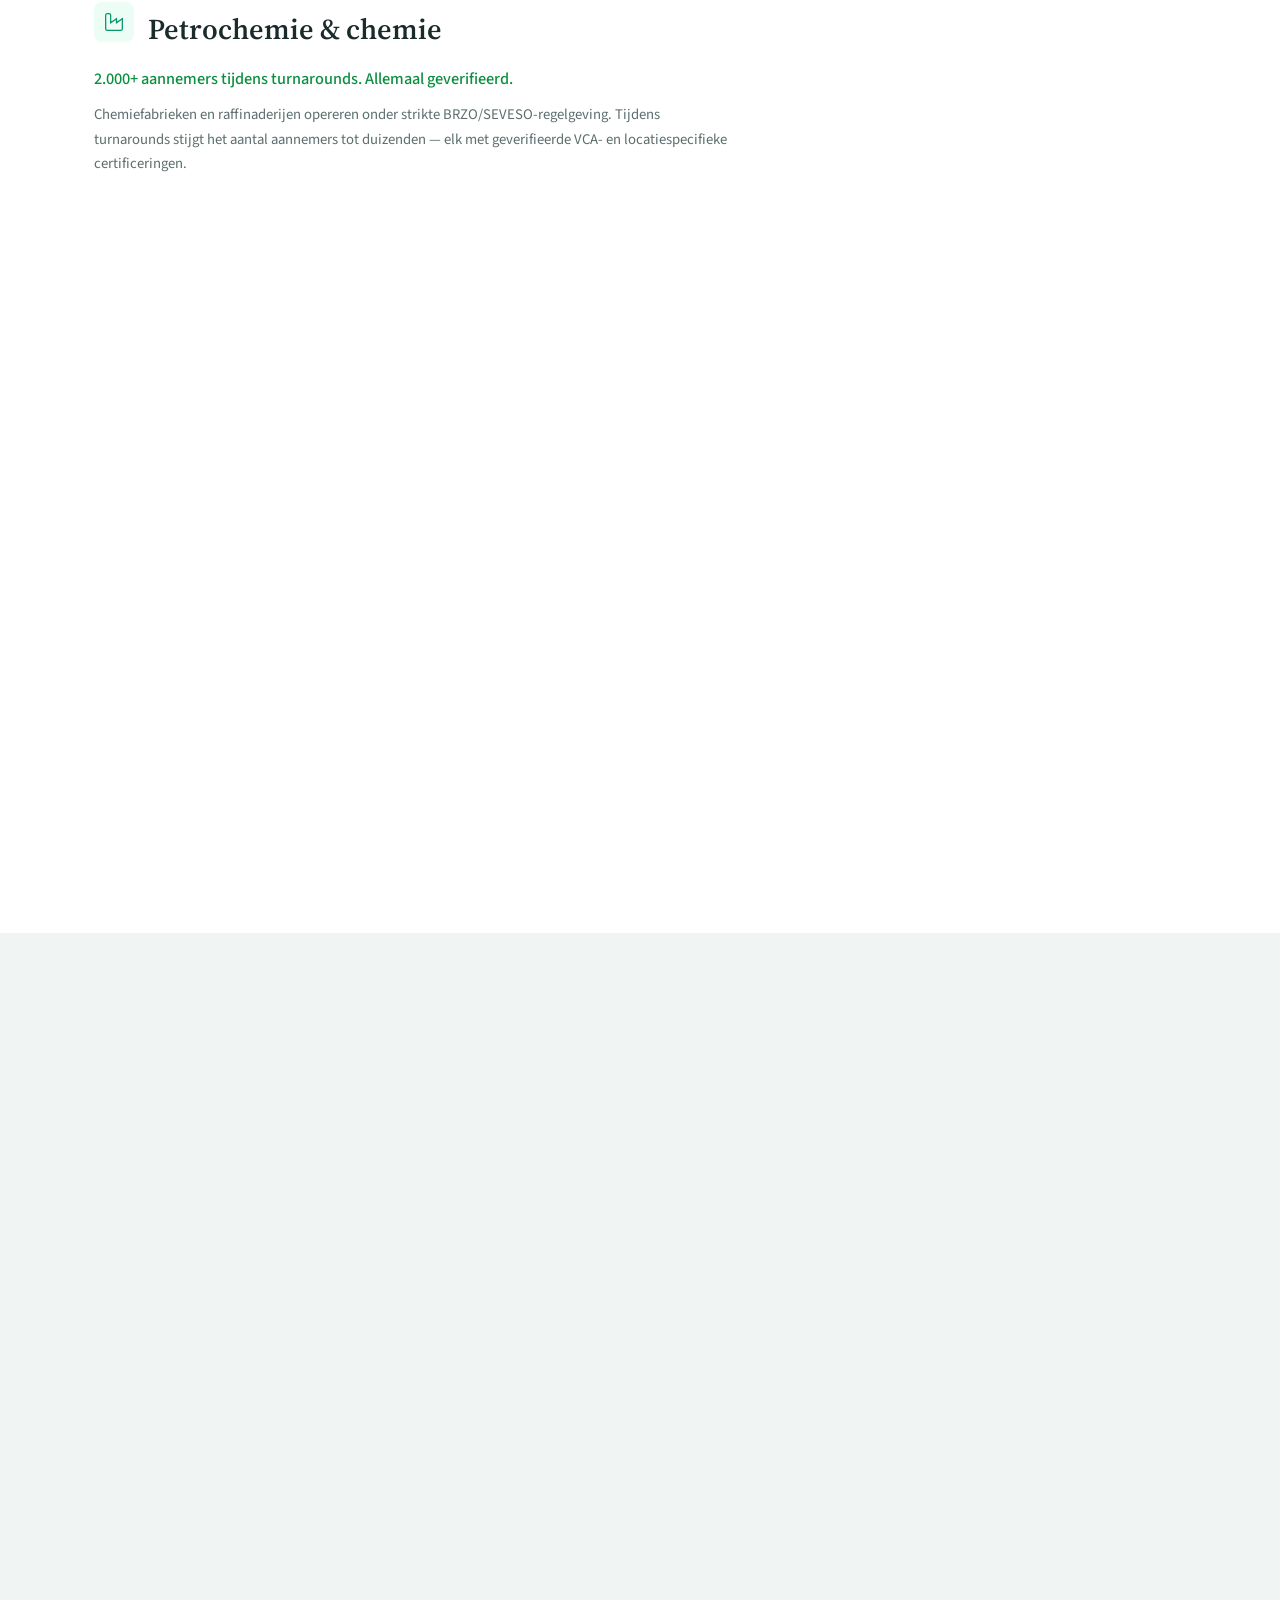
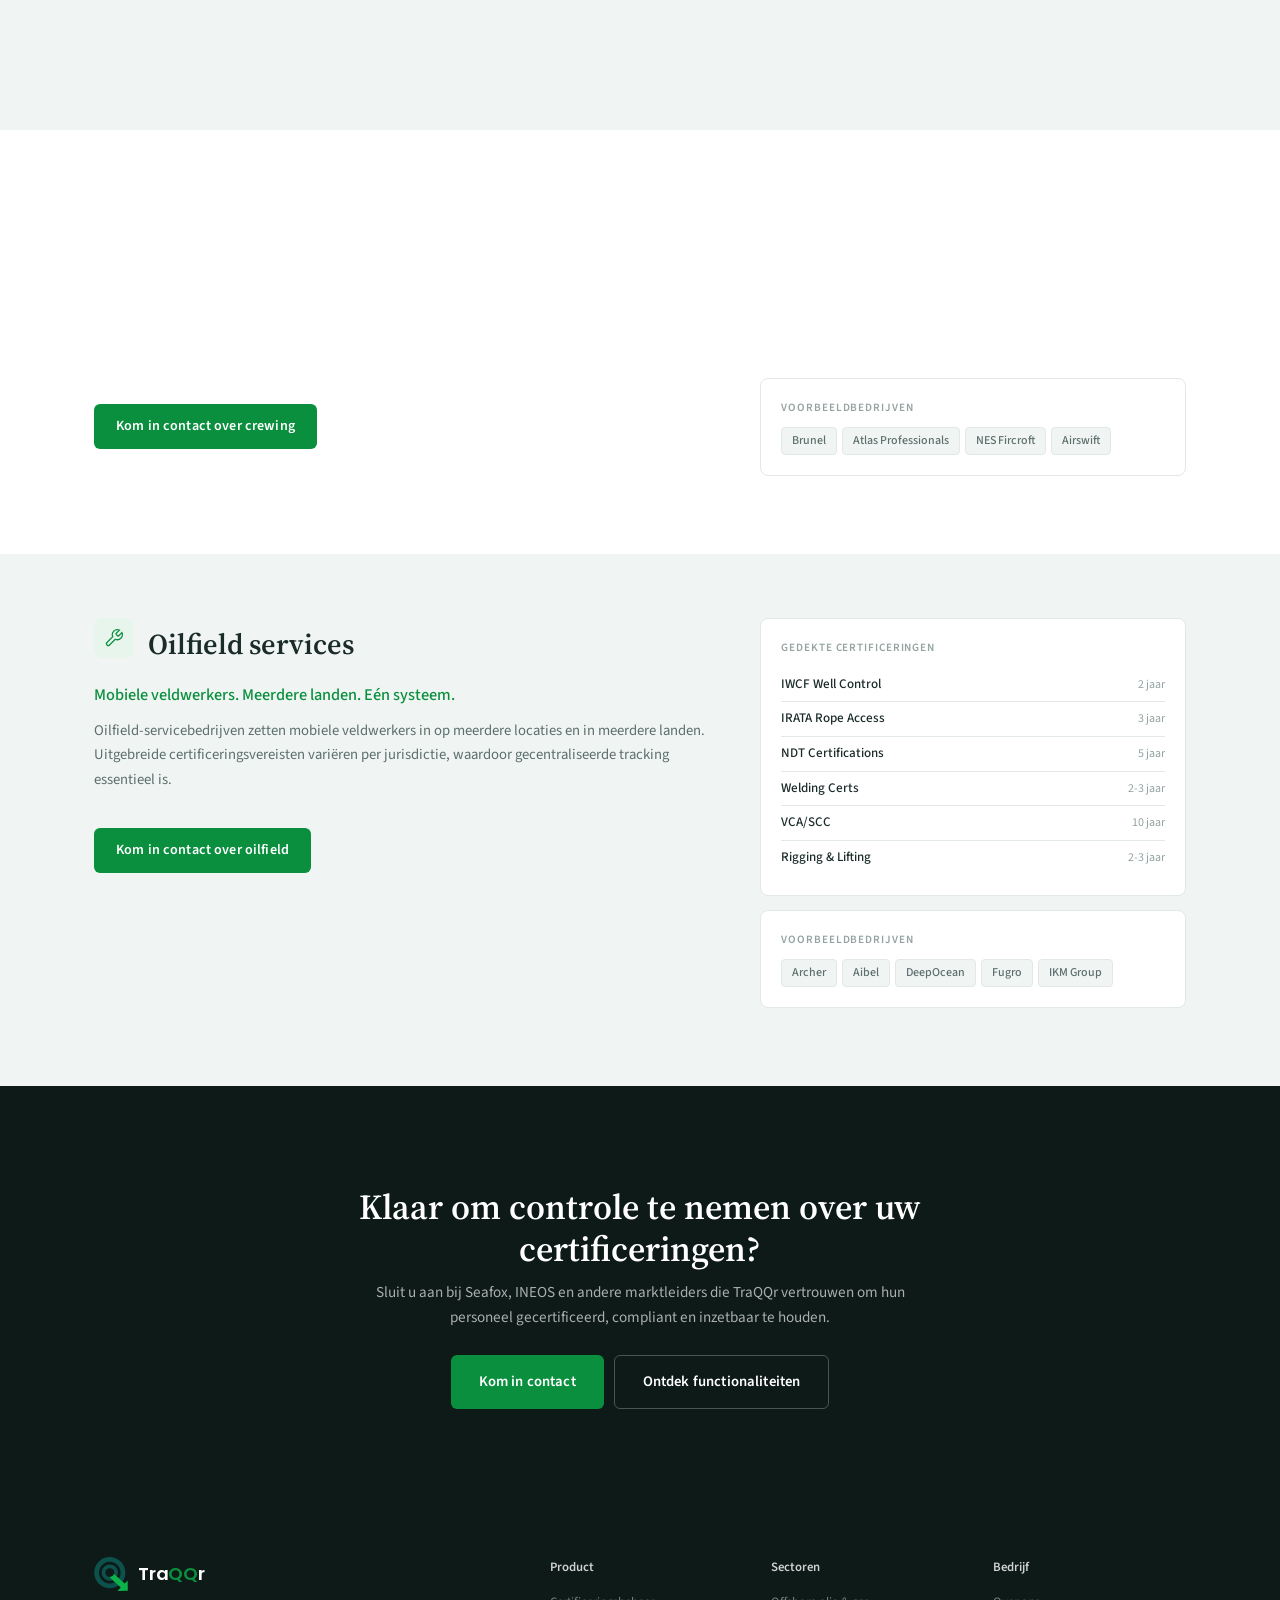
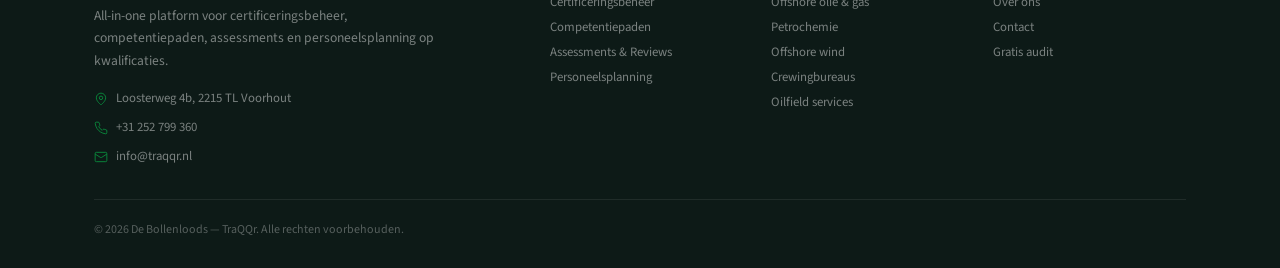
<file: industries.html>
<!DOCTYPE html>
<html lang="nl">
<head>
    <meta charset="UTF-8">
    <meta name="viewport" content="width=device-width, initial-scale=1.0">
    <title data-nl="Sectoren | TraQQr" data-en="Industries | TraQQr">Sectoren | TraQQr</title>
    <meta name="description" content="TraQQr serves offshore oil & gas, petrochemical, offshore wind, crewing agencies, and oilfield services — industries where certification compliance is critical.">
    <link rel="icon" type="image/svg+xml" href="logo.svg">
    <link rel="preconnect" href="https://fonts.googleapis.com">
    <link rel="preconnect" href="https://fonts.gstatic.com" crossorigin>
    <link href="https://fonts.googleapis.com/css2?family=Poppins:wght@500;600&family=Source+Sans+3:wght@300;400;500;600;700&family=Source+Serif+4:wght@400;600;700&display=swap" rel="stylesheet">
    <link rel="stylesheet" href="style.css">
</head>
<body>

    <nav class="nav" id="nav">
        <div class="nav__inner">
            <a href="/" class="nav__logo">
                <img src="logo.svg" alt="TraQQr" class="nav__logo-img">
                <span class="nav__logo-text">Tra<span class="accent">QQ</span>r</span>
            </a>
            <div class="nav__links">
                <a href="features.html" data-nl="Functionaliteiten" data-en="Features">Functionaliteiten</a>
                <a href="industries.html" data-nl="Sectoren" data-en="Industries">Sectoren</a>
                <a href="about.html" data-nl="Over ons" data-en="About">Over ons</a>
                <a href="contact.html" data-nl="Contact" data-en="Contact">Contact</a>
                <button class="lang-toggle" id="langToggle" aria-label="Switch language">EN</button>
                <a href="contact.html" class="btn btn--primary btn--sm" data-nl="Gratis audit" data-en="Free audit">Gratis audit</a>
            </div>
            <button class="nav__menu" id="navMenu" aria-label="Menu">
                <span></span>
                <span></span>
                <span></span>
            </button>
        </div>
    </nav>

    <!-- Mobile menu -->
    <div class="mobile-menu" id="mobileMenu">
        <div class="mobile-menu__links">
            <a href="features.html" data-nl="Functionaliteiten" data-en="Features">Functionaliteiten</a>
            <a href="industries.html" data-nl="Sectoren" data-en="Industries">Sectoren</a>
            <a href="about.html" data-nl="Over ons" data-en="About">Over ons</a>
            <a href="contact.html" data-nl="Contact" data-en="Contact">Contact</a>
            <button class="lang-toggle" id="langToggleMobile" aria-label="Switch language">EN</button>
            <a href="contact.html" class="btn btn--primary" data-nl="Gratis audit" data-en="Free audit">Gratis audit</a>
        </div>
    </div>

    <header class="page-header">
        <span class="section__label reveal" data-nl="Sectoren" data-en="Industries">Sectoren</span>
        <h1 class="reveal" data-nl="Gebouwd voor sectoren waar &lt;span class='hero__title--accent'&gt;compliance overleven is&lt;/span&gt;" data-en="Built for industries where &lt;span class='hero__title--accent'&gt;compliance is survival&lt;/span&gt;">Gebouwd voor sectoren waar <span class="hero__title--accent">compliance overleven is</span></h1>
        <p class="reveal" data-nl="Van offshore-platforms tot chemiefabrieken, TraQQr is bewezen in de meest veeleisende certificeringsomgevingen ter wereld." data-en="From offshore platforms to chemical plants, TraQQr is proven in the most demanding certification environments on earth.">Van offshore-platforms tot chemiefabrieken, TraQQr is bewezen in de meest veeleisende certificeringsomgevingen ter wereld.</p>
    </header>

    <!-- Offshore -->
    <section class="industry-section" id="offshore">
        <div class="container">
            <div class="industry-layout">
                <div class="industry-layout__intro">
                    <div class="feature-header reveal">
                        <div class="pillar-card__icon pillar-card__icon--green">
                            <svg viewBox="0 0 24 24" fill="none" stroke="currentColor" stroke-width="1.5"><circle cx="12" cy="5" r="3"/><line x1="12" y1="22" x2="12" y2="8"/><path d="M5 12H2a10 10 0 0 0 20 0h-3"/></svg>
                        </div>
                        <h2 data-nl="Offshore olie &amp; gas" data-en="Offshore Oil &amp; Gas">Offshore olie &amp; gas</h2>
                    </div>
                    <p class="industry-hero-line reveal" data-nl="12+ certificeringen per bemanningslid. Geen ruimte voor fouten." data-en="12+ certifications per crew member. Zero room for error.">12+ certificeringen per bemanningslid. Geen ruimte voor fouten.</p>
                    <p class="industry-description reveal" data-nl="Offshore-operaties vereisen het hoogste niveau van certificeringscompliance. Elk bemanningslid op een jack-up, FPSO of platform heeft 10-15+ actieve certificeringen met wisselende verlengingscycli. TraQQr beheert ze allemaal." data-en="Offshore operations demand the highest levels of certification compliance. Every crew member on a jack-up, FPSO, or platform carries 10-15+ active certifications with varying renewal cycles. TraQQr manages them all.">Offshore-operaties vereisen het hoogste niveau van certificeringscompliance. Elk bemanningslid op een jack-up, FPSO of platform heeft 10-15+ actieve certificeringen met wisselende verlengingscycli. TraQQr beheert ze allemaal.</p>
                </div>
                <div class="industry-layout__main">
                    <div class="industry-card reveal">
                        <h4><svg viewBox="0 0 24 24" fill="none" stroke="currentColor" stroke-width="2"><path d="m21.73 18-8-14a2 2 0 0 0-3.48 0l-8 14A2 2 0 0 0 4 21h16a2 2 0 0 0 1.73-3Z"/></svg> <span data-nl="Pijnpunten" data-en="Pain Points">Pijnpunten</span></h4>
                        <ul>
                            <li><span class="comparison__x">&#9679;</span> <span data-nl="Een ziek bemanningslid om 5 uur 's ochtends — wie heeft de juiste BOSIET, HUET en rolcertificeringen?" data-en="A sick crew member at 5 AM — who has the right BOSIET, HUET, and role certifications?">Een ziek bemanningslid om 5 uur 's ochtends — wie heeft de juiste BOSIET, HUET en rolcertificeringen?</span></li>
                            <li><span class="comparison__x">&#9679;</span> <span data-nl="10+ certificeringen per persoon, elk met verschillende verlengingscycli" data-en="10+ certifications per person, each with different renewal cycles">10+ certificeringen per persoon, elk met verschillende verlengingscycli</span></li>
                            <li><span class="comparison__x">&#9679;</span> <span data-nl="Operaties in meerdere landen met verschillende regelgevingsvereisten" data-en="Multi-country operations with different regulatory requirements">Operaties in meerdere landen met verschillende regelgevingsvereisten</span></li>
                        </ul>
                    </div>
                    <div class="industry-card reveal">
                        <h4><svg viewBox="0 0 24 24" fill="none" stroke="currentColor" stroke-width="2"><path d="M22 11.08V12a10 10 0 1 1-5.93-9.14"/><polyline points="22 4 12 14.01 9 11.01"/></svg> <span data-nl="Hoe TraQQr helpt" data-en="How TraQQr Helps">Hoe TraQQr helpt</span></h4>
                        <ul>
                            <li><span class="comparison__check">&#10003;</span> <span data-nl="Bemanningsrotatiebeheer op jack-ups en FPSO's" data-en="Crew rotation management on jack-ups and FPSO's">Bemanningsrotatiebeheer op jack-ups en FPSO's</span></li>
                            <li><span class="comparison__check">&#10003;</span> <span data-nl="Tracking van offshore medische certificaten" data-en="Offshore medical certificate tracking">Tracking van offshore medische certificaten</span></li>
                            <li><span class="comparison__check">&#10003;</span> <span data-nl="Rolspecifieke certificeringsverificatie" data-en="Role-specific certification verification">Rolspecifieke certificeringsverificatie</span></li>
                            <li><span class="comparison__check">&#10003;</span> <span data-nl="Multi-jurisdictionele compliance (UK, NL, NO, etc.)" data-en="Multi-jurisdictional compliance (UK, NL, NO, etc.)">Multi-jurisdictionele compliance (UK, NL, NO, etc.)</span></li>
                        </ul>
                    </div>
                    <figure class="industry-card industry-card--media reveal" style="margin-top: 20px;">
                        <img src="images/offshore-jackup-vloot.jpg" alt="Offshore jack-up eenheden" loading="lazy">
                        <figcaption><span data-nl="Offshore jack-up vloot" data-en="Offshore jack-up fleet">Offshore jack-up vloot</span></figcaption>
                    </figure>
                    <a href="contact.html" class="btn btn--primary reveal" style="margin-top: 16px;" data-nl="Kom in contact over offshore" data-en="Get in Touch about Offshore">Kom in contact over offshore</a>
                </div>
                <div class="industry-layout__side">
                    <div class="industry-card reveal">
                        <h4 data-nl="Gedekte certificeringen" data-en="Certifications Covered">Gedekte certificeringen</h4>
                        <div class="cert-table">
                            <div class="cert-table__row"><span class="cert-table__name">OPITO BOSIET</span><span class="cert-table__cycle" data-nl="4 jaar" data-en="4 years">4 jaar</span></div>
                            <div class="cert-table__row"><span class="cert-table__name">FOET</span><span class="cert-table__cycle" data-nl="4 jaar" data-en="4 years">4 jaar</span></div>
                            <div class="cert-table__row"><span class="cert-table__name">HUET</span><span class="cert-table__cycle" data-nl="4 jaar" data-en="4 years">4 jaar</span></div>
                            <div class="cert-table__row"><span class="cert-table__name">H2S Awareness</span><span class="cert-table__cycle" data-nl="2-4 jaar" data-en="2-4 years">2-4 jaar</span></div>
                            <div class="cert-table__row"><span class="cert-table__name">STCW Basic Safety</span><span class="cert-table__cycle" data-nl="5 jaar" data-en="5 years">5 jaar</span></div>
                            <div class="cert-table__row"><span class="cert-table__name">IWCF Well Control</span><span class="cert-table__cycle" data-nl="2 jaar" data-en="2 years">2 jaar</span></div>
                            <div class="cert-table__row"><span class="cert-table__name">DP</span><span class="cert-table__cycle" data-nl="5 jaar" data-en="5 years">5 jaar</span></div>
                            <div class="cert-table__row"><span class="cert-table__name">NOGEPA</span><span class="cert-table__cycle" data-nl="Varieert" data-en="Varies">Varieert</span></div>
                            <div class="cert-table__row"><span class="cert-table__name">Offshore Medical</span><span class="cert-table__cycle" data-nl="2 jaar" data-en="2 years">2 jaar</span></div>
                        </div>
                    </div>
                    <div class="industry-card reveal">
                        <h4 data-nl="Referentie" data-en="Reference">Referentie</h4>
                        <p class="accent-text" style="font-size: 1.05rem;">Seafox</p>
                        <p style="font-size: 0.85rem; color: var(--color-text-muted); margin-top: 4px;" data-nl="12 jack-up units, wereldwijd opererend vanuit IJmuiden" data-en="12 jack-up units, operating worldwide from IJmuiden">12 jack-up units, wereldwijd opererend vanuit IJmuiden</p>
                    </div>
                    <div class="industry-card reveal">
                        <h4 data-nl="Voorbeeldbedrijven" data-en="Example Companies">Voorbeeldbedrijven</h4>
                        <div class="company-tags">
                            <span class="company-tag">Heerema</span><span class="company-tag">Boskalis</span><span class="company-tag">Van Oord</span><span class="company-tag">Borr Drilling</span><span class="company-tag">Allseas</span><span class="company-tag">Solstad</span>
                        </div>
                    </div>
                </div>
            </div>
        </div>
    </section>

    <!-- Petrochemical -->
    <section class="industry-section" id="petrochemical">
        <div class="container">
            <div class="industry-layout">
                <div class="industry-layout__intro">
                    <div class="feature-header reveal">
                        <div class="pillar-card__icon pillar-card__icon--emerald">
                            <svg viewBox="0 0 24 24" fill="none" stroke="currentColor" stroke-width="1.5"><path d="M2 20a2 2 0 0 0 2 2h16a2 2 0 0 0 2-2V8l-7 5V8l-7 5V4a2 2 0 0 0-2-2H4a2 2 0 0 0-2 2Z"/></svg>
                        </div>
                        <h2 data-nl="Petrochemie &amp; chemie" data-en="Petrochemical &amp; Chemical">Petrochemie &amp; chemie</h2>
                    </div>
                    <p class="industry-hero-line reveal" data-nl="2.000+ aannemers tijdens turnarounds. Allemaal geverifieerd." data-en="2,000+ contractors during turnarounds. All verified.">2.000+ aannemers tijdens turnarounds. Allemaal geverifieerd.</p>
                    <p class="industry-description reveal" data-nl="Chemiefabrieken en raffinaderijen opereren onder strikte BRZO/SEVESO-regelgeving. Tijdens turnarounds stijgt het aantal aannemers tot duizenden — elk met geverifieerde VCA- en locatiespecifieke certificeringen." data-en="Chemical plants and refineries operate under strict BRZO/SEVESO regulations. During turnarounds, contractor headcount surges to thousands — each requiring verified VCA and site-specific certifications.">Chemiefabrieken en raffinaderijen opereren onder strikte BRZO/SEVESO-regelgeving. Tijdens turnarounds stijgt het aantal aannemers tot duizenden — elk met geverifieerde VCA- en locatiespecifieke certificeringen.</p>
                </div>
                <div class="industry-layout__main">
                    <div class="industry-card reveal">
                        <h4><svg viewBox="0 0 24 24" fill="none" stroke="currentColor" stroke-width="2"><path d="m21.73 18-8-14a2 2 0 0 0-3.48 0l-8 14A2 2 0 0 0 4 21h16a2 2 0 0 0 1.73-3Z"/></svg> <span data-nl="Pijnpunten" data-en="Pain Points">Pijnpunten</span></h4>
                        <ul>
                            <li><span class="comparison__x">&#9679;</span> <span data-nl="2.000+ aannemers hebben geverifieerde certificeringen nodig tijdens turnarounds" data-en="2,000+ contractors need verified certifications during turnarounds">2.000+ aannemers hebben geverifieerde certificeringen nodig tijdens turnarounds</span></li>
                            <li><span class="comparison__x">&#9679;</span> <span data-nl="Eén ongecertificeerde aannemer op locatie = regelgevingsovertreding" data-en="One uncertified contractor on site = regulatory violation">Eén ongecertificeerde aannemer op locatie = regelgevingsovertreding</span></li>
                            <li><span class="comparison__x">&#9679;</span> <span data-nl="Dienstplanning moet rekening houden met certificeringsvereisten per rol" data-en="Shift planning must account for certification requirements per role">Dienstplanning moet rekening houden met certificeringsvereisten per rol</span></li>
                        </ul>
                    </div>
                    <figure class="industry-card industry-card--media reveal" style="margin-top: 20px;">
                        <img src="images/ineos_acetyls_low-res.jpg" alt="Petrochemische locatie met medewerkers in PBM" loading="lazy">
                        <figcaption><span data-nl="Petrochemische operaties" data-en="Petrochemical operations">Petrochemische operaties</span></figcaption>
                    </figure>
                    <a href="contact.html" class="btn btn--primary reveal" style="margin-top: 16px;" data-nl="Kom in contact over petrochemie" data-en="Get in Touch about Petrochemical">Kom in contact over petrochemie</a>
                </div>
                <div class="industry-layout__side">
                    <div class="industry-card reveal">
                        <h4 data-nl="Gedekte certificeringen" data-en="Certifications Covered">Gedekte certificeringen</h4>
                        <div class="cert-table">
                            <div class="cert-table__row"><span class="cert-table__name">VCA/SCC Basis</span><span class="cert-table__cycle" data-nl="10 jaar" data-en="10 years">10 jaar</span></div>
                            <div class="cert-table__row"><span class="cert-table__name">VCA/SCC VOL</span><span class="cert-table__cycle" data-nl="10 jaar" data-en="10 years">10 jaar</span></div>
                            <div class="cert-table__row"><span class="cert-table__name">VCA Petrochemie</span><span class="cert-table__cycle" data-nl="10 jaar" data-en="10 years">10 jaar</span></div>
                            <div class="cert-table__row"><span class="cert-table__name">BRZO/SEVESO</span><span class="cert-table__cycle" data-nl="Varieert" data-en="Varies">Varieert</span></div>
                            <div class="cert-table__row"><span class="cert-table__name">ATEX Awareness</span><span class="cert-table__cycle" data-nl="3-5 jaar" data-en="3-5 years">3-5 jaar</span></div>
                            <div class="cert-table__row"><span class="cert-table__name">Confined Space Entry</span><span class="cert-table__cycle" data-nl="2-3 jaar" data-en="2-3 years">2-3 jaar</span></div>
                            <div class="cert-table__row"><span class="cert-table__name">Working at Height</span><span class="cert-table__cycle" data-nl="2-3 jaar" data-en="2-3 years">2-3 jaar</span></div>
                        </div>
                    </div>
                    <div class="industry-card reveal">
                        <h4 data-nl="Referentie" data-en="Reference">Referentie</h4>
                        <p class="accent-text" style="font-size: 1.05rem;">INEOS</p>
                        <p style="font-size: 0.85rem; color: var(--color-text-muted); margin-top: 4px;" data-nl="Een van de grootste chemiebedrijven ter wereld" data-en="One of the world's largest chemical companies">Een van de grootste chemiebedrijven ter wereld</p>
                    </div>
                    <div class="industry-card reveal">
                        <h4 data-nl="Voorbeeldbedrijven" data-en="Example Companies">Voorbeeldbedrijven</h4>
                        <div class="company-tags">
                            <span class="company-tag">BASF</span><span class="company-tag">Shell Chemicals</span><span class="company-tag">Dow</span><span class="company-tag">LyondellBasell</span><span class="company-tag">SABIC</span>
                        </div>
                    </div>
                </div>
            </div>
        </div>
    </section>

    <!-- Offshore Wind -->
    <section class="industry-section" id="wind">
        <div class="container">
            <div class="industry-layout">
                <div>
                    <div class="feature-header reveal">
                        <div class="pillar-card__icon pillar-card__icon--sky">
                            <svg viewBox="0 0 24 24" fill="none" stroke="currentColor" stroke-width="1.5"><path d="M17.7 7.7a2.5 2.5 0 1 1 1.8 4.3H2"/><path d="M9.6 4.6A2 2 0 1 1 11 8H2"/><path d="M12.6 19.4A2 2 0 1 0 14 16H2"/></svg>
                        </div>
                        <h2 data-nl="Offshore wind &amp; hernieuwbare energie" data-en="Offshore Wind &amp; Renewables">Offshore wind &amp; hernieuwbare energie</h2>
                    </div>
                    <p class="industry-hero-line reveal" data-nl="De snelst groeiende offshore-sector. Schaal met vertrouwen." data-en="The fastest-growing offshore sector. Scale with confidence.">De snelst groeiende offshore-sector. Schaal met vertrouwen.</p>
                    <p class="industry-description reveal" data-nl="Offshore wind schaalt snel op en vereist gekwalificeerde technici in een ongekend tempo. GWO-certificeringen met 6 afzonderlijke modules, elk op een 2-jarige cyclus, creëren een complexe certificeringsmatrix." data-en="Offshore wind is scaling rapidly, requiring qualified technicians at an unprecedented pace. GWO certifications with 6 separate modules, each on a 2-year cycle, create a complex certification matrix.">Offshore wind schaalt snel op en vereist gekwalificeerde technici in een ongekend tempo. GWO-certificeringen met 6 afzonderlijke modules, elk op een 2-jarige cyclus, creëren een complexe certificeringsmatrix.</p>
                    <figure class="industry-card industry-card--media reveal" style="margin-top: 20px;">
                        <img src="images/windenergie.jpg" alt="Offshore windpark met windturbines op zee" loading="lazy">
                        <figcaption><span data-nl="Offshore windpark" data-en="Offshore wind farm">Offshore windpark</span></figcaption>
                    </figure>
                    <a href="contact.html" class="btn btn--primary reveal" style="margin-top: 16px;" data-nl="Kom in contact over offshore wind" data-en="Get in Touch about Offshore Wind">Kom in contact over offshore wind</a>
                </div>
                <div>
                    <div class="industry-card reveal">
                        <h4 data-nl="Gedekte certificeringen" data-en="Certifications Covered">Gedekte certificeringen</h4>
                        <div class="cert-table">
                            <div class="cert-table__row"><span class="cert-table__name">GWO Basic Safety</span><span class="cert-table__cycle" data-nl="2 jaar" data-en="2 years">2 jaar</span></div>
                            <div class="cert-table__row"><span class="cert-table__name">GWO Working at Heights</span><span class="cert-table__cycle" data-nl="2 jaar" data-en="2 years">2 jaar</span></div>
                            <div class="cert-table__row"><span class="cert-table__name">GWO Sea Survival</span><span class="cert-table__cycle" data-nl="2 jaar" data-en="2 years">2 jaar</span></div>
                            <div class="cert-table__row"><span class="cert-table__name">GWO Fire Awareness</span><span class="cert-table__cycle" data-nl="2 jaar" data-en="2 years">2 jaar</span></div>
                            <div class="cert-table__row"><span class="cert-table__name">GWO First Aid</span><span class="cert-table__cycle" data-nl="2 jaar" data-en="2 years">2 jaar</span></div>
                            <div class="cert-table__row"><span class="cert-table__name">GWO Manual Handling</span><span class="cert-table__cycle" data-nl="2 jaar" data-en="2 years">2 jaar</span></div>
                            <div class="cert-table__row"><span class="cert-table__name">OPITO Wind Extensions</span><span class="cert-table__cycle" data-nl="Varieert" data-en="Varies">Varieert</span></div>
                        </div>
                    </div>
                    <div class="industry-card reveal">
                        <h4 data-nl="Voorbeeldbedrijven" data-en="Example Companies">Voorbeeldbedrijven</h4>
                        <div class="company-tags">
                            <span class="company-tag">Vestas</span><span class="company-tag">Siemens Gamesa</span><span class="company-tag">Ørsted</span><span class="company-tag">RWE</span><span class="company-tag">Vattenfall</span>
                        </div>
                    </div>
                </div>
            </div>
        </div>
    </section>

    <!-- Crewing -->
    <section class="industry-section" id="crewing">
        <div class="container">
            <div class="industry-layout">
                <div>
                    <div class="feature-header reveal">
                        <div class="pillar-card__icon pillar-card__icon--violet">
                            <svg viewBox="0 0 24 24" fill="none" stroke="currentColor" stroke-width="1.5"><path d="M16 21v-2a4 4 0 0 0-4-4H6a4 4 0 0 0-4 4v2"/><circle cx="9" cy="7" r="4"/><path d="M22 21v-2a4 4 0 0 0-3-3.87"/><path d="M16 3.13a4 4 0 0 1 0 7.75"/></svg>
                        </div>
                        <h2 data-nl="Crewing- &amp; uitzendbureaus" data-en="Crewing &amp; Staffing Agencies">Crewing- &amp; uitzendbureaus</h2>
                    </div>
                    <p class="industry-hero-line reveal" data-nl="Eén verlopen certificaat = één gemiste inzet = omzetverlies." data-en="One expired certificate = one lost deployment = lost revenue.">Eén verlopen certificaat = één gemiste inzet = omzetverlies.</p>
                    <p class="industry-description reveal" data-nl="Crewingbureaus beheren certificeringen voor honderden of duizenden ingezette medewerkers bij tientallen opdrachtgevers. Eén verlopen certificering betekent dat een medewerker niet ingezet kan worden — direct omzetverlies." data-en="Crewing agencies manage certifications for hundreds or thousands of deployed workers across dozens of client operators. A single expired certification means a worker can't deploy — immediate revenue loss.">Crewingbureaus beheren certificeringen voor honderden of duizenden ingezette medewerkers bij tientallen opdrachtgevers. Eén verlopen certificering betekent dat een medewerker niet ingezet kan worden — direct omzetverlies.</p>
                    <a href="contact.html" class="btn btn--primary reveal" style="margin-top: 16px;" data-nl="Kom in contact over crewing" data-en="Get in Touch about Crewing">Kom in contact over crewing</a>
                </div>
                <div>
                    <div class="industry-card reveal">
                        <h4 data-nl="Belangrijkste uitdagingen" data-en="Key Challenges">Belangrijkste uitdagingen</h4>
                        <ul>
                            <li><span class="comparison__x">&#9679;</span> <span data-nl="Eén verlopen BOSIET = medewerker kan niet ingezet worden = direct omzetverlies" data-en="One expired BOSIET = worker can't deploy = immediate revenue loss">Eén verlopen BOSIET = medewerker kan niet ingezet worden = direct omzetverlies</span></li>
                            <li><span class="comparison__x">&#9679;</span> <span data-nl="Verschillende certificeringsvereisten per opdrachtgever" data-en="Different certification requirements per client operator">Verschillende certificeringsvereisten per opdrachtgever</span></li>
                            <li><span class="comparison__x">&#9679;</span> <span data-nl="Tientallen verschillende normen voor honderden medewerkers" data-en="Dozens of different standards across hundreds of workers">Tientallen verschillende normen voor honderden medewerkers</span></li>
                        </ul>
                    </div>
                    <div class="industry-card reveal">
                        <h4 data-nl="Voorbeeldbedrijven" data-en="Example Companies">Voorbeeldbedrijven</h4>
                        <div class="company-tags">
                            <span class="company-tag">Brunel</span><span class="company-tag">Atlas Professionals</span><span class="company-tag">NES Fircroft</span><span class="company-tag">Airswift</span>
                        </div>
                    </div>
                </div>
            </div>
        </div>
    </section>

    <!-- Oilfield Services -->
    <section class="industry-section" id="oilfield">
        <div class="container">
            <div class="industry-layout">
                <div>
                    <div class="feature-header reveal">
                        <div class="pillar-card__icon pillar-card__icon--green">
                            <svg viewBox="0 0 24 24" fill="none" stroke="currentColor" stroke-width="1.5"><path d="M14.7 6.3a1 1 0 0 0 0 1.4l1.6 1.6a1 1 0 0 0 1.4 0l3.77-3.77a6 6 0 0 1-7.94 7.94l-6.91 6.91a2.12 2.12 0 0 1-3-3l6.91-6.91a6 6 0 0 1 7.94-7.94l-3.76 3.76z"/></svg>
                        </div>
                        <h2 data-nl="Oilfield services" data-en="Oilfield Services">Oilfield services</h2>
                    </div>
                    <p class="industry-hero-line reveal" data-nl="Mobiele veldwerkers. Meerdere landen. Eén systeem." data-en="Mobile field workers. Multiple countries. One system.">Mobiele veldwerkers. Meerdere landen. Eén systeem.</p>
                    <p class="industry-description reveal" data-nl="Oilfield-servicebedrijven zetten mobiele veldwerkers in op meerdere locaties en in meerdere landen. Uitgebreide certificeringsvereisten variëren per jurisdictie, waardoor gecentraliseerde tracking essentieel is." data-en="Oilfield service companies deploy mobile field workers across multiple locations and countries. Extensive certification requirements vary by jurisdiction, making centralized tracking essential.">Oilfield-servicebedrijven zetten mobiele veldwerkers in op meerdere locaties en in meerdere landen. Uitgebreide certificeringsvereisten variëren per jurisdictie, waardoor gecentraliseerde tracking essentieel is.</p>
                    <a href="contact.html" class="btn btn--primary reveal" style="margin-top: 16px;" data-nl="Kom in contact over oilfield" data-en="Get in Touch about Oilfield">Kom in contact over oilfield</a>
                </div>
                <div>
                    <div class="industry-card reveal">
                        <h4 data-nl="Gedekte certificeringen" data-en="Certifications Covered">Gedekte certificeringen</h4>
                        <div class="cert-table">
                            <div class="cert-table__row"><span class="cert-table__name">IWCF Well Control</span><span class="cert-table__cycle" data-nl="2 jaar" data-en="2 years">2 jaar</span></div>
                            <div class="cert-table__row"><span class="cert-table__name">IRATA Rope Access</span><span class="cert-table__cycle" data-nl="3 jaar" data-en="3 years">3 jaar</span></div>
                            <div class="cert-table__row"><span class="cert-table__name">NDT Certifications</span><span class="cert-table__cycle" data-nl="5 jaar" data-en="5 years">5 jaar</span></div>
                            <div class="cert-table__row"><span class="cert-table__name">Welding Certs</span><span class="cert-table__cycle" data-nl="2-3 jaar" data-en="2-3 years">2-3 jaar</span></div>
                            <div class="cert-table__row"><span class="cert-table__name">VCA/SCC</span><span class="cert-table__cycle" data-nl="10 jaar" data-en="10 years">10 jaar</span></div>
                            <div class="cert-table__row"><span class="cert-table__name">Rigging &amp; Lifting</span><span class="cert-table__cycle" data-nl="2-3 jaar" data-en="2-3 years">2-3 jaar</span></div>
                        </div>
                    </div>
                    <div class="industry-card reveal">
                        <h4 data-nl="Voorbeeldbedrijven" data-en="Example Companies">Voorbeeldbedrijven</h4>
                        <div class="company-tags">
                            <span class="company-tag">Archer</span><span class="company-tag">Aibel</span><span class="company-tag">DeepOcean</span><span class="company-tag">Fugro</span><span class="company-tag">IKM Group</span>
                        </div>
                    </div>
                </div>
            </div>
        </div>
    </section>

    <!-- CTA -->
    <section class="section cta">
        <div class="cta__glow"></div>
        <div class="container">
            <div class="cta__content reveal">
                <h2 data-nl="Klaar om controle te nemen over uw certificeringen?" data-en="Ready to take control of your certifications?">Klaar om controle te nemen over uw certificeringen?</h2>
                <p data-nl="Sluit u aan bij Seafox, INEOS en andere marktleiders die TraQQr vertrouwen om hun personeel gecertificeerd, compliant en inzetbaar te houden." data-en="Join Seafox, INEOS, and other industry leaders who trust TraQQr to keep their workforce certified, compliant, and deployable.">Sluit u aan bij Seafox, INEOS en andere marktleiders die TraQQr vertrouwen om hun personeel gecertificeerd, compliant en inzetbaar te houden.</p>
                <div class="cta__buttons">
                    <a href="contact.html" class="btn btn--primary btn--lg" data-nl="Kom in contact" data-en="Get in Touch">
                        Kom in contact
                        <svg viewBox="0 0 24 24" fill="none" stroke="currentColor" stroke-width="2" stroke-linecap="round" stroke-linejoin="round" class="btn__icon"><path d="M5 12h14"/><path d="m12 5 7 7-7 7"/></svg>
                    </a>
                    <a href="features.html" class="btn btn--ghost btn--lg" data-nl="Ontdek functionaliteiten" data-en="Explore Features">Ontdek functionaliteiten</a>
                </div>
            </div>
        </div>
    </section>

    <!-- Footer -->
    <footer class="footer">
        <div class="container">
            <div class="footer__grid">
                <div class="footer__brand">
                    <a href="/" class="nav__logo">
                        <img src="logo.svg" alt="TraQQr" class="nav__logo-img">
                        <span class="nav__logo-text">Tra<span class="accent">QQ</span>r</span>
                    </a>
                    <p class="footer__description" data-nl="All-in-one platform voor certificeringsbeheer, competentiepaden, assessments en personeelsplanning op kwalificaties." data-en="All-in-one platform for certification lifecycle management, competency paths, assessments, and qualification-based crew planning.">All-in-one platform voor certificeringsbeheer, competentiepaden, assessments en personeelsplanning op kwalificaties.</p>
                    <div class="footer__contact-links">
                        <a href="https://www.google.com/maps/dir/?api=1&amp;destination=Loosterweg+4b+2215TL+Voorhout" target="_blank" rel="noopener noreferrer">
                            <svg viewBox="0 0 24 24" fill="none" stroke="currentColor" stroke-width="1.5"><path d="M20 10c0 6-8 12-8 12s-8-6-8-12a8 8 0 0 1 16 0Z"/><circle cx="12" cy="10" r="3"/></svg>
                            Loosterweg 4b, 2215 TL Voorhout
                        </a>
                        <a href="tel:+31252799360">
                            <svg viewBox="0 0 24 24" fill="none" stroke="currentColor" stroke-width="1.5"><path d="M22 16.92v3a2 2 0 0 1-2.18 2 19.79 19.79 0 0 1-8.63-3.07 19.5 19.5 0 0 1-6-6 19.79 19.79 0 0 1-3.07-8.67A2 2 0 0 1 4.11 2h3a2 2 0 0 1 2 1.72c.127.96.361 1.903.7 2.81a2 2 0 0 1-.45 2.11L8.09 9.91a16 16 0 0 0 6 6l1.27-1.27a2 2 0 0 1 2.11-.45c.907.339 1.85.573 2.81.7A2 2 0 0 1 22 16.92z"/></svg>
                            +31 252 799 360
                        </a>
                        <a href="mailto:info@traqqr.nl">
                            <svg viewBox="0 0 24 24" fill="none" stroke="currentColor" stroke-width="1.5"><rect x="2" y="4" width="20" height="16" rx="2"/><path d="m22 7-8.97 5.7a1.94 1.94 0 0 1-2.06 0L2 7"/></svg>
                            info@traqqr.nl
                        </a>
                    </div>
                </div>
                <div class="footer__links">
                    <div>
                        <h4 data-nl="Product" data-en="Product">Product</h4>
                        <a href="features.html#certifications" data-nl="Certificeringsbeheer" data-en="Certification Management">Certificeringsbeheer</a>
                        <a href="features.html#competencies" data-nl="Competentiepaden" data-en="Competency Paths">Competentiepaden</a>
                        <a href="features.html#assessments" data-nl="Assessments &amp; Reviews" data-en="Assessments &amp; Reviews">Assessments &amp; Reviews</a>
                        <a href="features.html#planning" data-nl="Personeelsplanning" data-en="Crew Planning">Personeelsplanning</a>
                    </div>
                    <div>
                        <h4 data-nl="Sectoren" data-en="Industries">Sectoren</h4>
                        <a href="industries.html#offshore" data-nl="Offshore olie &amp; gas" data-en="Offshore Oil &amp; Gas">Offshore olie &amp; gas</a>
                        <a href="industries.html#petrochemical" data-nl="Petrochemie" data-en="Petrochemical">Petrochemie</a>
                        <a href="industries.html#wind" data-nl="Offshore wind" data-en="Offshore Wind">Offshore wind</a>
                        <a href="industries.html#crewing" data-nl="Crewingbureaus" data-en="Crewing Agencies">Crewingbureaus</a>
                        <a href="industries.html#oilfield" data-nl="Oilfield services" data-en="Oilfield Services">Oilfield services</a>
                    </div>
                    <div>
                        <h4 data-nl="Bedrijf" data-en="Company">Bedrijf</h4>
                        <a href="about.html" data-nl="Over ons" data-en="About">Over ons</a>
                        <a href="contact.html" data-nl="Contact" data-en="Contact">Contact</a>
                        <a href="contact.html" data-nl="Gratis audit" data-en="Free audit">Gratis audit</a>
                    </div>
                </div>
            </div>
            <div class="footer__bottom">
                <p data-nl="&copy; 2026 De Bollenloods — TraQQr. Alle rechten voorbehouden." data-en="&copy; 2026 De Bollenloods — TraQQr. All rights reserved.">&copy; 2026 De Bollenloods — TraQQr. Alle rechten voorbehouden.</p>
            </div>
        </div>
    </footer>

    <script src="script.js"></script>
</body>
</html>
</file>
<file: style.css>
/* ======================================
   TraQQr — Style
   Light corporate theme, green accent
   Source Serif 4 + Source Sans 3
   ====================================== */

/* --- Reset & Base --- */
*, *::before, *::after {
    margin: 0;
    padding: 0;
    box-sizing: border-box;
}

:root {
    --color-bg: #ffffff;
    --color-bg-elevated: #f0f5f3;
    --color-bg-card: #ffffff;
    --color-bg-card-hover: #f9fafb;
    --color-bg-dark: #0d1a17;
    --color-accent: #0a8f3e;
    --color-accent-dark: #077a33;
    --color-accent-light: #e8f5ed;
    --color-secondary: #0d514d;
    --color-secondary-dark: #083936;
    --color-text: #1a2b2a;
    --color-text-muted: #5c6e6d;
    --color-text-subtle: #94a3a2;
    --color-border: #e2e8e7;
    --color-border-hover: #c8d4d3;
    --color-red: #dc2626;
    --color-amber: #d97706;
    --color-sky: #0284c7;
    --color-violet: #7c3aed;
    --color-emerald: #059669;
    --font: 'Source Sans 3', -apple-system, BlinkMacSystemFont, 'Segoe UI', sans-serif;
    --font-heading: 'Source Serif 4', Georgia, 'Times New Roman', serif;
    --radius: 8px;
    --radius-sm: 6px;
    --transition: 0.25s ease;
    --transition-slow: 0.5s ease;
}

html {
    scroll-behavior: smooth;
    -webkit-font-smoothing: antialiased;
    -moz-osx-font-smoothing: grayscale;
}

body {
    font-family: var(--font);
    background: var(--color-bg);
    color: var(--color-text);
    line-height: 1.65;
    overflow-x: hidden;
}

a { color: inherit; text-decoration: none; }
img { max-width: 100%; height: auto; }
ul { list-style: none; }

.accent { color: var(--color-accent); }
.text-red { color: var(--color-red); }
.accent-text { color: var(--color-accent); font-weight: 600; }

/* --- Container --- */
.container {
    width: 100%;
    max-width: 1140px;
    margin: 0 auto;
    padding: 0 24px;
}

/* --- Reveal animations --- */
.reveal {
    opacity: 0;
    transform: translateY(16px);
    transition: opacity 0.8s ease, transform 0.8s ease;
}

.reveal.visible {
    opacity: 1;
    transform: translateY(0);
}

.reveal:nth-child(2) { transition-delay: 0.08s; }
.reveal:nth-child(3) { transition-delay: 0.12s; }
.reveal:nth-child(4) { transition-delay: 0.16s; }
.reveal:nth-child(5) { transition-delay: 0.2s; }
.reveal:nth-child(6) { transition-delay: 0.24s; }

/* ======================================
   Navigation
   ====================================== */
.nav {
    position: fixed;
    top: 0;
    left: 0;
    right: 0;
    z-index: 1000;
    padding: 14px 0;
    transition: var(--transition);
    background: var(--color-bg-dark);
}

.nav--scrolled {
    padding: 10px 0;
    box-shadow: 0 1px 0 rgba(255, 255, 255, 0.08);
}

.nav__inner {
    max-width: 1140px;
    margin: 0 auto;
    padding: 0 24px;
    display: flex;
    align-items: center;
    justify-content: space-between;
}

.nav__logo {
    display: flex;
    align-items: center;
    gap: 10px;
    font-weight: 600;
    font-size: 1.15rem;
    z-index: 1001;
    color: white;
}

.nav__logo-img {
    width: 34px;
    height: 34px;
}

.nav__logo-text {
    font-family: 'Poppins', sans-serif;
    letter-spacing: -0.01em;
}

.nav__links {
    display: none;
    align-items: center;
    gap: 28px;
}

.nav__links a {
    font-size: 0.88rem;
    font-weight: 500;
    color: rgba(255, 255, 255, 0.6);
    transition: color var(--transition);
    position: relative;
}

.nav__links a:hover {
    color: white;
}

.nav__links a::after {
    content: '';
    position: absolute;
    bottom: -4px;
    left: 0;
    width: 0;
    height: 1.5px;
    background: var(--color-accent);
    transition: width var(--transition);
}

.nav__links a:hover::after {
    width: 100%;
}

.nav__links a.btn--primary {
    color: white;
}

.nav__links a.btn--primary::after { display: none; }

/* Language toggle */
.lang-toggle {
    background: transparent;
    border: 1px solid rgba(255, 255, 255, 0.2);
    color: rgba(255, 255, 255, 0.6);
    padding: 5px 12px;
    border-radius: 4px;
    font-family: var(--font);
    font-size: 0.78rem;
    font-weight: 600;
    cursor: pointer;
    transition: var(--transition);
    letter-spacing: 0.05em;
}

.lang-toggle:hover {
    border-color: var(--color-accent);
    color: var(--color-accent);
}

.mobile-menu__links .lang-toggle {
    font-size: 1rem;
    padding: 8px 20px;
}

/* Hamburger */
.nav__menu {
    display: flex;
    flex-direction: column;
    gap: 5px;
    background: none;
    border: none;
    cursor: pointer;
    padding: 4px;
    z-index: 1001;
}

.nav__menu span {
    display: block;
    width: 22px;
    height: 2px;
    background: white;
    transition: var(--transition);
    border-radius: 1px;
}

.nav__menu.active span:nth-child(1) { transform: rotate(45deg) translate(5px, 5px); }
.nav__menu.active span:nth-child(2) { opacity: 0; }
.nav__menu.active span:nth-child(3) { transform: rotate(-45deg) translate(5px, -5px); }

/* Mobile menu */
.mobile-menu {
    position: fixed;
    inset: 0;
    z-index: 999;
    background: rgba(255, 255, 255, 0.98);
    display: flex;
    align-items: center;
    justify-content: center;
    opacity: 0;
    pointer-events: none;
    transition: opacity var(--transition);
}

.mobile-menu.active {
    opacity: 1;
    pointer-events: all;
}

.mobile-menu__links {
    display: flex;
    flex-direction: column;
    align-items: center;
    gap: 24px;
}

.mobile-menu__links a {
    font-size: 1.5rem;
    font-weight: 600;
    color: var(--color-text);
    transition: color var(--transition);
}

.mobile-menu__links a:hover {
    color: var(--color-accent);
}

/* ======================================
   Buttons
   ====================================== */
.btn {
    display: inline-flex;
    align-items: center;
    justify-content: center;
    gap: 8px;
    padding: 11px 22px;
    border-radius: var(--radius-sm);
    font-family: var(--font);
    font-size: 0.88rem;
    font-weight: 600;
    cursor: pointer;
    transition: var(--transition);
    border: none;
    white-space: nowrap;
    letter-spacing: 0.01em;
}

.btn__icon {
    width: 16px;
    height: 16px;
}

.btn--primary {
    background: var(--color-accent);
    color: white;
}

.btn--primary:hover {
    background: var(--color-accent-dark);
    transform: translateY(-1px);
    box-shadow: 0 2px 8px rgba(10, 143, 62, 0.2);
}

.btn--secondary {
    background: var(--color-bg-dark);
    color: white;
}

.btn--secondary:hover {
    background: #1a2f2d;
    transform: translateY(-1px);
}

.btn--ghost {
    background: transparent;
    color: var(--color-text);
    border: 1px solid var(--color-border);
}

.btn--ghost:hover {
    border-color: var(--color-text);
    transform: translateY(-1px);
}

.btn--sm { padding: 8px 16px; font-size: 0.82rem; }
.btn--lg { padding: 14px 28px; font-size: 0.92rem; }
.btn--full { width: 100%; }

/* ======================================
   Sections
   ====================================== */
.section {
    padding: 72px 0;
    position: relative;
}

.section__label {
    display: inline-block;
    font-size: 0.75rem;
    font-weight: 600;
    letter-spacing: 0.12em;
    text-transform: uppercase;
    color: var(--color-accent);
    margin-bottom: 10px;
}

.section__title {
    font-family: var(--font-heading);
    font-size: clamp(1.7rem, 4vw, 2.5rem);
    font-weight: 600;
    line-height: 1.2;
    letter-spacing: -0.01em;
    margin-bottom: 14px;
    color: var(--color-text);
}

.section__description {
    font-size: 1rem;
    color: var(--color-text-muted);
    max-width: 600px;
    line-height: 1.7;
    margin-bottom: 40px;
}

/* ======================================
   Hero
   ====================================== */
.hero {
    min-height: 100vh;
    display: flex;
    flex-direction: column;
    align-items: center;
    position: relative;
    padding: 120px 24px 60px;
    overflow: hidden;
    background: var(--color-bg);
}

.hero__glow,
.hero__glow--secondary {
    display: none;
}

.hero__content {
    text-align: center;
    max-width: 720px;
    position: relative;
    z-index: 1;
}

.hero__badge {
    display: inline-flex;
    align-items: center;
    gap: 8px;
    padding: 6px 14px;
    border-radius: 100px;
    background: var(--color-accent-light);
    border: 1px solid rgba(10, 143, 62, 0.15);
    font-size: 0.82rem;
    font-weight: 500;
    color: var(--color-accent);
    margin-bottom: 28px;
}

.hero__badge-dot {
    position: relative;
    width: 7px;
    height: 7px;
}

.hero__badge-dot::before {
    content: '';
    position: absolute;
    inset: 0;
    border-radius: 50%;
    background: var(--color-accent);
    animation: ping 2s cubic-bezier(0, 0, 0.2, 1) infinite;
}

.hero__badge-dot::after {
    content: '';
    position: absolute;
    inset: 1px;
    border-radius: 50%;
    background: var(--color-accent);
}

@keyframes ping {
    75%, 100% { transform: scale(2.5); opacity: 0; }
}

.hero__title {
    font-family: var(--font-heading);
    font-size: clamp(2rem, 6vw, 3.5rem);
    font-weight: 700;
    line-height: 1.15;
    letter-spacing: -0.02em;
    margin-bottom: 18px;
    color: var(--color-text);
}

.hero__title--accent {
    color: var(--color-accent);
}

.hero__subtitle {
    font-size: clamp(0.92rem, 2.5vw, 1.05rem);
    font-weight: 400;
    color: var(--color-text-muted);
    max-width: 540px;
    margin: 0 auto 32px;
    line-height: 1.7;
}

.hero__cta {
    display: flex;
    gap: 12px;
    justify-content: center;
    flex-wrap: wrap;
}

/* ======================================
   Dashboard Mockup
   ====================================== */
.dashboard {
    width: 100%;
    max-width: 860px;
    margin: 48px auto 0;
    position: relative;
    z-index: 1;
}

.dashboard__inner {
    background: var(--color-bg-dark);
    border-radius: var(--radius);
    overflow: hidden;
    box-shadow: 0 20px 60px rgba(0, 0, 0, 0.15), 0 1px 3px rgba(0, 0, 0, 0.08);
}

.dashboard__topbar {
    display: flex;
    align-items: center;
    gap: 12px;
    padding: 10px 14px;
    border-bottom: 1px solid rgba(255, 255, 255, 0.08);
}

.dashboard__dots {
    display: flex;
    gap: 5px;
}

.dot {
    width: 9px;
    height: 9px;
    border-radius: 50%;
}

.dot--red { background: rgba(239, 68, 68, 0.7); }
.dot--yellow { background: rgba(245, 158, 11, 0.7); }
.dot--green { background: rgba(13, 177, 75, 0.7); }

.dashboard__title {
    font-size: 0.72rem;
    color: rgba(255, 255, 255, 0.5);
}

/* Dashboard tiles */
.dashboard__tiles {
    padding: 12px;
    display: flex;
    flex-direction: column;
    gap: 8px;
}

.dashboard__tile-section {
    display: flex;
    flex-direction: column;
    gap: 5px;
}

.dashboard__tile-label {
    font-size: 0.6rem;
    font-weight: 600;
    color: rgba(255, 255, 255, 0.4);
    text-transform: uppercase;
    letter-spacing: 0.08em;
    padding-left: 2px;
}

.dashboard__tile-row {
    display: grid;
    grid-template-columns: repeat(4, 1fr);
    gap: 5px;
}

.tile {
    display: flex;
    flex-direction: column;
    align-items: center;
    justify-content: center;
    gap: 3px;
    padding: 8px 4px;
    border-radius: 6px;
    color: white;
}

.tile svg { width: 16px; height: 16px; }
.tile span { font-size: 0.5rem; font-weight: 500; text-align: center; line-height: 1.2; }

.tile--blue { background: #2563eb; }
.tile--teal { background: #0d9488; }
.tile--green { background: #16a34a; }
.tile--orange { background: #ea580c; }
.tile--red { background: #dc2626; }
.tile--yellow { background: #ca8a04; }
.tile--purple { background: #7c3aed; }
.tile--pink { background: #db2777; }
.tile--green2 { background: #059669; }
.tile--cyan { background: #0891b2; }
.tile--orange2 { background: #d97706; }
.tile--red2 { background: #e11d48; }

/* Matrix preview */
.dashboard__matrix {
    padding: 0 12px 12px;
}

.dashboard__matrix-header {
    display: flex;
    align-items: center;
    justify-content: space-between;
    padding: 8px 0;
}

.dashboard__matrix-title {
    font-size: 0.68rem;
    font-weight: 600;
    color: rgba(255, 255, 255, 0.8);
}

.dashboard__matrix-legend { display: flex; gap: 8px; }

.legend {
    font-size: 0.55rem;
    font-weight: 500;
    display: flex;
    align-items: center;
    gap: 3px;
    color: rgba(255, 255, 255, 0.5);
}

.legend::before { content: ''; width: 7px; height: 7px; border-radius: 2px; }
.legend--valid::before { background: #22c55e; }
.legend--missing::before { background: #ef4444; }
.legend--invalid::before { background: #f59e0b; }

.dashboard__table {
    width: calc(100% - 24px);
    border-collapse: collapse;
    font-size: 0.75rem;
    margin: 0 12px;
}

.dashboard__table th {
    text-align: left;
    padding: 8px 6px;
    font-size: 0.65rem;
    font-weight: 500;
    color: rgba(255, 255, 255, 0.4);
    text-transform: uppercase;
    letter-spacing: 0.05em;
    border-bottom: 1px solid rgba(255, 255, 255, 0.08);
}

.dashboard__table td {
    padding: 8px 6px;
    border-bottom: 1px solid rgba(255, 255, 255, 0.04);
    color: rgba(255, 255, 255, 0.5);
}

.dashboard__cert-name { color: rgba(255, 255, 255, 0.85) !important; font-weight: 500; }
.dashboard__table tr:last-child td { border-bottom: none; }

.matrix-col { text-align: center !important; width: 40px; }
.matrix-cell { display: inline-block; width: 18px; height: 18px; border-radius: 3px; }
.matrix-cell--valid { background: rgba(34, 197, 94, 0.6); }
.matrix-cell--missing { background: rgba(239, 68, 68, 0.6); }
.matrix-cell--invalid { background: rgba(245, 158, 11, 0.6); }

.kpi-score { font-size: 0.7rem; font-weight: 600; color: #22c55e; }
.kpi-score--warning { color: #f59e0b; }
.kpi-score--danger { color: #ef4444; }

.hide-mobile { display: none; }

/* ======================================
   Social Proof
   ====================================== */
.social-proof {
    padding: 40px 0;
    background: var(--color-bg-elevated);
    border-top: 1px solid var(--color-border);
    border-bottom: 1px solid var(--color-border);
}

.social-proof__label {
    text-align: center;
    font-size: 0.75rem;
    font-weight: 500;
    color: var(--color-text-subtle);
    text-transform: uppercase;
    letter-spacing: 0.1em;
    margin-bottom: 20px;
}

.social-proof__logos {
    display: flex;
    justify-content: center;
    gap: 48px;
    margin-bottom: 32px;
}

.social-proof__logo-img {
    height: 26px;
    width: auto;
    filter: grayscale(100%);
    opacity: 0.35;
    transition: opacity var(--transition);
}

.social-proof__logo-img:hover {
    opacity: 0.6;
}

.social-proof__metrics {
    display: grid;
    grid-template-columns: 1fr 1fr;
    gap: 16px;
}

.metric { text-align: center; }

.metric__value {
    font-family: var(--font-heading);
    font-size: 1.8rem;
    font-weight: 600;
    color: var(--color-text);
}

.metric__suffix {
    font-family: var(--font-heading);
    font-size: 1.8rem;
    font-weight: 600;
    color: var(--color-text);
}

.metric__label {
    display: block;
    font-size: 0.78rem;
    color: var(--color-text-muted);
    margin-top: 2px;
}

/* ======================================
   Four Pillars
   ====================================== */
.pillars {
    background: var(--color-bg);
}

.pillars__grid {
    display: grid;
    grid-template-columns: 1fr;
    gap: 16px;
}

.pillar-card {
    display: block;
    background: var(--color-bg);
    border: 1px solid var(--color-border);
    border-radius: var(--radius);
    padding: 28px;
    transition: var(--transition);
    position: relative;
}

.pillar-card:hover {
    border-color: var(--color-border-hover);
    transform: translateY(-2px);
    box-shadow: 0 4px 16px rgba(0, 0, 0, 0.06);
}

.pillar-card__icon {
    width: 40px;
    height: 40px;
    border-radius: 8px;
    display: flex;
    align-items: center;
    justify-content: center;
    margin-bottom: 14px;
}

.pillar-card__icon svg { width: 20px; height: 20px; }

.pillar-card__icon--green { background: #e8f5ed; color: var(--color-accent); }
.pillar-card__icon--emerald { background: #ecfdf5; color: var(--color-emerald); }
.pillar-card__icon--sky { background: #e0f2fe; color: var(--color-sky); }
.pillar-card__icon--violet { background: #ede9fe; color: var(--color-violet); }

.pillar-card h3 {
    font-size: 1.05rem;
    font-weight: 600;
    margin-bottom: 8px;
    color: var(--color-text);
    transition: color var(--transition);
}

.pillar-card:hover h3 { color: var(--color-accent); }

.pillar-card > p {
    font-size: 0.88rem;
    color: var(--color-text-muted);
    line-height: 1.65;
    margin-bottom: 14px;
}

.pillar-card__features li {
    font-size: 0.82rem;
    color: var(--color-text-muted);
    padding: 3px 0 3px 14px;
    position: relative;
}

.pillar-card__features li::before {
    content: '';
    position: absolute;
    left: 0;
    top: 11px;
    width: 4px;
    height: 4px;
    border-radius: 50%;
    background: var(--color-accent);
    opacity: 0.5;
}

/* ======================================
   Closed Loop
   ====================================== */
.closed-loop {
    background: var(--color-bg-elevated);
}

.comparison {
    display: grid;
    grid-template-columns: 1fr;
    gap: 16px;
    margin-bottom: 48px;
}

.comparison__card {
    background: var(--color-bg);
    border: 1px solid var(--color-border);
    border-radius: var(--radius);
    padding: 24px;
}

.comparison__card h3 {
    font-size: 1rem;
    font-weight: 600;
    margin-bottom: 14px;
}

.comparison__card--before h3 { color: var(--color-red); }
.comparison__card--after h3 { color: var(--color-text); }

.comparison__card li {
    display: flex;
    align-items: flex-start;
    gap: 8px;
    font-size: 0.88rem;
    color: var(--color-text-muted);
    padding: 4px 0;
    line-height: 1.5;
}

.comparison__x { color: var(--color-red); font-weight: 600; flex-shrink: 0; }
.comparison__check { color: var(--color-accent); flex-shrink: 0; }

/* Loop steps */
.loop-steps {
    display: flex;
    flex-direction: column;
    align-items: center;
    gap: 0;
}

.loop-step {
    text-align: center;
    padding: 20px;
    background: var(--color-bg);
    border: 1px solid var(--color-border);
    border-radius: var(--radius);
    width: 100%;
    max-width: 260px;
    flex: 1;
    min-height: 180px;
    display: flex;
    flex-direction: column;
    align-items: center;
}

.loop-step__icon {
    width: 44px;
    height: 44px;
    border-radius: 10px;
    display: flex;
    align-items: center;
    justify-content: center;
    margin: 0 auto 10px;
}

.loop-step__icon svg { width: 22px; height: 22px; }

.loop-step__icon--warning { background: #fef3c7; color: var(--color-amber); }
.loop-step__icon--sky { background: #e0f2fe; color: var(--color-sky); }
.loop-step__icon--green { background: #e8f5ed; color: var(--color-accent); }
.loop-step__icon--violet { background: #ede9fe; color: var(--color-violet); }

.loop-step__number {
    display: block;
    font-size: 0.65rem;
    font-weight: 600;
    color: var(--color-text-subtle);
    text-transform: uppercase;
    letter-spacing: 0.1em;
    margin-bottom: 4px;
}

.loop-step h4 {
    font-size: 0.95rem;
    font-weight: 600;
    color: var(--color-text);
    margin-bottom: 4px;
}

.loop-step p {
    font-size: 0.8rem;
    color: var(--color-text-muted);
    line-height: 1.55;
}

.loop-step__arrow {
    color: var(--color-text-subtle);
    padding: 6px;
    transform: rotate(90deg);
}

.loop-step__arrow svg { width: 18px; height: 18px; }

/* ======================================
   Industries
   ====================================== */
.industries {
    background: var(--color-bg);
}

.industry-tabs {
    display: flex;
    gap: 6px;
    overflow-x: auto;
    padding-bottom: 6px;
    margin-bottom: 20px;
    -ms-overflow-style: none;
    scrollbar-width: none;
}

.industry-tabs::-webkit-scrollbar { display: none; }

.industry-tab {
    display: flex;
    align-items: center;
    gap: 6px;
    padding: 8px 14px;
    border-radius: var(--radius-sm);
    font-family: var(--font);
    font-size: 0.8rem;
    font-weight: 500;
    cursor: pointer;
    white-space: nowrap;
    transition: var(--transition);
    background: var(--color-bg);
    border: 1px solid var(--color-border);
    color: var(--color-text-muted);
}

.industry-tab svg { width: 15px; height: 15px; }

.industry-tab:hover { color: var(--color-text); border-color: var(--color-border-hover); }

.industry-tab.active {
    background: var(--color-accent);
    border-color: var(--color-accent);
    color: white;
}

.industry-panel {
    display: none;
    background: var(--color-bg);
    border: 1px solid var(--color-border);
    border-radius: var(--radius);
    padding: 24px;
    animation: fadeIn 0.3s ease;
}

.industry-panel.active { display: grid; grid-template-columns: 1fr; gap: 24px; }

@keyframes fadeIn {
    from { opacity: 0; transform: translateY(8px); }
    to { opacity: 1; transform: translateY(0); }
}

.industry-panel h3 {
    font-family: var(--font-heading);
    font-size: 1.2rem;
    font-weight: 600;
    color: var(--color-text);
    margin-bottom: 8px;
}

.industry-panel__content > p {
    font-size: 0.9rem;
    color: var(--color-text-muted);
    line-height: 1.65;
    margin-bottom: 14px;
}

.industry-panel__pain {
    background: var(--color-bg-elevated);
    border: 1px solid var(--color-border);
    border-radius: var(--radius-sm);
    padding: 12px;
    margin-bottom: 14px;
}

.industry-panel__pain strong {
    display: block;
    font-size: 0.75rem;
    color: var(--color-amber);
    margin-bottom: 4px;
}

.industry-panel__pain em {
    font-size: 0.85rem;
    color: var(--color-text-muted);
    font-style: italic;
}

.industry-panel__certs h4,
.industry-panel__ref h4 {
    font-size: 0.7rem;
    font-weight: 600;
    color: var(--color-text-subtle);
    text-transform: uppercase;
    letter-spacing: 0.08em;
    margin-bottom: 8px;
}

.industry-panel__ref { margin-top: 14px; }

.tag-list { display: flex; flex-wrap: wrap; gap: 5px; }

.tag {
    padding: 4px 10px;
    border-radius: 4px;
    font-size: 0.75rem;
    font-weight: 500;
    background: var(--color-bg-elevated);
    border: 1px solid var(--color-border);
    color: var(--color-text);
}

/* ======================================
   Market Stats
   ====================================== */
.market-stats {
    background: var(--color-bg-elevated);
}

.stats-grid {
    display: grid;
    grid-template-columns: 1fr 1fr;
    gap: 16px;
}

.stat-card {
    background: var(--color-bg);
    border: 1px solid var(--color-border);
    border-radius: var(--radius);
    padding: 20px;
    text-align: center;
}

.stat-card__icon { width: 36px; height: 36px; margin: 0 auto 10px; }
.stat-card__icon--warning { color: var(--color-amber); }
.stat-card__icon--green { color: var(--color-accent); }
.stat-card__icon--sky { color: var(--color-sky); }
.stat-card__icon--violet { color: var(--color-violet); }

.stat-card__value {
    display: block;
    font-family: var(--font-heading);
    font-size: 1.6rem;
    font-weight: 600;
    margin-bottom: 4px;
}

.stat-card__value--warning { color: var(--color-amber); }
.stat-card__value--green { color: var(--color-accent); }
.stat-card__value--sky { color: var(--color-sky); }
.stat-card__value--violet { color: var(--color-violet); }

.stat-card__label {
    font-size: 0.8rem;
    color: var(--color-text-muted);
    line-height: 1.45;
}

/* ======================================
   Audit Section
   ====================================== */
.audit-section {
    background: var(--color-bg-elevated);
}

.audit-block {
    display: grid;
    grid-template-columns: 1fr;
    gap: 32px;
    max-width: 900px;
    margin: 0 auto;
}

.audit-block__content p {
    font-size: 0.95rem;
    color: var(--color-text-muted);
    line-height: 1.65;
    margin-bottom: 16px;
}

.audit-block__list {
    margin-bottom: 24px;
}

.audit-block__list li {
    font-size: 0.9rem;
    color: var(--color-text);
    padding: 5px 0 5px 18px;
    position: relative;
    line-height: 1.55;
}

.audit-block__list li::before {
    content: '';
    position: absolute;
    left: 0;
    top: 13px;
    width: 6px;
    height: 6px;
    border-radius: 50%;
    background: var(--color-accent);
}

.audit-block__steps {
    display: flex;
    flex-direction: column;
    gap: 16px;
}

.audit-step {
    display: flex;
    gap: 14px;
    align-items: flex-start;
}

.audit-step__number {
    width: 32px;
    height: 32px;
    border-radius: 50%;
    background: var(--color-accent);
    color: white;
    font-size: 0.82rem;
    font-weight: 600;
    display: flex;
    align-items: center;
    justify-content: center;
    flex-shrink: 0;
}

.audit-step strong {
    display: block;
    font-size: 0.9rem;
    color: var(--color-text);
    margin-bottom: 2px;
}

.audit-step p {
    font-size: 0.82rem;
    color: var(--color-text-muted);
    line-height: 1.5;
}

/* ======================================
   Testimonials / Trusted By
   ====================================== */
.testimonials {
    background: var(--color-bg);
}

.testimonials__grid {
    display: grid;
    grid-template-columns: 1fr;
    gap: 16px;
}

.testimonial-card {
    background: var(--color-bg);
    border: 1px solid var(--color-border);
    border-radius: var(--radius);
    padding: 24px;
}

.trusted-card {
    text-align: center;
    padding: 8px 0;
}

.trusted-card__logo {
    height: 28px;
    width: auto;
    filter: grayscale(100%);
    opacity: 0.5;
    margin-bottom: 14px;
}

.trusted-card p {
    font-size: 0.88rem;
    color: var(--color-text-muted);
    line-height: 1.65;
}

/* ======================================
   CTA
   ====================================== */
.cta {
    background: var(--color-bg-dark);
    text-align: center;
    overflow: hidden;
    color: white;
}

.cta__glow { display: none; }

.cta__content {
    position: relative;
    z-index: 1;
    max-width: 580px;
    margin: 0 auto;
}

.cta__content h2 {
    font-family: var(--font-heading);
    font-size: clamp(1.5rem, 4vw, 2.2rem);
    font-weight: 600;
    color: white;
    margin-bottom: 10px;
    line-height: 1.2;
}

.cta__content p {
    font-size: 0.95rem;
    color: rgba(255, 255, 255, 0.65);
    margin-bottom: 24px;
    line-height: 1.65;
}

.cta__buttons {
    display: flex;
    gap: 10px;
    justify-content: center;
    flex-wrap: wrap;
}

.cta .btn--ghost {
    border-color: rgba(255, 255, 255, 0.25);
    color: white;
}

.cta .btn--ghost:hover {
    border-color: white;
}

/* ======================================
   Footer
   ====================================== */
.footer {
    padding: 48px 0 28px;
    background: var(--color-bg-dark);
    color: rgba(255, 255, 255, 0.6);
}

.footer__grid {
    display: grid;
    grid-template-columns: 1fr;
    gap: 32px;
}

.footer .nav__logo-text { color: white; }

.footer__description {
    font-size: 0.85rem;
    color: rgba(255, 255, 255, 0.45);
    margin-top: 14px;
    line-height: 1.65;
    max-width: 340px;
}

.footer__contact-links {
    display: flex;
    flex-direction: column;
    gap: 8px;
    margin-top: 16px;
}

.footer__contact-links a {
    display: flex;
    align-items: center;
    gap: 8px;
    font-size: 0.8rem;
    color: rgba(255, 255, 255, 0.45);
    transition: color var(--transition);
}

.footer__contact-links a:hover { color: rgba(255, 255, 255, 0.8); }

.footer__contact-links svg {
    width: 14px;
    height: 14px;
    color: var(--color-accent);
    flex-shrink: 0;
}

.footer__links {
    display: grid;
    grid-template-columns: 1fr 1fr;
    gap: 28px;
}

.footer__links h4 {
    font-size: 0.8rem;
    font-weight: 600;
    color: rgba(255, 255, 255, 0.8);
    margin-bottom: 12px;
}

.footer__links a {
    display: block;
    font-size: 0.8rem;
    color: rgba(255, 255, 255, 0.45);
    padding: 2px 0;
    transition: color var(--transition);
}

.footer__links a:hover { color: rgba(255, 255, 255, 0.8); }

.footer__bottom {
    margin-top: 32px;
    padding-top: 20px;
    border-top: 1px solid rgba(255, 255, 255, 0.08);
}

.footer__bottom p {
    font-size: 0.75rem;
    color: rgba(255, 255, 255, 0.3);
}

/* ======================================
   Page Header (subpages)
   ====================================== */
.page-header {
    padding: 130px 24px 48px;
    text-align: center;
}

.page-header h1 {
    font-family: var(--font-heading);
    font-size: clamp(1.8rem, 5vw, 2.8rem);
    font-weight: 700;
    line-height: 1.2;
    letter-spacing: -0.01em;
    color: var(--color-text);
    margin-bottom: 14px;
}

.page-header p {
    font-size: 1rem;
    color: var(--color-text-muted);
    max-width: 560px;
    margin: 0 auto;
    line-height: 1.65;
}

/* ======================================
   Feature Sections (features.html)
   ====================================== */
.feature-section { padding: 64px 0; }
.feature-section:nth-child(even) { background: var(--color-bg-elevated); }

.feature-header {
    display: flex;
    align-items: center;
    gap: 14px;
    margin-bottom: 10px;
}

.feature-header h2 {
    font-family: var(--font-heading);
    font-size: clamp(1.3rem, 3vw, 1.8rem);
    font-weight: 600;
    color: var(--color-text);
}

.feature-subtitle {
    font-size: 0.85rem;
    font-weight: 500;
    margin-bottom: 10px;
}

.feature-description {
    font-size: 0.95rem;
    color: var(--color-text-muted);
    line-height: 1.65;
    max-width: 600px;
    margin-bottom: 28px;
}

.feature-grid {
    display: grid;
    grid-template-columns: 1fr;
    gap: 14px;
    margin-bottom: 20px;
}

.feature-card {
    background: var(--color-bg);
    border: 1px solid var(--color-border);
    border-radius: var(--radius);
    padding: 20px;
    transition: var(--transition);
}

.feature-card:hover {
    border-color: var(--color-border-hover);
    transform: translateY(-2px);
    box-shadow: 0 3px 12px rgba(0, 0, 0, 0.04);
}

.feature-card__icon {
    width: 32px;
    height: 32px;
    border-radius: 8px;
    display: flex;
    align-items: center;
    justify-content: center;
    margin-bottom: 10px;
}

.feature-card__icon svg { width: 16px; height: 16px; }

.feature-card h3 {
    font-size: 0.95rem;
    font-weight: 600;
    color: var(--color-text);
    margin-bottom: 4px;
}

.feature-card p {
    font-size: 0.82rem;
    color: var(--color-text-muted);
    line-height: 1.55;
}

.feature-tags { display: flex; flex-wrap: wrap; gap: 5px; }

.feature-tag {
    padding: 3px 10px;
    border-radius: 4px;
    font-size: 0.72rem;
    font-weight: 500;
    border: 1px solid;
}

.feature-tag--green { background: #f0fdf4; color: var(--color-accent); border-color: #bbf7d0; }
.feature-tag--emerald { background: #ecfdf5; color: var(--color-emerald); border-color: #a7f3d0; }
.feature-tag--sky { background: #e0f2fe; color: var(--color-sky); border-color: #bae6fd; }
.feature-tag--violet { background: #ede9fe; color: var(--color-violet); border-color: #c4b5fd; }

/* ======================================
   Industry Sections (industries.html)
   ====================================== */
.industry-section { padding: 64px 0; }
.industry-section:nth-child(even) { background: var(--color-bg-elevated); }

.industry-layout {
    display: grid;
    grid-template-columns: 1fr;
    gap: 28px;
}

.industry-layout__intro { grid-column: 1; }

.industry-hero-line {
    font-size: 1.02rem;
    font-weight: 500;
    color: var(--color-accent);
    margin-bottom: 10px;
}

.industry-description {
    font-size: 0.92rem;
    color: var(--color-text-muted);
    line-height: 1.65;
    margin-bottom: 20px;
}

.industry-card {
    background: var(--color-bg);
    border: 1px solid var(--color-border);
    border-radius: var(--radius);
    padding: 20px;
    margin-bottom: 14px;
}

.industry-card h4 {
    font-size: 0.7rem;
    font-weight: 600;
    color: var(--color-text-subtle);
    text-transform: uppercase;
    letter-spacing: 0.08em;
    margin-bottom: 10px;
    display: flex;
    align-items: center;
    gap: 6px;
}

.industry-card h4 svg { width: 13px; height: 13px; }

.industry-card li {
    display: flex;
    align-items: flex-start;
    gap: 8px;
    font-size: 0.85rem;
    color: var(--color-text-muted);
    padding: 3px 0;
    line-height: 1.5;
}

.cert-table { width: 100%; }

.cert-table__row {
    display: flex;
    justify-content: space-between;
    align-items: center;
    padding: 6px 0;
    border-bottom: 1px solid var(--color-border);
    font-size: 0.82rem;
}

.cert-table__row:last-child { border-bottom: none; }
.cert-table__name { color: var(--color-text); font-weight: 500; }
.cert-table__cycle { color: var(--color-text-subtle); font-size: 0.75rem; }

.company-tags { display: flex; flex-wrap: wrap; gap: 5px; }

.company-tag {
    padding: 3px 10px;
    border-radius: 4px;
    font-size: 0.75rem;
    font-weight: 500;
    background: var(--color-bg-elevated);
    border: 1px solid var(--color-border);
    color: var(--color-text-muted);
}

/* ======================================
   About page
   ====================================== */
.about-cards {
    display: grid;
    grid-template-columns: 1fr;
    gap: 16px;
}

.about-card {
    background: var(--color-bg);
    border: 1px solid var(--color-border);
    border-radius: var(--radius);
    padding: 24px;
}

.about-card__icon {
    width: 40px;
    height: 40px;
    border-radius: 8px;
    display: flex;
    align-items: center;
    justify-content: center;
    margin-bottom: 14px;
}

.about-card__icon svg { width: 20px; height: 20px; }

.about-card h3 {
    font-family: var(--font-heading);
    font-size: 1.1rem;
    font-weight: 600;
    color: var(--color-text);
    margin-bottom: 8px;
}

.about-card p {
    font-size: 0.88rem;
    color: var(--color-text-muted);
    line-height: 1.65;
}

/* Scenario callout */
.about-scenario {
    background: var(--color-bg-elevated);
    border: 1px solid var(--color-border);
    border-left: 3px solid var(--color-accent);
    border-radius: var(--radius);
    padding: 28px;
    display: flex;
    gap: 18px;
    align-items: flex-start;
    max-width: 720px;
    margin: 0 auto;
}

.about-scenario__icon {
    width: 40px;
    height: 40px;
    border-radius: 8px;
    background: #e8f5ed;
    display: flex;
    align-items: center;
    justify-content: center;
    flex-shrink: 0;
    color: var(--color-accent);
}

.about-scenario__icon svg { width: 20px; height: 20px; }

.about-scenario__text {
    font-size: 0.95rem;
    color: var(--color-text);
    line-height: 1.7;
    font-style: italic;
}

/* Audit CTA block */
.about-audit {
    background: var(--color-bg-elevated);
    border: 1px solid var(--color-border);
    border-radius: var(--radius);
    padding: 36px;
    text-align: center;
    max-width: 640px;
    margin: 0 auto;
}

.about-audit .section__label { margin-bottom: 6px; }

.about-audit h2 {
    font-family: var(--font-heading);
    font-size: clamp(1.4rem, 3.5vw, 2rem);
    font-weight: 600;
    color: var(--color-text);
    margin-bottom: 12px;
}

.about-audit p {
    font-size: 0.92rem;
    color: var(--color-text-muted);
    line-height: 1.65;
    margin-bottom: 20px;
}

/* Timeline */
.timeline { max-width: 580px; margin: 0 auto; }

.timeline__item {
    display: flex;
    gap: 18px;
    margin-bottom: 28px;
}

.timeline__item:last-child { margin-bottom: 0; }

.timeline__marker {
    display: flex;
    flex-direction: column;
    align-items: center;
}

.timeline__number {
    width: 32px;
    height: 32px;
    border-radius: 50%;
    background: var(--color-accent);
    color: white;
    font-size: 0.78rem;
    font-weight: 600;
    display: flex;
    align-items: center;
    justify-content: center;
    flex-shrink: 0;
}

.timeline__line {
    width: 1px;
    flex: 1;
    background: var(--color-border);
    margin-top: 6px;
}

.timeline__content h3 {
    font-size: 1rem;
    font-weight: 600;
    color: var(--color-text);
    margin-bottom: 4px;
}

.timeline__content p {
    font-size: 0.85rem;
    color: var(--color-text-muted);
    line-height: 1.65;
}

/* Location card */
.location-card {
    background: var(--color-bg);
    border: 1px solid var(--color-border);
    border-radius: var(--radius);
    padding: 36px;
    text-align: center;
    max-width: 460px;
    margin: 0 auto;
}

.location-card__icon {
    width: 44px;
    height: 44px;
    border-radius: 10px;
    background: #e8f5ed;
    color: var(--color-accent);
    display: flex;
    align-items: center;
    justify-content: center;
    margin: 0 auto 14px;
}

.location-card__icon svg { width: 22px; height: 22px; }
.location-card h3 { font-family: var(--font-heading); font-size: 1.15rem; font-weight: 600; color: var(--color-text); margin-bottom: 6px; }
.location-card p { font-size: 0.88rem; color: var(--color-text-muted); }
.location-card .btn { margin-top: 18px; }

/* ======================================
   Contact page
   ====================================== */
.contact-layout {
    display: grid;
    grid-template-columns: 1fr;
    gap: 32px;
}

.contact-info__links {
    display: flex;
    flex-direction: column;
    gap: 10px;
    margin-top: 24px;
}

.contact-link {
    display: flex;
    align-items: center;
    gap: 12px;
    background: var(--color-bg-elevated);
    border: 1px solid var(--color-border);
    border-radius: var(--radius-sm);
    padding: 12px;
    transition: var(--transition);
}

.contact-link:hover { border-color: var(--color-border-hover); }

.contact-link__icon {
    width: 34px;
    height: 34px;
    border-radius: 8px;
    background: #e8f5ed;
    display: flex;
    align-items: center;
    justify-content: center;
    flex-shrink: 0;
}

.contact-link__icon svg { width: 16px; height: 16px; color: var(--color-accent); }

.contact-link__text strong { display: block; font-size: 0.85rem; color: var(--color-text); }
.contact-link__text span { font-size: 0.8rem; color: var(--color-text-muted); }

.expect-card {
    background: var(--color-bg-elevated);
    border: 1px solid var(--color-border);
    border-radius: var(--radius);
    padding: 20px;
    margin-top: 24px;
}

.expect-card h3 { font-size: 0.85rem; font-weight: 600; color: var(--color-text); margin-bottom: 10px; }

.expect-card li {
    display: flex;
    align-items: center;
    gap: 8px;
    font-size: 0.82rem;
    color: var(--color-text-muted);
    padding: 3px 0;
}

.expect-card li svg { width: 15px; height: 15px; color: var(--color-accent); flex-shrink: 0; }

/* Form */
.contact-form {
    background: var(--color-bg);
    border: 1px solid var(--color-border);
    border-radius: var(--radius);
    padding: 24px;
}

.contact-form h2 { font-family: var(--font-heading); font-size: 1.1rem; font-weight: 600; color: var(--color-text); margin-bottom: 18px; }

.form-row {
    display: grid;
    grid-template-columns: 1fr;
    gap: 14px;
    margin-bottom: 14px;
}

.form-group label {
    display: block;
    font-size: 0.8rem;
    font-weight: 500;
    color: var(--color-text-muted);
    margin-bottom: 5px;
}

.form-group input,
.form-group textarea,
.form-group select {
    width: 100%;
    padding: 10px 14px;
    background: var(--color-bg);
    border: 1px solid var(--color-border);
    border-radius: var(--radius-sm);
    color: var(--color-text);
    font-family: var(--font);
    font-size: 0.88rem;
    transition: var(--transition);
    outline: none;
    -webkit-appearance: none;
}

.form-group textarea { resize: vertical; }

.form-group input:focus,
.form-group textarea:focus,
.form-group select:focus {
    border-color: var(--color-accent);
    box-shadow: 0 0 0 3px rgba(10, 143, 62, 0.08);
}

.form-group select {
    background-image: url("data:image/svg+xml,%3Csvg xmlns='http://www.w3.org/2000/svg' width='16' height='16' fill='%235c6e6d' viewBox='0 0 16 16'%3E%3Cpath d='M4 6l4 4 4-4'/%3E%3C/svg%3E");
    background-repeat: no-repeat;
    background-position: right 10px center;
    padding-right: 32px;
}

.form-group select option { background: var(--color-bg); }

.form-note {
    text-align: center;
    font-size: 0.75rem;
    color: var(--color-text-subtle);
    margin-top: 10px;
}

.form-success { text-align: center; padding: 36px 16px; }

.form-success__icon {
    width: 48px;
    height: 48px;
    border-radius: 12px;
    background: #e8f5ed;
    color: var(--color-accent);
    display: flex;
    align-items: center;
    justify-content: center;
    margin: 0 auto 14px;
}

.form-success__icon svg { width: 24px; height: 24px; }
.form-success h3 { font-family: var(--font-heading); font-size: 1.2rem; font-weight: 600; color: var(--color-text); margin-bottom: 4px; }
.form-success p { font-size: 0.9rem; color: var(--color-text-muted); }

.hidden { display: none !important; }

/* ======================================
   Responsive — Tablet (768px+)
   ====================================== */
@media (min-width: 768px) {
    .hide-mobile { display: table-cell; }

    .dashboard__tiles { flex-direction: row; gap: 10px; }
    .dashboard__tile-section { flex: 1; }
    .tile { padding: 12px 4px; }
    .tile svg { width: 18px; height: 18px; }
    .tile span { font-size: 0.55rem; }

    .social-proof__metrics { grid-template-columns: repeat(4, 1fr); }
    .metric__value, .metric__suffix { font-size: 2rem; }

    .pillars__grid { grid-template-columns: 1fr 1fr; }
    .comparison { grid-template-columns: 1fr 1fr; }
    .testimonials__grid { grid-template-columns: 1fr 1fr; }
    .stats-grid { grid-template-columns: repeat(4, 1fr); }

    .loop-steps { flex-direction: row; justify-content: center; align-items: stretch; gap: 0; }
    .loop-step { max-width: 200px; min-width: 170px; }
    .loop-step__arrow { transform: none; padding: 0 4px; display: flex; align-items: center; }

    .industry-panel.active { grid-template-columns: 3fr 2fr; }
    .audit-block { grid-template-columns: 1fr 1fr; align-items: start; }

    .industry-layout__intro { grid-column: 1 / -1; max-width: calc(60% - 14px); }
    .industry-layout__main { grid-column: 1; grid-row: 2; }
    .industry-layout__side { grid-column: 2; grid-row: 2; }

    .footer__grid { grid-template-columns: 2fr 3fr; }
    .footer__links { grid-template-columns: 1fr 1fr 1fr; }

    .feature-grid { grid-template-columns: 1fr 1fr; }
    .about-cards { grid-template-columns: 1fr 1fr; }
    .contact-layout { grid-template-columns: 1fr 1fr; align-items: start; }
    .form-row { grid-template-columns: 1fr 1fr; }
    .industry-layout { grid-template-columns: 3fr 2fr; }

    .section { padding: 88px 0; }
}

/* ======================================
   Responsive — Desktop (1024px+)
   ====================================== */
@media (min-width: 1024px) {
    .nav__links { display: flex; }
    .nav__menu { display: none; }

    .section { padding: 100px 0; }
    .about-cards--values { grid-template-columns: repeat(4, 1fr); }
}

.section--banner { padding-top: 0; padding-bottom: 0; }
.section--banner + .section { padding-top: 64px; }

.media-banner {
    margin: 32px 0 0;
    border-radius: var(--radius);
    overflow: hidden;
    border: 1px solid var(--color-border);
    aspect-ratio: 21 / 9;
    background: var(--color-bg-elevated);
    box-shadow: 0 10px 30px -18px rgba(13, 26, 23, 0.35);
}

.media-banner img {
    width: 100%;
    height: 100%;
    object-fit: cover;
    object-position: top;
    display: block;
}

.industry-card--media {
    padding: 0;
    overflow: hidden;
    margin-bottom: 14px;
}

.industry-card--media img {
    width: 100%;
    aspect-ratio: 16 / 9;
    object-fit: cover;
    object-position: top;
    display: block;
}

.industry-card--media figcaption {
    padding: 10px 16px;
    font-size: 0.72rem;
    color: var(--color-text-subtle);
    text-transform: uppercase;
    letter-spacing: 0.08em;
    font-weight: 600;
    border-top: 1px solid var(--color-border);
    background: var(--color-bg-elevated);
}

.about-scenario--with-media {
    padding: 0;
    overflow: hidden;
    display: grid;
    grid-template-columns: 1fr;
    gap: 0;
    align-items: stretch;
    max-width: 960px;
}

.about-scenario__media {
    margin: 0;
    height: 220px;
    overflow: hidden;
}

.about-scenario__media img {
    width: 100%;
    height: 100%;
    object-fit: cover;
    display: block;
}

.about-scenario--with-media .about-scenario__body {
    padding: 28px;
    display: flex;
    align-items: flex-start;
    gap: 16px;
}

@media (min-width: 768px) {
    .media-banner { aspect-ratio: 24 / 9; }

    .about-scenario--with-media { grid-template-columns: 2fr 3fr; }
    .about-scenario__media { height: 100%; min-height: 220px; }
}

/* ======================================
   Selection & Scrollbar
   ====================================== */
::selection {
    background: var(--color-accent);
    color: white;
}

::-webkit-scrollbar { width: 6px; }
::-webkit-scrollbar-track { background: var(--color-bg-elevated); }
::-webkit-scrollbar-thumb { background: var(--color-border); border-radius: 3px; }
::-webkit-scrollbar-thumb:hover { background: var(--color-text-subtle); }
</file>
